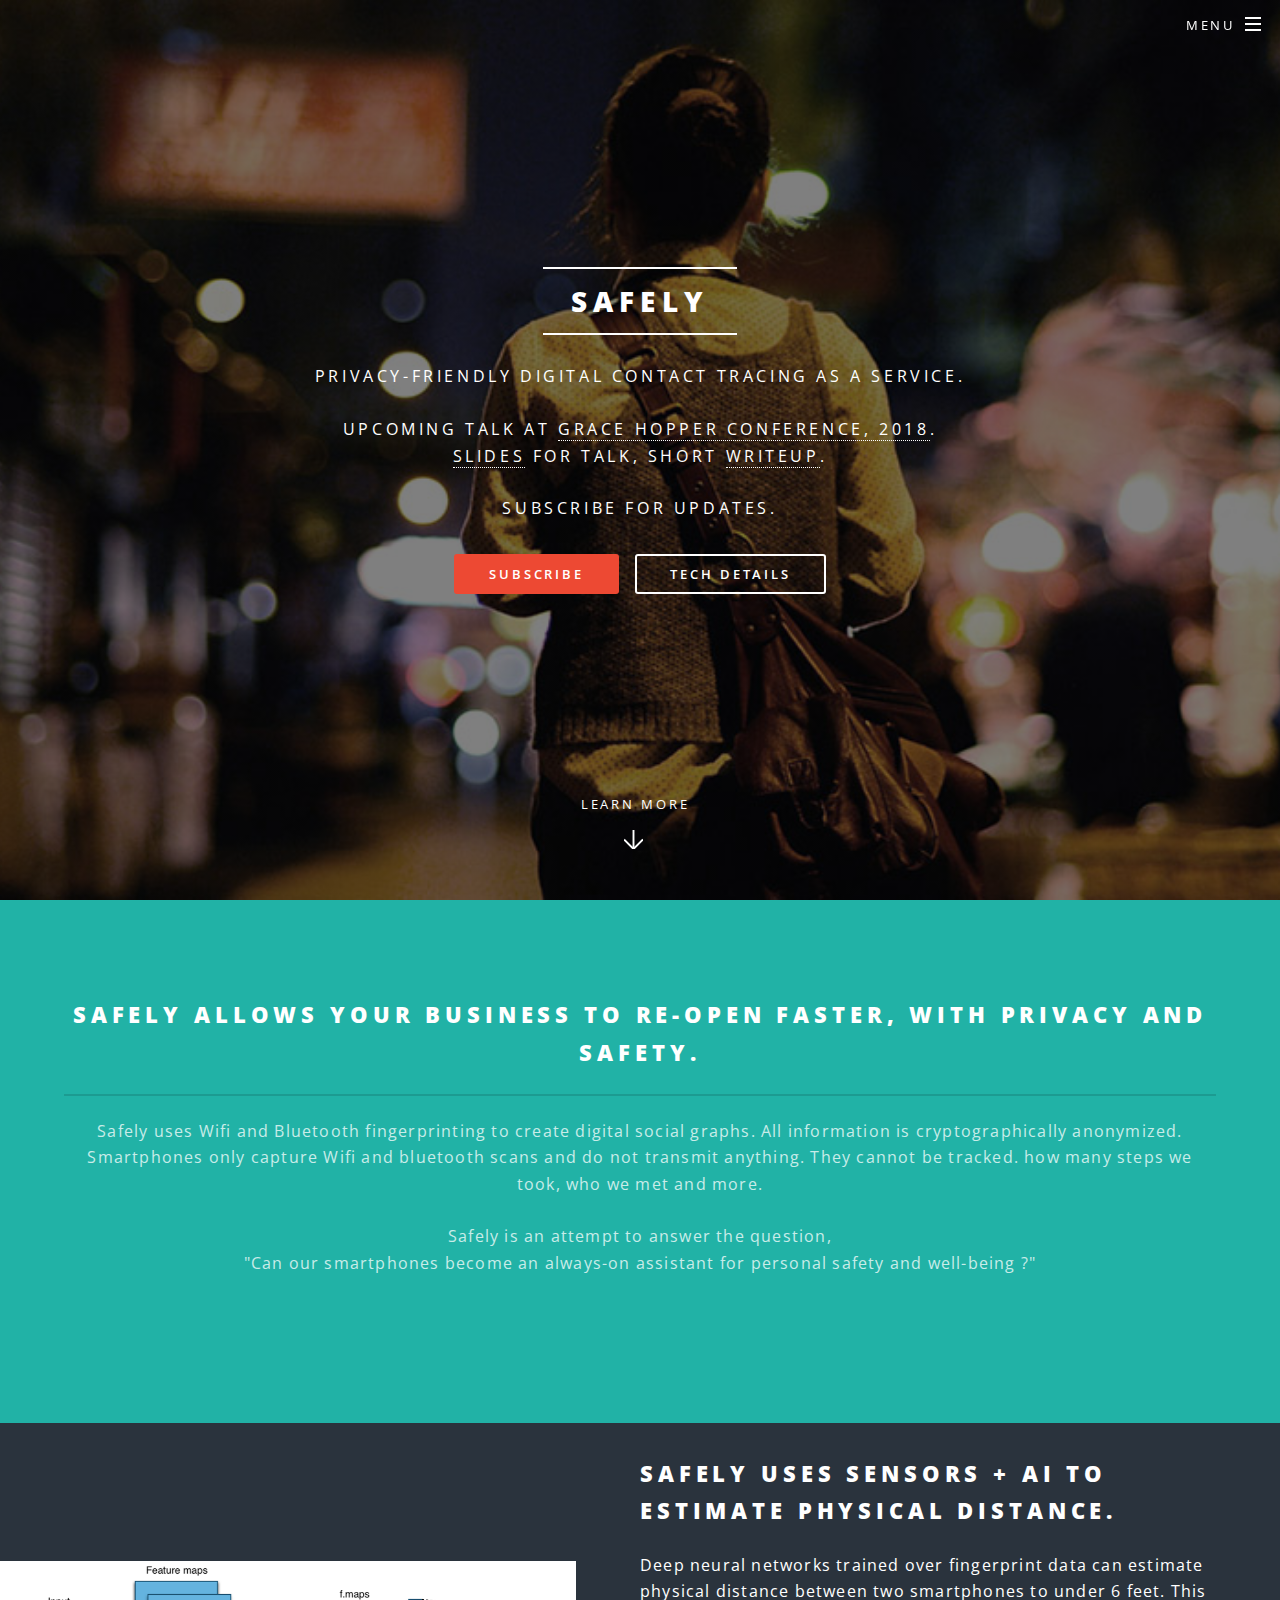
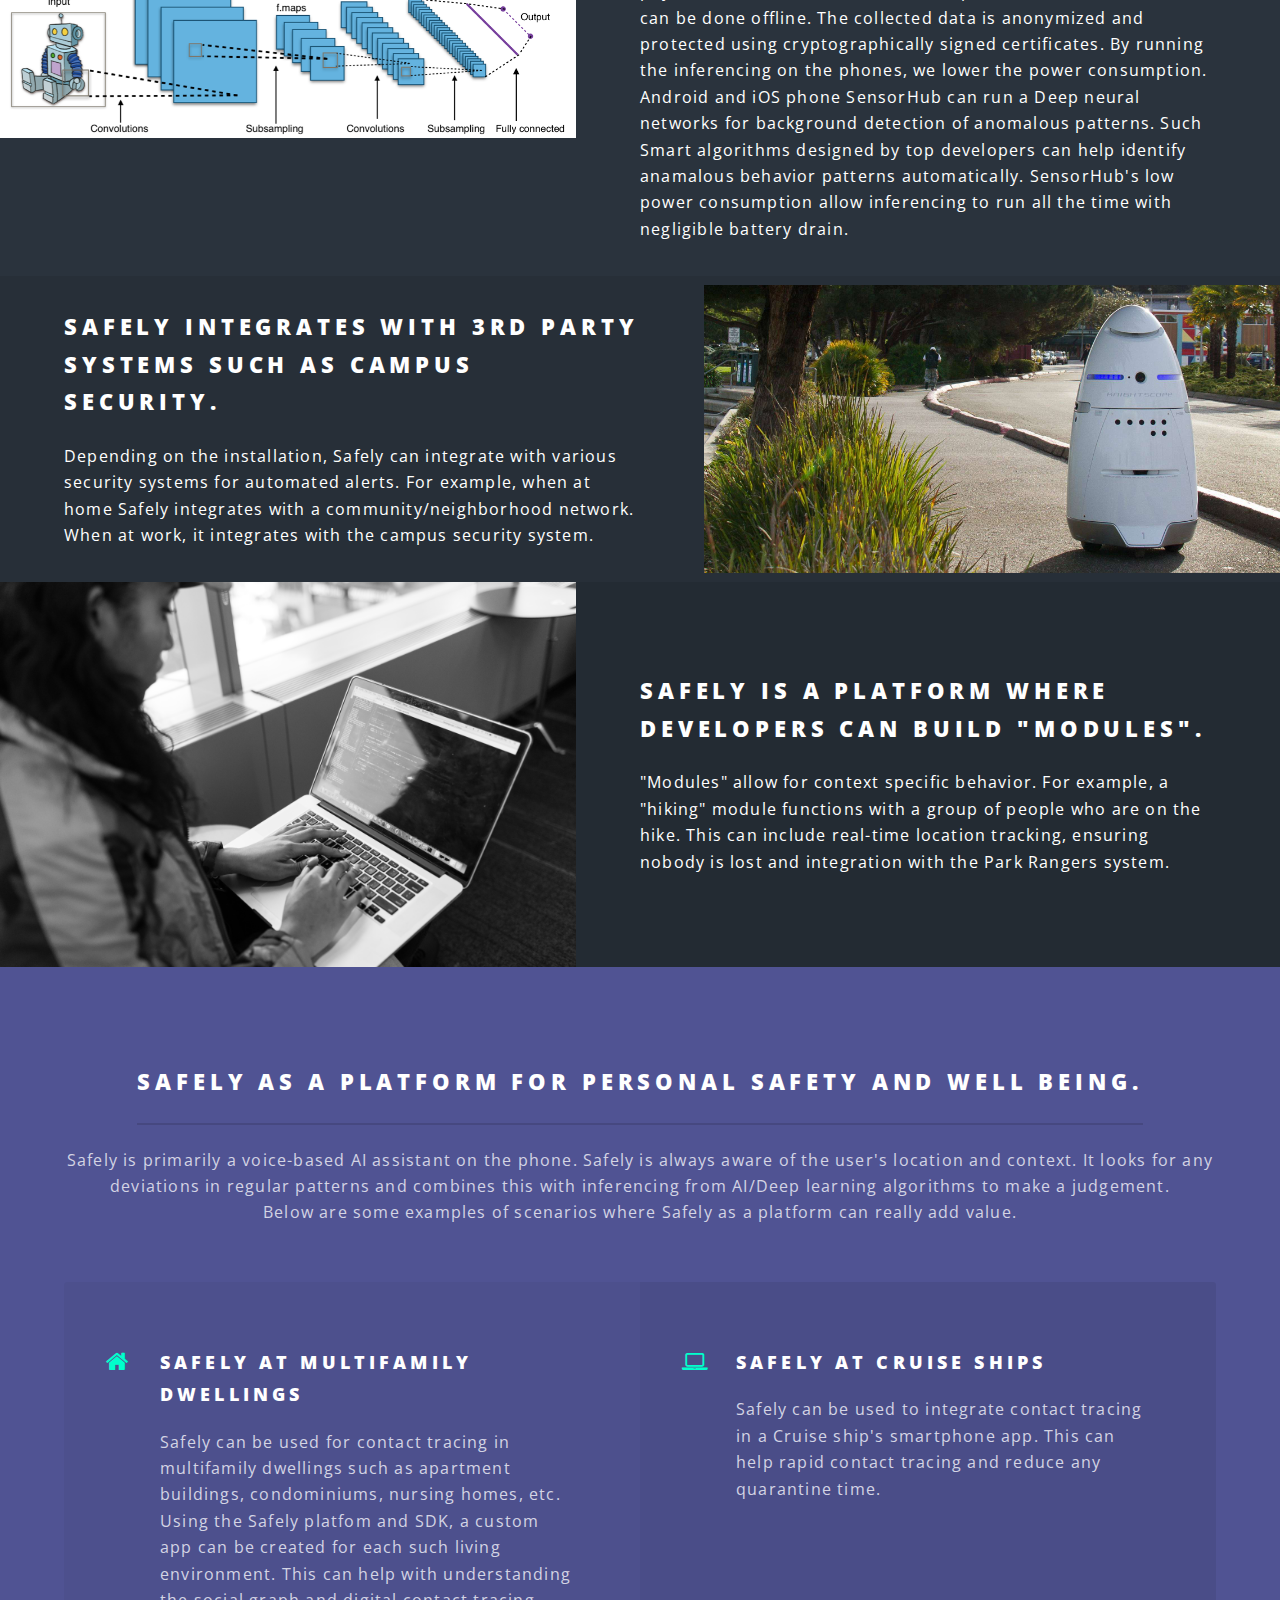
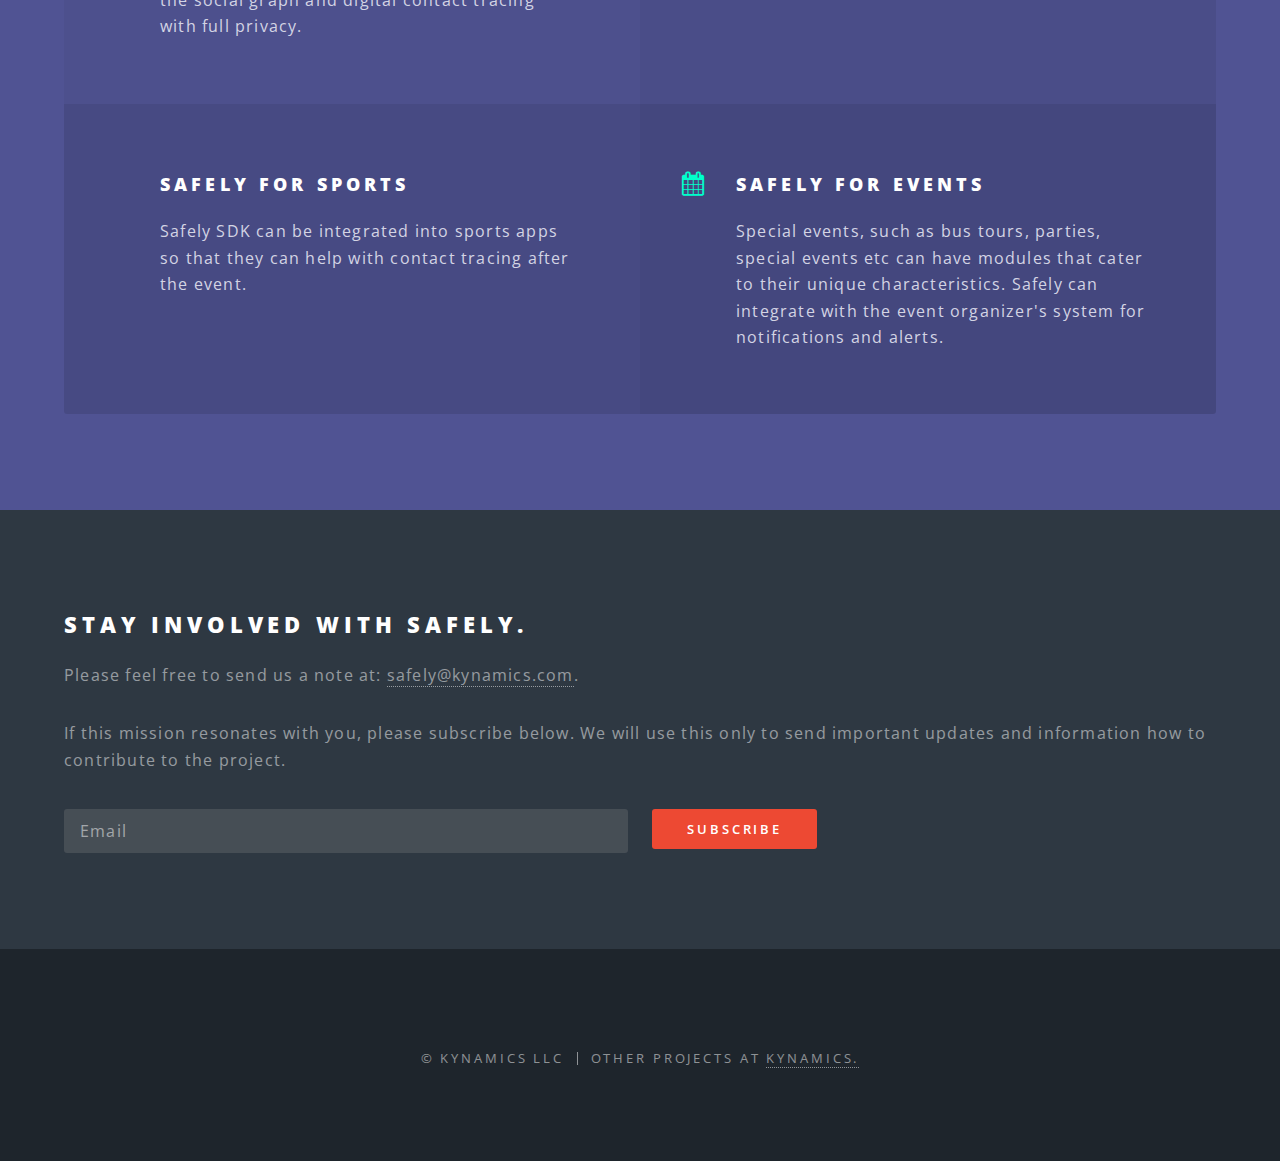
<file: index.html>
<!DOCTYPE HTML>
<html>
	<head>
		<title>Safely -- Privacy-friendly Contact-tracing as a Service.</title>
		<meta charset="utf-8" />
		<meta name="viewport" content="width=device-width, initial-scale=1, user-scalable=no" />
		<link rel="stylesheet" href="assets/css/main.css" />
		<noscript><link rel="stylesheet" href="assets/css/noscript.css" /></noscript>
        <!-- Global site tag (gtag.js) - Google Analytics -->
        <script async src="https://www.googletagmanager.com/gtag/js?id=UA-96165426-3"></script>
        <script>
  window.dataLayer = window.dataLayer || [];
    function gtag(){dataLayer.push(arguments);}
      gtag('js', new Date());

        gtag('config', 'UA-96165426-3');
        </script>
	</head>
	<body class="landing is-preload">

		<!-- Page Wrapper -->
			<div id="page-wrapper">

				<!-- Header -->
					<header id="header" class="alt">
						<h1><a href="index.html">Safely</a></h1>
						<nav id="nav">
							<ul>
								<li class="special">
									<a href="#menu" class="menuToggle"><span>Menu</span></a>
									<div id="menu">
										<ul>
											<li><a href="index.html">Home</a></li>
											<li><a href="deepdive.html">Deep dive</a></li>
                                            <li><a href="http://eepurl.com/dIiTej">Subscribe</a></li>
										</ul>
									</div>
								</li>
							</ul>
						</nav>
					</header>

				<!-- Banner -->
					<section id="banner">
						<div class="inner">
							<h2>Safely</h2>
							<p>Privacy-friendly digital contact tracing as a service.<br />
                            <br />
                            Upcoming talk at <a
                                href="http://www.cvent.com/events/grace-hopper-celebration/agenda-6083a0df738343e2ad8b262237e56423.aspx?p=13">
                                Grace Hopper Conference, 2018</a>.
                            <br />
                            <a href="safely-slides-ghc.pptx">Slides</a> for talk, short <a href="safely-ghc.pdf">writeup</a>.
                            <br />
                            <br />Subscribe for updates.</p>
							<ul class="actions special">
								<li><a href="http://eepurl.com/dIiTej" class="button primary">Subscribe</a></li>
								<li><a href="deepdive.html" class="button">Tech details</a></li>
							</ul>
						</div>
						<a href="#one" class="more scrolly">Learn More</a>
					</section>

				<!-- One -->
					<section id="one" class="wrapper style1 special">
						<div class="inner">
							<header class="major">
                                <h2>Safely allows your business to re-open faster, with privacy and safety.<br/> </h2>
                                <p>Safely uses Wifi and Bluetooth fingerprinting to create digital social graphs. All information is cryptographically anonymized.<br/>
                                Smartphones only capture Wifi and bluetooth scans and do not transmit anything. They
                                cannot be tracked.
                                how many steps we took, who we met and more.<br /><br /> Safely is an attempt to answer the question, <br />"Can 
                                our smartphones become an always-on assistant for personal safety and well-being ?" <br />
                                <br />
								</p>
							</header>
						</div>
					</section>

				<!-- Two -->
					<section id="two" class="wrapper alt style2">
						<section class="spotlight">
							<div class="image"><img src="images/cnn.png" alt="" /></div><div class="content">
								<h2>Safely uses Sensors + AI to <br />
								estimate physical distance.</h2>
								<p>
                                Deep neural networks trained over fingerprint data can estimate physical distance
                                between two smartphones to under 6 feet. This can be done offline. The collected data is
                                anonymized and protected using cryptographically signed certificates. By running the
                                inferencing on the phones, we lower the power consumption.

                                Android and iOS phone SensorHub can run a Deep neural networks for background detection of anomalous
                                patterns. Such Smart algorithms designed by top developers can help identify anamalous
                                behavior patterns automatically. SensorHub's low power consumption allow inferencing to run all the time with negligible
                                battery drain. 
                                </p>
							</div>
						</section>
						<section class="spotlight">
							<div class="image"><img src="images/campus-bot.jpg" alt="" /></div><div class="content">
								<h2>Safely integrates with 3rd party<br />
								systems such as campus security.</h2>
								<p>Depending on the installation, Safely can integrate with various security systems for
                                automated alerts. For example, when at home Safely integrates with a
                                community/neighborhood network. When at work, it integrates with the campus security
                                system.</p>
							</div>
						</section>
						<section class="spotlight">
							<div class="image"><img src="images/dev-bw.jpg" alt="" /></div><div class="content">
								<h2>Safely is a platform where<br />
								developers can build "modules".</h2>
								<p>"Modules" allow for context specific behavior. For example, a "hiking" module
                                functions with a group of people who are on the hike. This can include real-time location tracking,
                                ensuring nobody is lost and integration with the Park Rangers system.</p>
							</div>
						</section>
					</section>

				<!-- Three -->
					<section id="three" class="wrapper style3 special">
						<div class="inner">
							<header class="major">
								<h2>Safely as a platform for personal safety and well being.</h2>
								<p>Safely is primarily a voice-based AI assistant on the phone. Safely is always aware
                                of the user's location and context. It looks for any deviations in regular patterns and
                                combines this with inferencing from AI/Deep learning algorithms to make a judgement.<br
                                /> Below are some examples of scenarios where Safely as a platform can really add value.</p>
							</header>
							<ul class="features">
								<li class="icon fa-home">
									<h3>Safely at multifamily dwellings</h3>
									<p>Safely can be used for contact tracing in multifamily dwellings such as
                                    apartment buildings, condominiums, nursing homes, etc. Using the Safely platfom and
                                    SDK, a custom app can be created for each such living environment. This can help
                                    with understanding the social graph and digital contact tracing with full privacy.</p>
								</li>
								<li class="icon fa-laptop">
									<h3>Safely at cruise ships</h3>
									<p>
                                    Safely can be used to integrate contact tracing in a Cruise ship's smartphone app.
                                    This can help rapid contact tracing and reduce any quarantine time.</p>
								</li>
								<li class="icon fa-dumbbell">
									<h3>Safely for sports</h3>
									<p>Safely SDK can be integrated into sports apps so that they can help with contact
                                    tracing after the event.</p>
								</li>
								<li class="icon fa-calendar">
									<h3>Safely for events</h3>
									<p>Special events, such as bus tours, parties, special events etc can have modules
                                    that cater to their unique characteristics. Safely can integrate with the event
                                    organizer's system for notifications and alerts.</p>
								</li>
                                <!--
								<li class="icon fa-heart">
									<h3>Safely for outdoors</h3>
									<p>As an example, in the situation of a group-hike or exercise-groups, Safely can monitor the relative
                                    location of the group of people and notify the Park authority if something unusual
                                    happens.</p>
								</li>
								<li class="icon fa-taxi">
									<h3>Safely for ride-shares</h3>
									<p>Ridesharing apps can use the Safely SDK to record physical separation data,
                                     and duration. This can be used for safe and private contact tracing upon proper
                                     consent from the concerned users. This can help open-up the ride-sharing economy
                                     faster.</p>
								</li>
                                -->
							</ul>
						</div>
					</section>

				<!-- CTA -->
					<section id="subscribe" class="wrapper style4">
						<div class="inner">
							<header>
								<h2>Stay involved with Safely.</h2>
                                <p> Please feel free to send us a note at: <a
                                    href="mailto:safely@kynamics.com">safely@kynamics.com</a>. </p>
								<p>If this mission resonates with you, please subscribe below. We will use this
                                only to send important updates and information how to contribute to the project.</p>
						<form method="post"
                            action="https://getsafely.us19.list-manage.com/subscribe/post?u=1531d19e5ed75ccebbc03b3f2&amp;id=b6e7a5124b"
                            class="validate" target="_blank" novalidate>
						<div class="row gtr-uniform">
                            <div class="col-6 col-12-xsmall">
                                <input type="email" name="EMAIL" id="demo-email" value="" placeholder="Email" required/>
                            </div>
						    <div class="col-6 col-12-xsmall">
							<ul class="actions stacked">
                                <li><input type="submit" value="Subscribe" name="subscribe" class="primary" /></li>
							</ul>
                            </div>
                           </div>
					      </form>
					     </header>
						</div>
					</section>

				<!-- Footer -->
					<footer id="footer">
						<ul class="copyright">
							<li>&copy; Kynamics LLC</li><li>Other projects at <a href="https://kynamics.com">Kynamics.</a></li>
						</ul>
					</footer>

			</div>

		<!-- Scripts -->
			<script src="assets/js/jquery.min.js"></script>
			<script src="assets/js/jquery.scrollex.min.js"></script>
			<script src="assets/js/jquery.scrolly.min.js"></script>
			<script src="assets/js/browser.min.js"></script>
			<script src="assets/js/breakpoints.min.js"></script>
			<script src="assets/js/util.js"></script>
			<script src="assets/js/main.js"></script>

	</body>
</html>
</file>
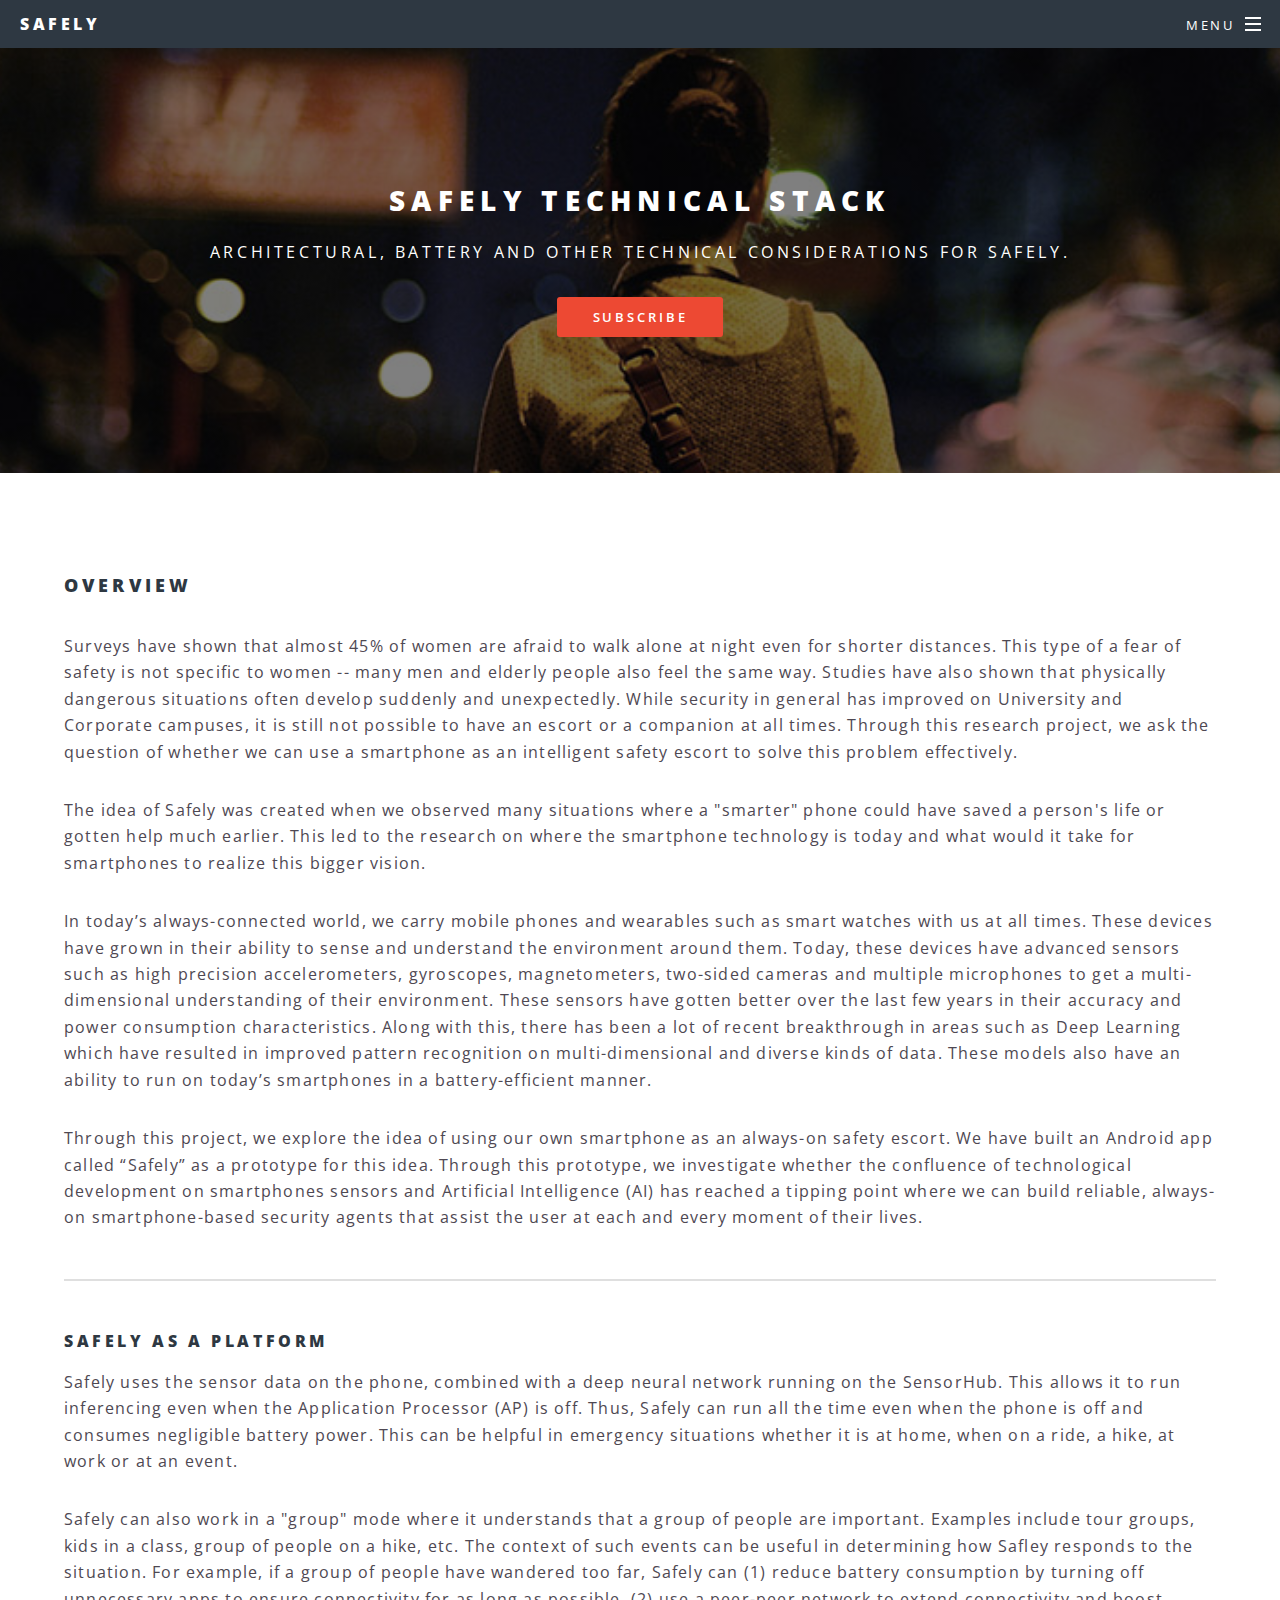
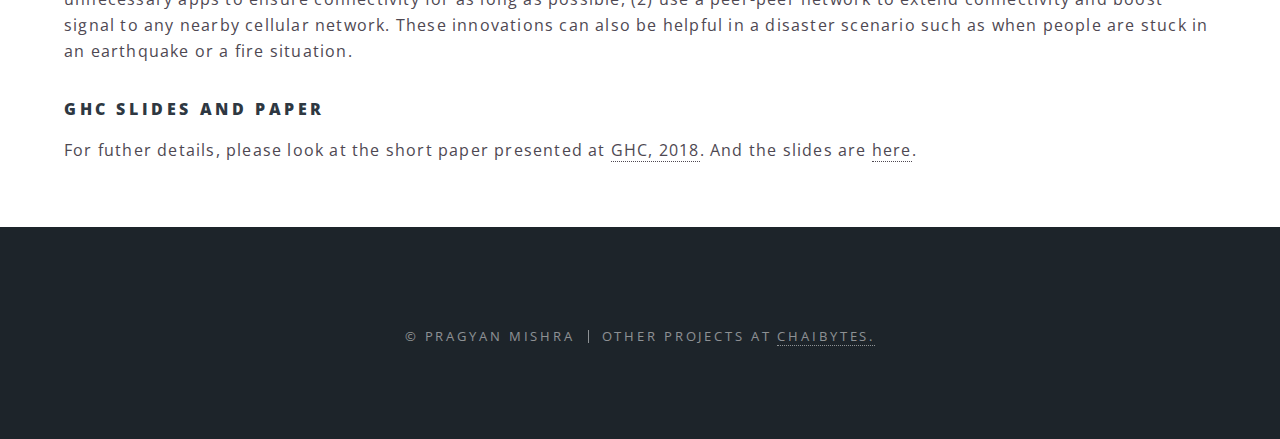
<file: deepdive.html>
<!DOCTYPE HTML>
<html>
	<head>
		<title>Safely -- AI-based assistant for physical safety and well being.</title>
		<meta charset="utf-8" />
		<meta name="viewport" content="width=device-width, initial-scale=1, user-scalable=no" />
		<link rel="stylesheet" href="assets/css/main.css" />
		<noscript><link rel="stylesheet" href="assets/css/noscript.css" /></noscript>
	</head>
	<body class="is-preload">

		<!-- Page Wrapper -->
			<div id="page-wrapper">

				<!-- Header -->
					<header id="header">
						<h1><a href="index.html">Safely</a></h1>
						<nav id="nav">
							<ul>
								<li class="special">
									<a href="#menu" class="menuToggle"><span>Menu</span></a>
									<div id="menu">
										<ul>
											<li><a href="index.html">Home</a></li>
											<li><a href="deepdive.html">Deep dive</a></li>
                                            <li><a href="http://eepurl.com/dIiTej">Subscribe</a></li>
										</ul>
									</div>
								</li>
							</ul>
						</nav>
					</header>

				<!-- Main -->
					<article id="main">
						<header>
							<h2>Safely Technical Stack</h2>
                            <p>Architectural, battery and other technical considerations for Safely.</p>
                        <ul class="actions special">
                            <li><a href="http://eepurl.com/dIiTej" class="button primary">Subscribe</a></li>
                        </ul>

                        </header>
						<section class="wrapper style5">
							<div class="inner">

                                <h3>Overview</h3> <p>
                              
                                <p> 
Surveys have shown that almost 45% of women are afraid to walk alone at night even for shorter distances. This type of a
fear of safety is not specific to women -- many men and elderly people also feel the same way. Studies have also shown
that physically dangerous situations often develop suddenly and unexpectedly.  While security in general has improved on
University and Corporate campuses, it is still not possible to have an escort or a companion at all times. Through this
research project, we ask the question of whether we can use a smartphone as an intelligent safety escort to solve this problem
effectively.</p>

<p>The idea of Safely was created when we observed many situations where a "smarter" phone could have saved a person's life
or gotten help much earlier. This led to the research on where the smartphone technology is today and what would it take
for smartphones to realize this bigger vision.</p>

<p>In today’s always-connected world, we carry mobile phones and wearables such as smart watches with us at all times.
These devices have grown in their ability to sense and understand the environment around them. Today, these devices have
advanced sensors such as high precision accelerometers, gyroscopes, magnetometers, two-sided cameras and multiple
microphones to get a multi-dimensional understanding of their environment. These sensors have gotten better over the
last few years in their accuracy and power consumption characteristics. Along with this, there has been a lot of recent
breakthrough in areas such as Deep Learning which have resulted in improved pattern recognition on multi-dimensional and
diverse kinds of data. These models also have an ability to run on today’s smartphones in a battery-efficient manner.
</p>

<p>Through this project, we explore the idea of using our own smartphone as an always-on safety escort. We have built an Android
app called “Safely” as a prototype for this idea. Through this prototype, we investigate whether the confluence of
technological development on smartphones sensors and Artificial Intelligence (AI) has reached a tipping point where we
can build reliable, always-on smartphone-based security agents that assist the user at each and every moment of their
lives.  </p>

								<hr />

								<h4>Safely as a platform</h4>
								<p>
                               
Safely uses the sensor data on the phone, combined with a deep neural network running on the SensorHub. This allows it
to run inferencing even when the Application Processor (AP) is off. Thus, Safely can run all the time even when the
phone is off and consumes negligible battery power. This can be helpful in emergency situations whether it is at home,
when on a ride, a hike, at work or at an event. </p>

                                <p>
Safely can also work in a "group" mode where it understands that a group of people are important. Examples include tour
groups, kids in a class, group of people on a hike, etc. The context of such events can be useful in determining how
Safley responds to the situation. For example, if a group of people have wandered too far, Safely can (1) reduce battery
consumption by turning off unnecessary apps to ensure connectivity for as long as possible, (2) use a peer-peer network
to extend connectivity and boost signal to any nearby cellular network. These innovations can also be helpful in a
disaster scenario such as when people are stuck in an earthquake or a fire situation.
</p>

<h4> GHC Slides and paper</h4>

For futher details, please look at the short paper presented at <a href="http://getsafely.net/safely-ghc.pdf">GHC, 2018</a>. And the slides are <a
                                                                   href="http://getsafely.net/safely-slides-ghc.pptx">here</a>.
							</div>
						</section>
					</article>

				<!-- Footer -->
					<footer id="footer">
                            <!--
						<ul class="icons">
							<li><a href="#" class="icon fa-twitter"><span class="label">Twitter</span></a></li>
							<li><a href="#" class="icon fa-facebook"><span class="label">Facebook</span></a></li>
							<li><a href="#" class="icon fa-instagram"><span class="label">Instagram</span></a></li>
                            <li><a href="#" class="icon fa-dribbble"><span class="label">Dribbble</span></a></li>
							<li><a href="mailto:class="icon fa-envelope-o"><span class="label">Email</span></a></li>
						</ul>
                            -->
						<ul class="copyright">
							<li>&copy; Pragyan Mishra</li><li>Other projects at <a href="http://chaibytes.com">Chaibytes.</a></li>
						</ul>
					</footer>

			</div>

		<!-- Scripts -->
			<script src="assets/js/jquery.min.js"></script>
			<script src="assets/js/jquery.scrollex.min.js"></script>
			<script src="assets/js/jquery.scrolly.min.js"></script>
			<script src="assets/js/browser.min.js"></script>
			<script src="assets/js/breakpoints.min.js"></script>
			<script src="assets/js/util.js"></script>
			<script src="assets/js/main.js"></script>

	</body>
</html>
</file>
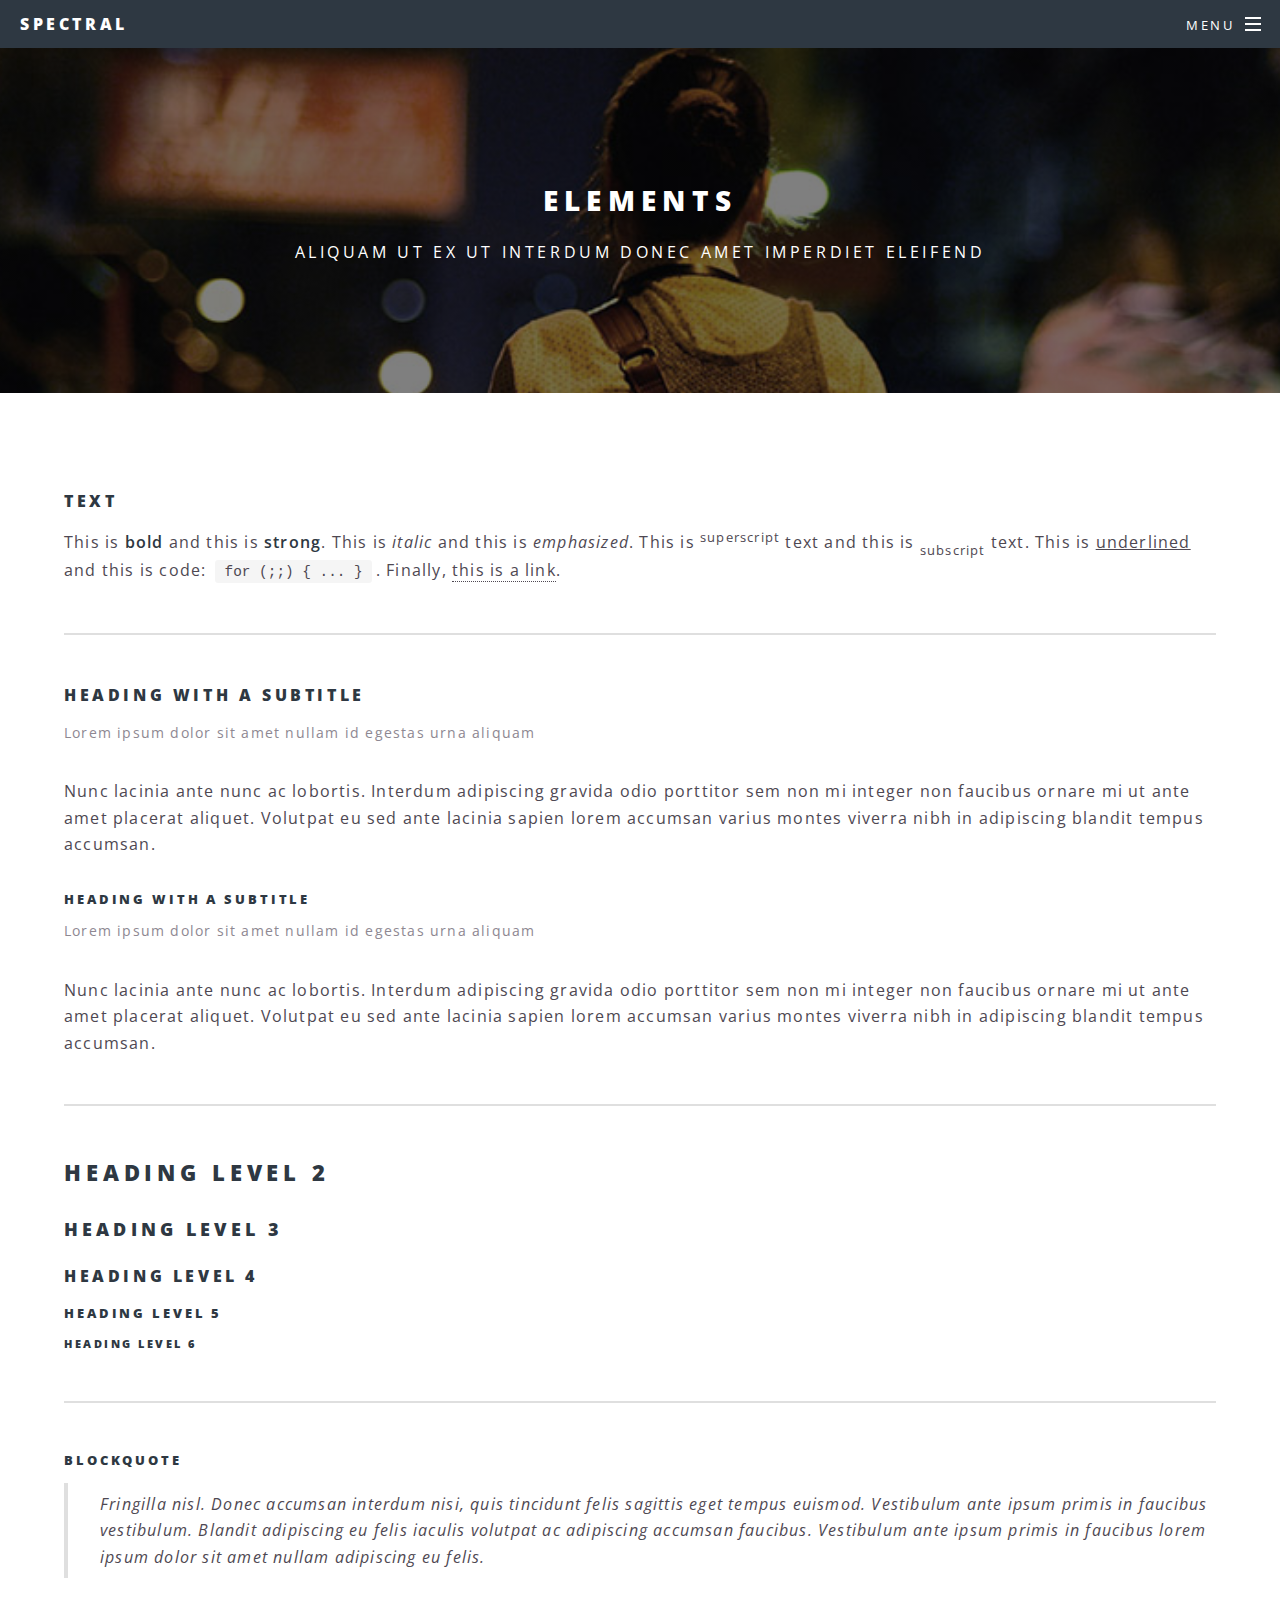
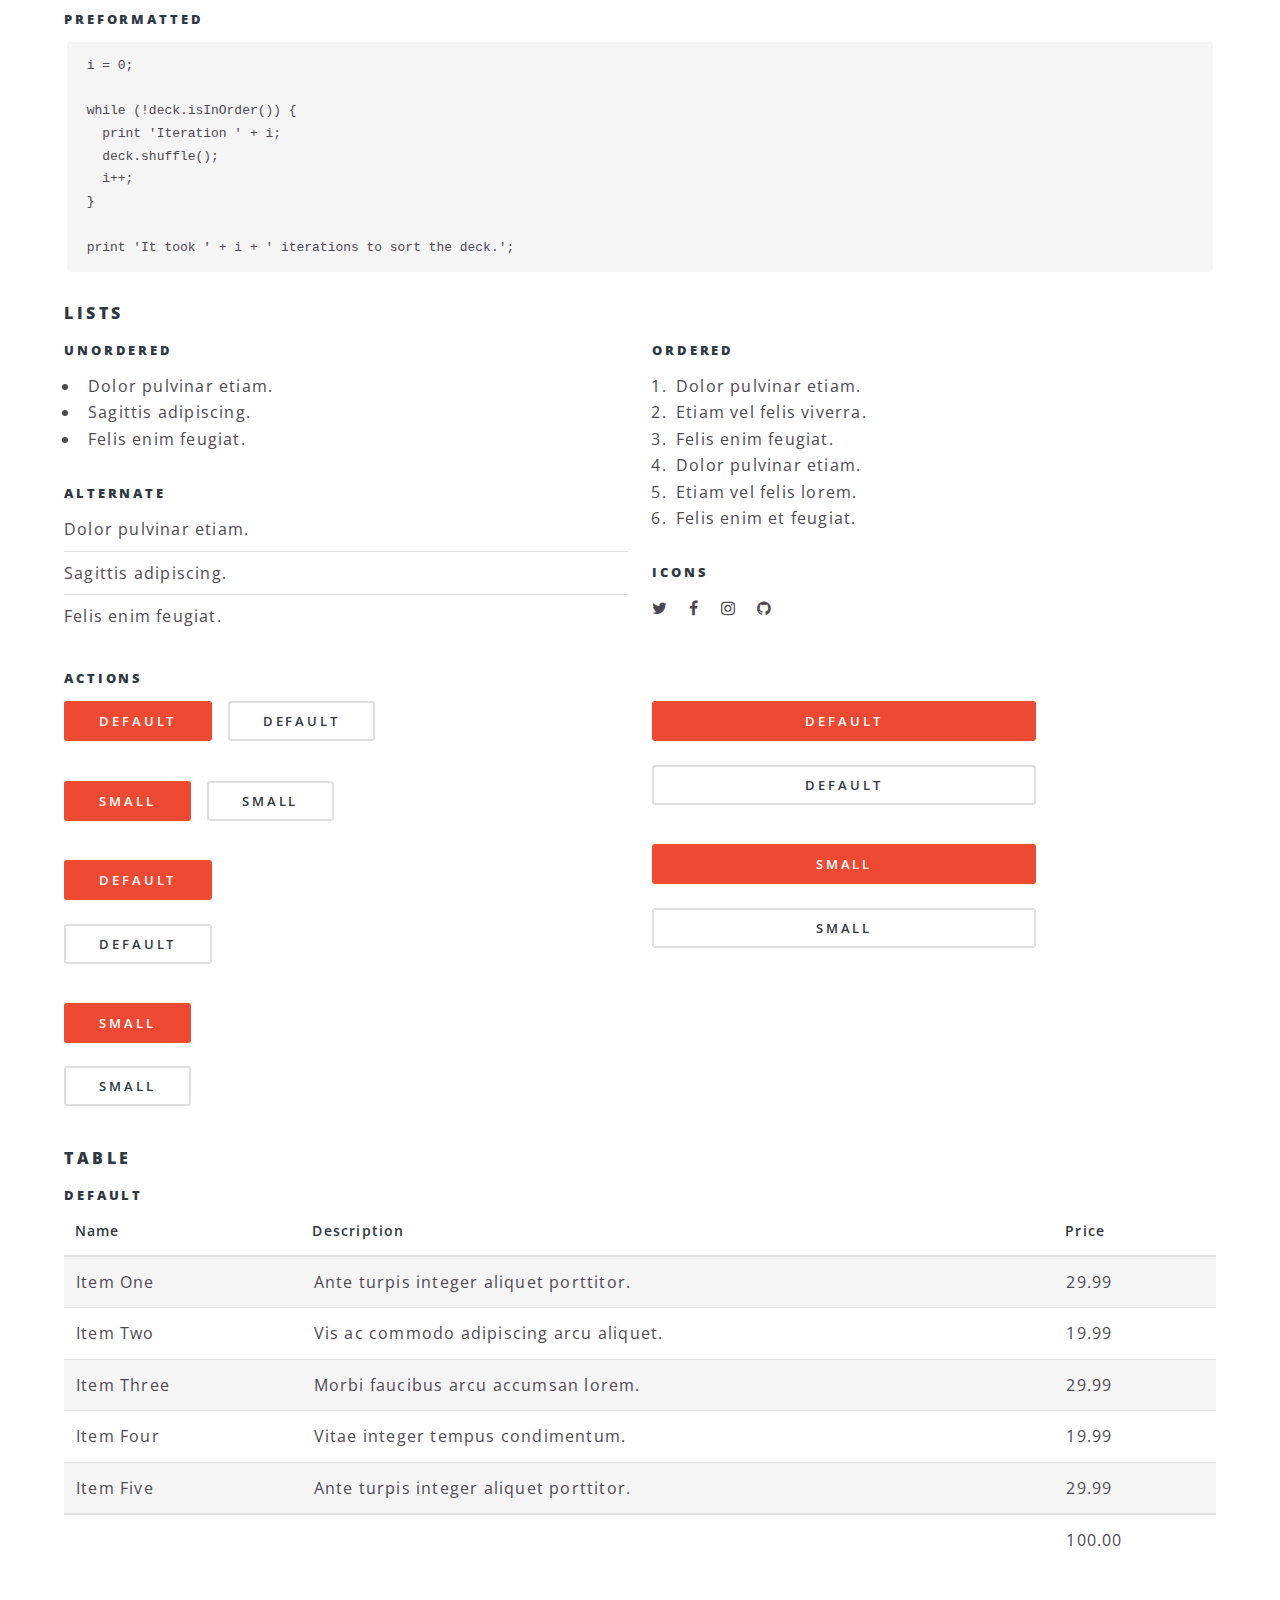
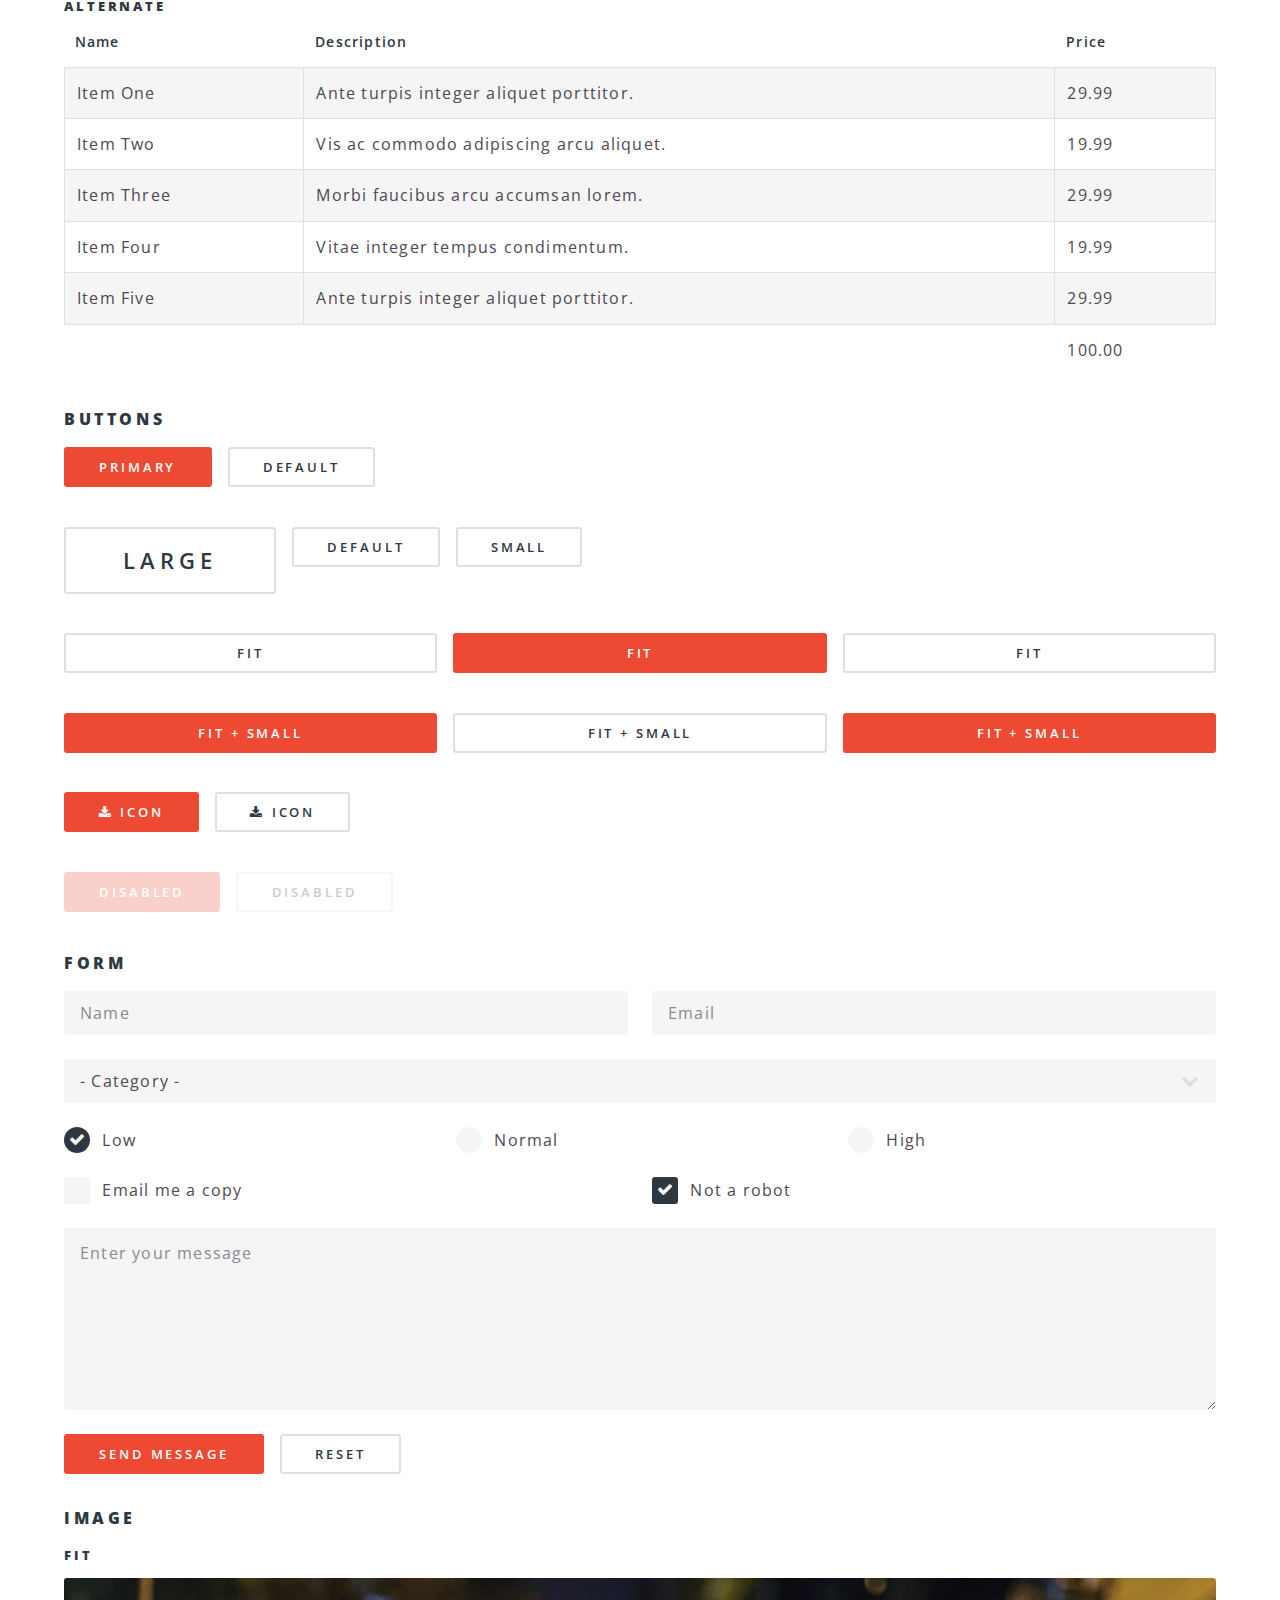
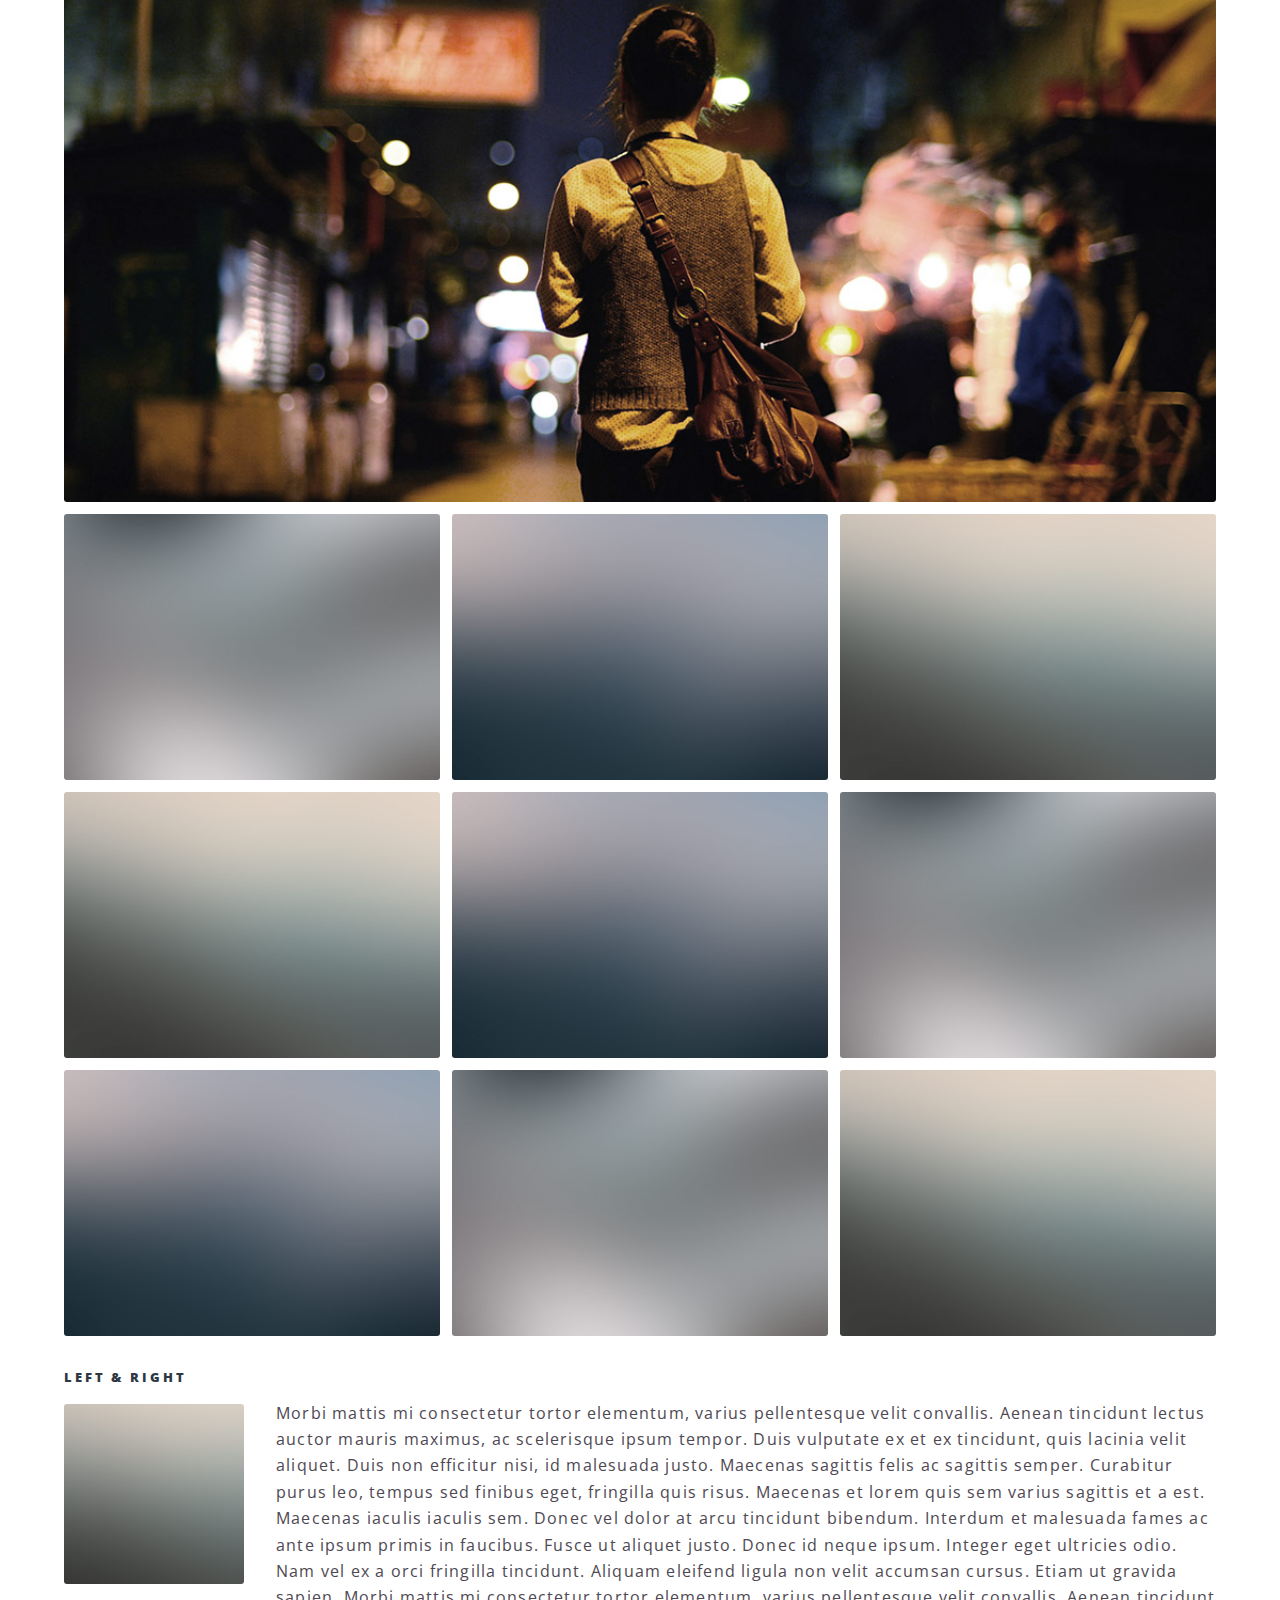
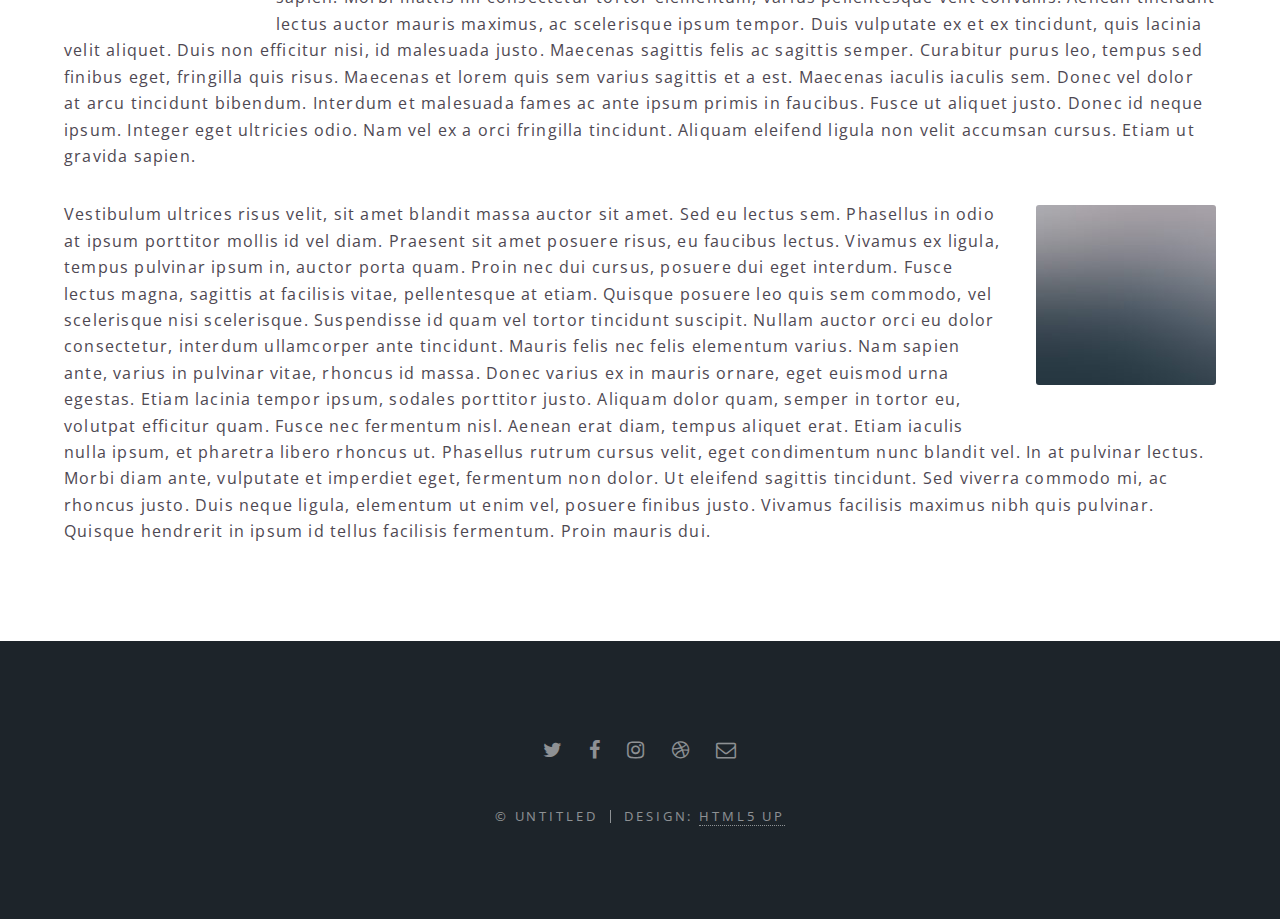
<file: elements.html>
<!DOCTYPE HTML>
<!--
	Spectral by HTML5 UP
	html5up.net | @ajlkn
	Free for personal and commercial use under the CCA 3.0 license (html5up.net/license)
-->
<html>
	<head>
		<title>Elements - Spectral by HTML5 UP</title>
		<meta charset="utf-8" />
		<meta name="viewport" content="width=device-width, initial-scale=1, user-scalable=no" />
		<link rel="stylesheet" href="assets/css/main.css" />
		<noscript><link rel="stylesheet" href="assets/css/noscript.css" /></noscript>
	</head>
	<body class="is-preload">

		<!-- Page Wrapper -->
			<div id="page-wrapper">

				<!-- Header -->
					<header id="header">
						<h1><a href="index.html">Spectral</a></h1>
						<nav id="nav">
							<ul>
								<li class="special">
									<a href="#menu" class="menuToggle"><span>Menu</span></a>
									<div id="menu">
										<ul>
											<li><a href="index.html">Home</a></li>
											<li><a href="generic.html">Generic</a></li>
											<li><a href="elements.html">Elements</a></li>
											<li><a href="#">Sign Up</a></li>
											<li><a href="#">Log In</a></li>
										</ul>
									</div>
								</li>
							</ul>
						</nav>
					</header>

				<!-- Main -->
					<article id="main">
						<header>
							<h2>Elements</h2>
							<p>Aliquam ut ex ut interdum donec amet imperdiet eleifend</p>
						</header>
						<section class="wrapper style5">
							<div class="inner">

								<section>
									<h4>Text</h4>
									<p>This is <b>bold</b> and this is <strong>strong</strong>. This is <i>italic</i> and this is <em>emphasized</em>.
									This is <sup>superscript</sup> text and this is <sub>subscript</sub> text.
									This is <u>underlined</u> and this is code: <code>for (;;) { ... }</code>. Finally, <a href="#">this is a link</a>.</p>
									<hr />
									<header>
										<h4>Heading with a Subtitle</h4>
										<p>Lorem ipsum dolor sit amet nullam id egestas urna aliquam</p>
									</header>
									<p>Nunc lacinia ante nunc ac lobortis. Interdum adipiscing gravida odio porttitor sem non mi integer non faucibus ornare mi ut ante amet placerat aliquet. Volutpat eu sed ante lacinia sapien lorem accumsan varius montes viverra nibh in adipiscing blandit tempus accumsan.</p>
									<header>
										<h5>Heading with a Subtitle</h5>
										<p>Lorem ipsum dolor sit amet nullam id egestas urna aliquam</p>
									</header>
									<p>Nunc lacinia ante nunc ac lobortis. Interdum adipiscing gravida odio porttitor sem non mi integer non faucibus ornare mi ut ante amet placerat aliquet. Volutpat eu sed ante lacinia sapien lorem accumsan varius montes viverra nibh in adipiscing blandit tempus accumsan.</p>
									<hr />
									<h2>Heading Level 2</h2>
									<h3>Heading Level 3</h3>
									<h4>Heading Level 4</h4>
									<h5>Heading Level 5</h5>
									<h6>Heading Level 6</h6>
									<hr />
									<h5>Blockquote</h5>
									<blockquote>Fringilla nisl. Donec accumsan interdum nisi, quis tincidunt felis sagittis eget tempus euismod. Vestibulum ante ipsum primis in faucibus vestibulum. Blandit adipiscing eu felis iaculis volutpat ac adipiscing accumsan faucibus. Vestibulum ante ipsum primis in faucibus lorem ipsum dolor sit amet nullam adipiscing eu felis.</blockquote>
									<h5>Preformatted</h5>
									<pre><code>i = 0;

while (!deck.isInOrder()) {
  print 'Iteration ' + i;
  deck.shuffle();
  i++;
}

print 'It took ' + i + ' iterations to sort the deck.';</code></pre>
								</section>

								<section>
									<h4>Lists</h4>
									<div class="row">
										<div class="col-6 col-12-medium">
											<h5>Unordered</h5>
											<ul>
												<li>Dolor pulvinar etiam.</li>
												<li>Sagittis adipiscing.</li>
												<li>Felis enim feugiat.</li>
											</ul>
											<h5>Alternate</h5>
											<ul class="alt">
												<li>Dolor pulvinar etiam.</li>
												<li>Sagittis adipiscing.</li>
												<li>Felis enim feugiat.</li>
											</ul>
										</div>
										<div class="col-6 col-12-medium">
											<h5>Ordered</h5>
											<ol>
												<li>Dolor pulvinar etiam.</li>
												<li>Etiam vel felis viverra.</li>
												<li>Felis enim feugiat.</li>
												<li>Dolor pulvinar etiam.</li>
												<li>Etiam vel felis lorem.</li>
												<li>Felis enim et feugiat.</li>
											</ol>
											<h5>Icons</h5>
											<ul class="icons">
												<li><a href="#" class="icon fa-twitter"><span class="label">Twitter</span></a></li>
												<li><a href="#" class="icon fa-facebook"><span class="label">Facebook</span></a></li>
												<li><a href="#" class="icon fa-instagram"><span class="label">Instagram</span></a></li>
												<li><a href="#" class="icon fa-github"><span class="label">Github</span></a></li>
											</ul>
										</div>
									</div>
									<h5>Actions</h5>
									<div class="row">
										<div class="col-6 col-12-medium">
											<ul class="actions">
												<li><a href="#" class="button primary">Default</a></li>
												<li><a href="#" class="button">Default</a></li>
											</ul>
											<ul class="actions small">
												<li><a href="#" class="button primary small">Small</a></li>
												<li><a href="#" class="button small">Small</a></li>
											</ul>
											<ul class="actions stacked">
												<li><a href="#" class="button primary">Default</a></li>
												<li><a href="#" class="button">Default</a></li>
											</ul>
											<ul class="actions stacked">
												<li><a href="#" class="button primary small">Small</a></li>
												<li><a href="#" class="button small">Small</a></li>
											</ul>
										</div>
										<div class="col-6 col-12-medium">
											<ul class="actions stacked">
												<li><a href="#" class="button primary fit">Default</a></li>
												<li><a href="#" class="button fit">Default</a></li>
											</ul>
											<ul class="actions stacked">
												<li><a href="#" class="button primary small fit">Small</a></li>
												<li><a href="#" class="button small fit">Small</a></li>
											</ul>
										</div>
									</div>
								</section>

								<section>
									<h4>Table</h4>
									<h5>Default</h5>
									<div class="table-wrapper">
										<table>
											<thead>
												<tr>
													<th>Name</th>
													<th>Description</th>
													<th>Price</th>
												</tr>
											</thead>
											<tbody>
												<tr>
													<td>Item One</td>
													<td>Ante turpis integer aliquet porttitor.</td>
													<td>29.99</td>
												</tr>
												<tr>
													<td>Item Two</td>
													<td>Vis ac commodo adipiscing arcu aliquet.</td>
													<td>19.99</td>
												</tr>
												<tr>
													<td>Item Three</td>
													<td> Morbi faucibus arcu accumsan lorem.</td>
													<td>29.99</td>
												</tr>
												<tr>
													<td>Item Four</td>
													<td>Vitae integer tempus condimentum.</td>
													<td>19.99</td>
												</tr>
												<tr>
													<td>Item Five</td>
													<td>Ante turpis integer aliquet porttitor.</td>
													<td>29.99</td>
												</tr>
											</tbody>
											<tfoot>
												<tr>
													<td colspan="2"></td>
													<td>100.00</td>
												</tr>
											</tfoot>
										</table>
									</div>

									<h5>Alternate</h5>
									<div class="table-wrapper">
										<table class="alt">
											<thead>
												<tr>
													<th>Name</th>
													<th>Description</th>
													<th>Price</th>
												</tr>
											</thead>
											<tbody>
												<tr>
													<td>Item One</td>
													<td>Ante turpis integer aliquet porttitor.</td>
													<td>29.99</td>
												</tr>
												<tr>
													<td>Item Two</td>
													<td>Vis ac commodo adipiscing arcu aliquet.</td>
													<td>19.99</td>
												</tr>
												<tr>
													<td>Item Three</td>
													<td> Morbi faucibus arcu accumsan lorem.</td>
													<td>29.99</td>
												</tr>
												<tr>
													<td>Item Four</td>
													<td>Vitae integer tempus condimentum.</td>
													<td>19.99</td>
												</tr>
												<tr>
													<td>Item Five</td>
													<td>Ante turpis integer aliquet porttitor.</td>
													<td>29.99</td>
												</tr>
											</tbody>
											<tfoot>
												<tr>
													<td colspan="2"></td>
													<td>100.00</td>
												</tr>
											</tfoot>
										</table>
									</div>
								</section>

								<section>
									<h4>Buttons</h4>
									<ul class="actions">
										<li><a href="#" class="button primary">Primary</a></li>
										<li><a href="#" class="button">Default</a></li>
									</ul>
									<ul class="actions">
										<li><a href="#" class="button large">Large</a></li>
										<li><a href="#" class="button">Default</a></li>
										<li><a href="#" class="button small">Small</a></li>
									</ul>
									<ul class="actions fit">
										<li><a href="#" class="button fit">Fit</a></li>
										<li><a href="#" class="button primary fit">Fit</a></li>
										<li><a href="#" class="button fit">Fit</a></li>
									</ul>
									<ul class="actions fit small">
										<li><a href="#" class="button primary fit small">Fit + Small</a></li>
										<li><a href="#" class="button fit small">Fit + Small</a></li>
										<li><a href="#" class="button primary fit small">Fit + Small</a></li>
									</ul>
									<ul class="actions">
										<li><a href="#" class="button primary icon fa-download">Icon</a></li>
										<li><a href="#" class="button icon fa-download">Icon</a></li>
									</ul>
									<ul class="actions">
										<li><span class="button primary disabled">Disabled</span></li>
										<li><span class="button disabled">Disabled</span></li>
									</ul>
								</section>

								<section>
									<h4>Form</h4>
									<form method="post" action="#">
										<div class="row gtr-uniform">
											<div class="col-6 col-12-xsmall">
												<input type="text" name="demo-name" id="demo-name" value="" placeholder="Name" />
											</div>
											<div class="col-6 col-12-xsmall">
												<input type="email" name="demo-email" id="demo-email" value="" placeholder="Email" />
											</div>
											<div class="col-12">
												<select name="demo-category" id="demo-category">
													<option value="">- Category -</option>
													<option value="1">Manufacturing</option>
													<option value="1">Shipping</option>
													<option value="1">Administration</option>
													<option value="1">Human Resources</option>
												</select>
											</div>
											<div class="col-4 col-12-small">
												<input type="radio" id="demo-priority-low" name="demo-priority" checked>
												<label for="demo-priority-low">Low</label>
											</div>
											<div class="col-4 col-12-small">
												<input type="radio" id="demo-priority-normal" name="demo-priority">
												<label for="demo-priority-normal">Normal</label>
											</div>
											<div class="col-4 col-12-small">
												<input type="radio" id="demo-priority-high" name="demo-priority">
												<label for="demo-priority-high">High</label>
											</div>
											<div class="col-6 col-12-small">
												<input type="checkbox" id="demo-copy" name="demo-copy">
												<label for="demo-copy">Email me a copy</label>
											</div>
											<div class="col-6 col-12-small">
												<input type="checkbox" id="demo-human" name="demo-human" checked>
												<label for="demo-human">Not a robot</label>
											</div>
											<div class="col-12">
												<textarea name="demo-message" id="demo-message" placeholder="Enter your message" rows="6"></textarea>
											</div>
											<div class="col-12">
												<ul class="actions">
													<li><input type="submit" value="Send Message" class="primary" /></li>
													<li><input type="reset" value="Reset" /></li>
												</ul>
											</div>
										</div>
									</form>
								</section>

								<section>
									<h4>Image</h4>
									<h5>Fit</h5>
									<div class="box alt">
										<div class="row gtr-50 gtr-uniform">
											<div class="col-12"><span class="image fit"><img src="images/banner.jpg" alt="" /></span></div>
											<div class="col-4"><span class="image fit"><img src="images/pic01.jpg" alt="" /></span></div>
											<div class="col-4"><span class="image fit"><img src="images/pic02.jpg" alt="" /></span></div>
											<div class="col-4"><span class="image fit"><img src="images/pic03.jpg" alt="" /></span></div>
											<div class="col-4"><span class="image fit"><img src="images/pic03.jpg" alt="" /></span></div>
											<div class="col-4"><span class="image fit"><img src="images/pic02.jpg" alt="" /></span></div>
											<div class="col-4"><span class="image fit"><img src="images/pic01.jpg" alt="" /></span></div>
											<div class="col-4"><span class="image fit"><img src="images/pic02.jpg" alt="" /></span></div>
											<div class="col-4"><span class="image fit"><img src="images/pic01.jpg" alt="" /></span></div>
											<div class="col-4"><span class="image fit"><img src="images/pic03.jpg" alt="" /></span></div>
										</div>
									</div>
									<h5>Left &amp; Right</h5>
									<p><span class="image left"><img src="images/pic04.jpg" alt="" /></span>Morbi mattis mi consectetur tortor elementum, varius pellentesque velit convallis. Aenean tincidunt lectus auctor mauris maximus, ac scelerisque ipsum tempor. Duis vulputate ex et ex tincidunt, quis lacinia velit aliquet. Duis non efficitur nisi, id malesuada justo. Maecenas sagittis felis ac sagittis semper. Curabitur purus leo, tempus sed finibus eget, fringilla quis risus. Maecenas et lorem quis sem varius sagittis et a est. Maecenas iaculis iaculis sem. Donec vel dolor at arcu tincidunt bibendum. Interdum et malesuada fames ac ante ipsum primis in faucibus. Fusce ut aliquet justo. Donec id neque ipsum. Integer eget ultricies odio. Nam vel ex a orci fringilla tincidunt. Aliquam eleifend ligula non velit accumsan cursus. Etiam ut gravida sapien. Morbi mattis mi consectetur tortor elementum, varius pellentesque velit convallis. Aenean tincidunt lectus auctor mauris maximus, ac scelerisque ipsum tempor. Duis vulputate ex et ex tincidunt, quis lacinia velit aliquet. Duis non efficitur nisi, id malesuada justo. Maecenas sagittis felis ac sagittis semper. Curabitur purus leo, tempus sed finibus eget, fringilla quis risus. Maecenas et lorem quis sem varius sagittis et a est. Maecenas iaculis iaculis sem. Donec vel dolor at arcu tincidunt bibendum. Interdum et malesuada fames ac ante ipsum primis in faucibus. Fusce ut aliquet justo. Donec id neque ipsum. Integer eget ultricies odio. Nam vel ex a orci fringilla tincidunt. Aliquam eleifend ligula non velit accumsan cursus. Etiam ut gravida sapien.</p>
									<p><span class="image right"><img src="images/pic05.jpg" alt="" /></span>Vestibulum ultrices risus velit, sit amet blandit massa auctor sit amet. Sed eu lectus sem. Phasellus in odio at ipsum porttitor mollis id vel diam. Praesent sit amet posuere risus, eu faucibus lectus. Vivamus ex ligula, tempus pulvinar ipsum in, auctor porta quam. Proin nec dui cursus, posuere dui eget interdum. Fusce lectus magna, sagittis at facilisis vitae, pellentesque at etiam. Quisque posuere leo quis sem commodo, vel scelerisque nisi scelerisque. Suspendisse id quam vel tortor tincidunt suscipit. Nullam auctor orci eu dolor consectetur, interdum ullamcorper ante tincidunt. Mauris felis nec felis elementum varius. Nam sapien ante, varius in pulvinar vitae, rhoncus id massa. Donec varius ex in mauris ornare, eget euismod urna egestas. Etiam lacinia tempor ipsum, sodales porttitor justo. Aliquam dolor quam, semper in tortor eu, volutpat efficitur quam. Fusce nec fermentum nisl. Aenean erat diam, tempus aliquet erat. Etiam iaculis nulla ipsum, et pharetra libero rhoncus ut. Phasellus rutrum cursus velit, eget condimentum nunc blandit vel. In at pulvinar lectus. Morbi diam ante, vulputate et imperdiet eget, fermentum non dolor. Ut eleifend sagittis tincidunt. Sed viverra commodo mi, ac rhoncus justo. Duis neque ligula, elementum ut enim vel, posuere finibus justo. Vivamus facilisis maximus nibh quis pulvinar. Quisque hendrerit in ipsum id tellus facilisis fermentum. Proin mauris dui.</p>
								</section>

							</div>
						</section>
					</article>

				<!-- Footer -->
					<footer id="footer">
						<ul class="icons">
							<li><a href="#" class="icon fa-twitter"><span class="label">Twitter</span></a></li>
							<li><a href="#" class="icon fa-facebook"><span class="label">Facebook</span></a></li>
							<li><a href="#" class="icon fa-instagram"><span class="label">Instagram</span></a></li>
							<li><a href="#" class="icon fa-dribbble"><span class="label">Dribbble</span></a></li>
							<li><a href="#" class="icon fa-envelope-o"><span class="label">Email</span></a></li>
						</ul>
						<ul class="copyright">
							<li>&copy; Untitled</li><li>Design: <a href="http://html5up.net">HTML5 UP</a></li>
						</ul>
					</footer>

			</div>

		<!-- Scripts -->
			<script src="assets/js/jquery.min.js"></script>
			<script src="assets/js/jquery.scrollex.min.js"></script>
			<script src="assets/js/jquery.scrolly.min.js"></script>
			<script src="assets/js/browser.min.js"></script>
			<script src="assets/js/breakpoints.min.js"></script>
			<script src="assets/js/util.js"></script>
			<script src="assets/js/main.js"></script>

	</body>
</html>
</file>
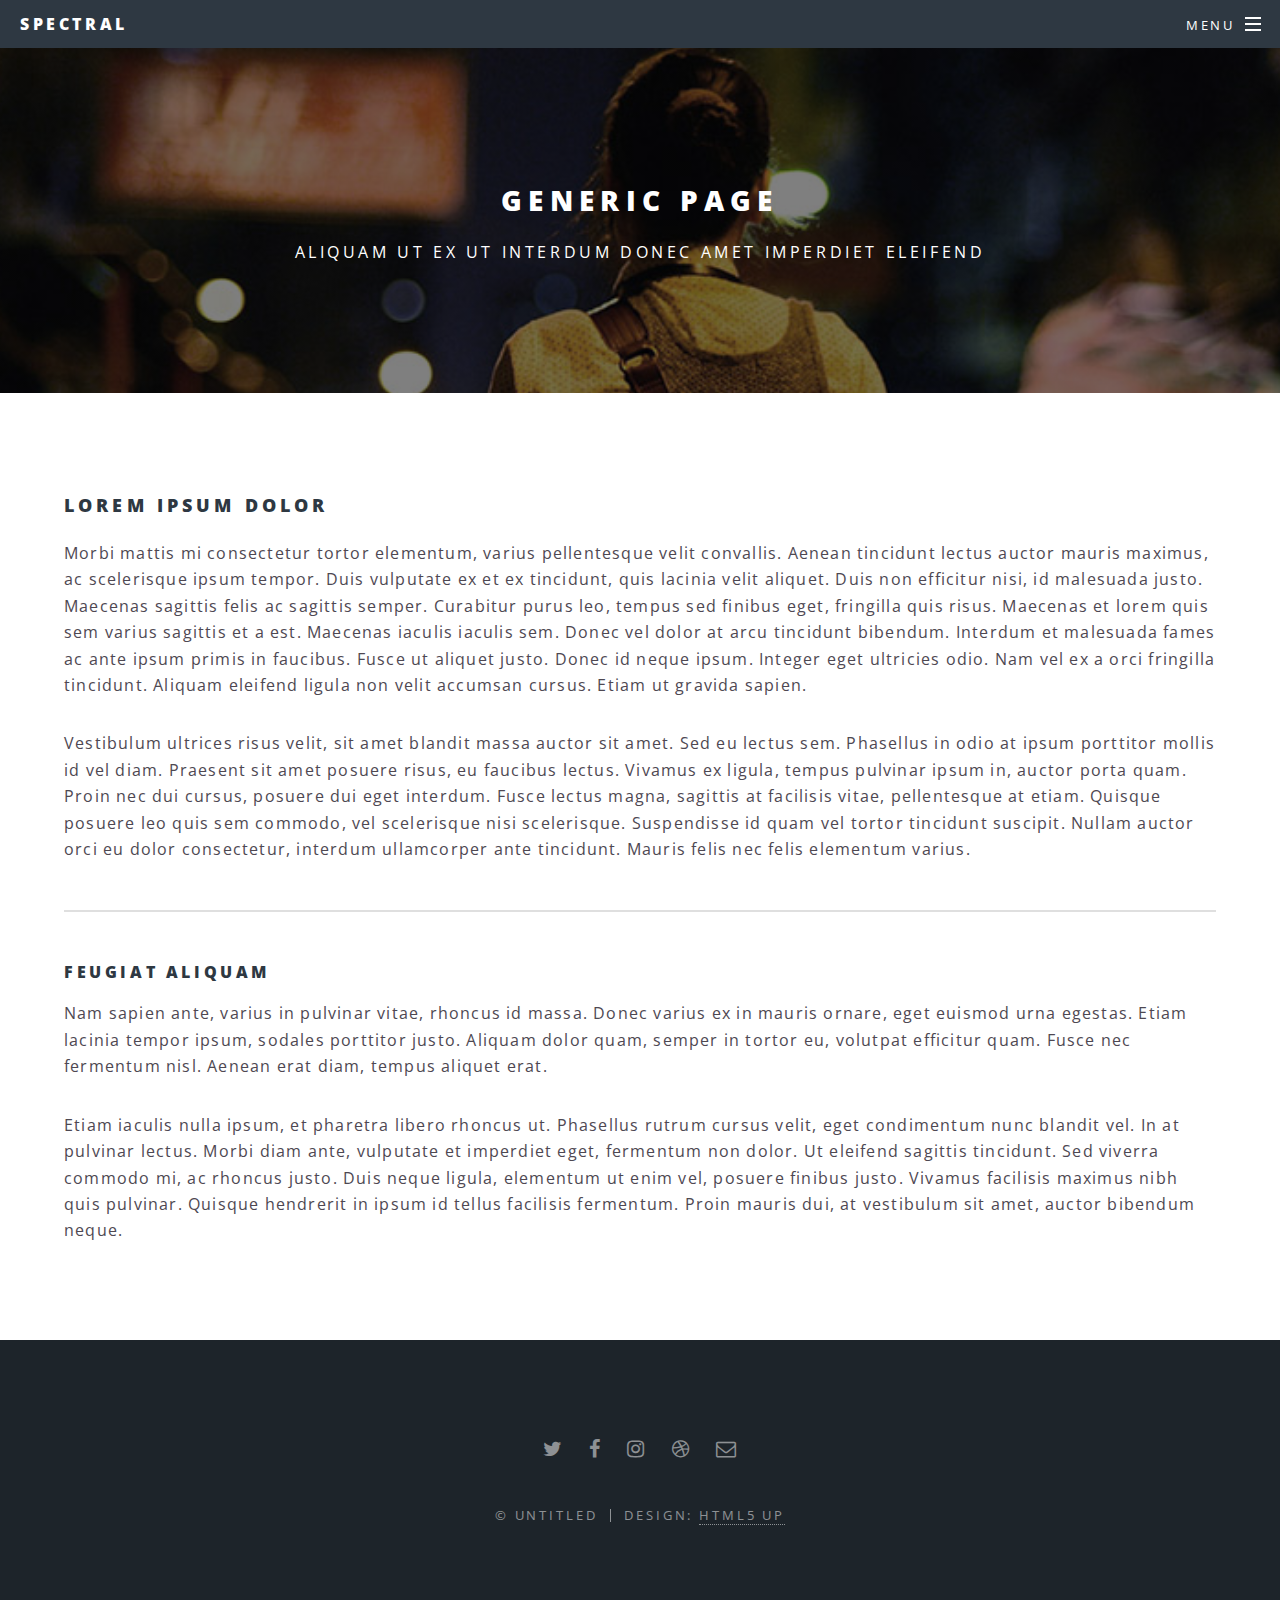
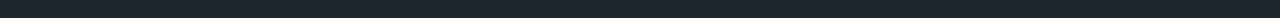
<file: generic.html>
<!DOCTYPE HTML>
<!--
	Spectral by HTML5 UP
	html5up.net | @ajlkn
	Free for personal and commercial use under the CCA 3.0 license (html5up.net/license)
-->
<html>
	<head>
		<title>Generic - Spectral by HTML5 UP</title>
		<meta charset="utf-8" />
		<meta name="viewport" content="width=device-width, initial-scale=1, user-scalable=no" />
		<link rel="stylesheet" href="assets/css/main.css" />
		<noscript><link rel="stylesheet" href="assets/css/noscript.css" /></noscript>
	</head>
	<body class="is-preload">

		<!-- Page Wrapper -->
			<div id="page-wrapper">

				<!-- Header -->
					<header id="header">
						<h1><a href="index.html">Spectral</a></h1>
						<nav id="nav">
							<ul>
								<li class="special">
									<a href="#menu" class="menuToggle"><span>Menu</span></a>
									<div id="menu">
										<ul>
											<li><a href="index.html">Home</a></li>
											<li><a href="generic.html">Generic</a></li>
											<li><a href="elements.html">Elements</a></li>
											<li><a href="#">Sign Up</a></li>
											<li><a href="#">Log In</a></li>
										</ul>
									</div>
								</li>
							</ul>
						</nav>
					</header>

				<!-- Main -->
					<article id="main">
						<header>
							<h2>Generic Page</h2>
							<p>Aliquam ut ex ut interdum donec amet imperdiet eleifend</p>
						</header>
						<section class="wrapper style5">
							<div class="inner">

								<h3>Lorem ipsum dolor</h3>
								<p>Morbi mattis mi consectetur tortor elementum, varius pellentesque velit convallis. Aenean tincidunt lectus auctor mauris maximus, ac scelerisque ipsum tempor. Duis vulputate ex et ex tincidunt, quis lacinia velit aliquet. Duis non efficitur nisi, id malesuada justo. Maecenas sagittis felis ac sagittis semper. Curabitur purus leo, tempus sed finibus eget, fringilla quis risus. Maecenas et lorem quis sem varius sagittis et a est. Maecenas iaculis iaculis sem. Donec vel dolor at arcu tincidunt bibendum. Interdum et malesuada fames ac ante ipsum primis in faucibus. Fusce ut aliquet justo. Donec id neque ipsum. Integer eget ultricies odio. Nam vel ex a orci fringilla tincidunt. Aliquam eleifend ligula non velit accumsan cursus. Etiam ut gravida sapien.</p>

								<p>Vestibulum ultrices risus velit, sit amet blandit massa auctor sit amet. Sed eu lectus sem. Phasellus in odio at ipsum porttitor mollis id vel diam. Praesent sit amet posuere risus, eu faucibus lectus. Vivamus ex ligula, tempus pulvinar ipsum in, auctor porta quam. Proin nec dui cursus, posuere dui eget interdum. Fusce lectus magna, sagittis at facilisis vitae, pellentesque at etiam. Quisque posuere leo quis sem commodo, vel scelerisque nisi scelerisque. Suspendisse id quam vel tortor tincidunt suscipit. Nullam auctor orci eu dolor consectetur, interdum ullamcorper ante tincidunt. Mauris felis nec felis elementum varius.</p>

								<hr />

								<h4>Feugiat aliquam</h4>
								<p>Nam sapien ante, varius in pulvinar vitae, rhoncus id massa. Donec varius ex in mauris ornare, eget euismod urna egestas. Etiam lacinia tempor ipsum, sodales porttitor justo. Aliquam dolor quam, semper in tortor eu, volutpat efficitur quam. Fusce nec fermentum nisl. Aenean erat diam, tempus aliquet erat.</p>

								<p>Etiam iaculis nulla ipsum, et pharetra libero rhoncus ut. Phasellus rutrum cursus velit, eget condimentum nunc blandit vel. In at pulvinar lectus. Morbi diam ante, vulputate et imperdiet eget, fermentum non dolor. Ut eleifend sagittis tincidunt. Sed viverra commodo mi, ac rhoncus justo. Duis neque ligula, elementum ut enim vel, posuere finibus justo. Vivamus facilisis maximus nibh quis pulvinar. Quisque hendrerit in ipsum id tellus facilisis fermentum. Proin mauris dui, at vestibulum sit amet, auctor bibendum neque.</p>

							</div>
						</section>
					</article>

				<!-- Footer -->
					<footer id="footer">
						<ul class="icons">
							<li><a href="#" class="icon fa-twitter"><span class="label">Twitter</span></a></li>
							<li><a href="#" class="icon fa-facebook"><span class="label">Facebook</span></a></li>
							<li><a href="#" class="icon fa-instagram"><span class="label">Instagram</span></a></li>
							<li><a href="#" class="icon fa-dribbble"><span class="label">Dribbble</span></a></li>
							<li><a href="#" class="icon fa-envelope-o"><span class="label">Email</span></a></li>
						</ul>
						<ul class="copyright">
							<li>&copy; Untitled</li><li>Design: <a href="http://html5up.net">HTML5 UP</a></li>
						</ul>
					</footer>

			</div>

		<!-- Scripts -->
			<script src="assets/js/jquery.min.js"></script>
			<script src="assets/js/jquery.scrollex.min.js"></script>
			<script src="assets/js/jquery.scrolly.min.js"></script>
			<script src="assets/js/browser.min.js"></script>
			<script src="assets/js/breakpoints.min.js"></script>
			<script src="assets/js/util.js"></script>
			<script src="assets/js/main.js"></script>

	</body>
</html>
</file>
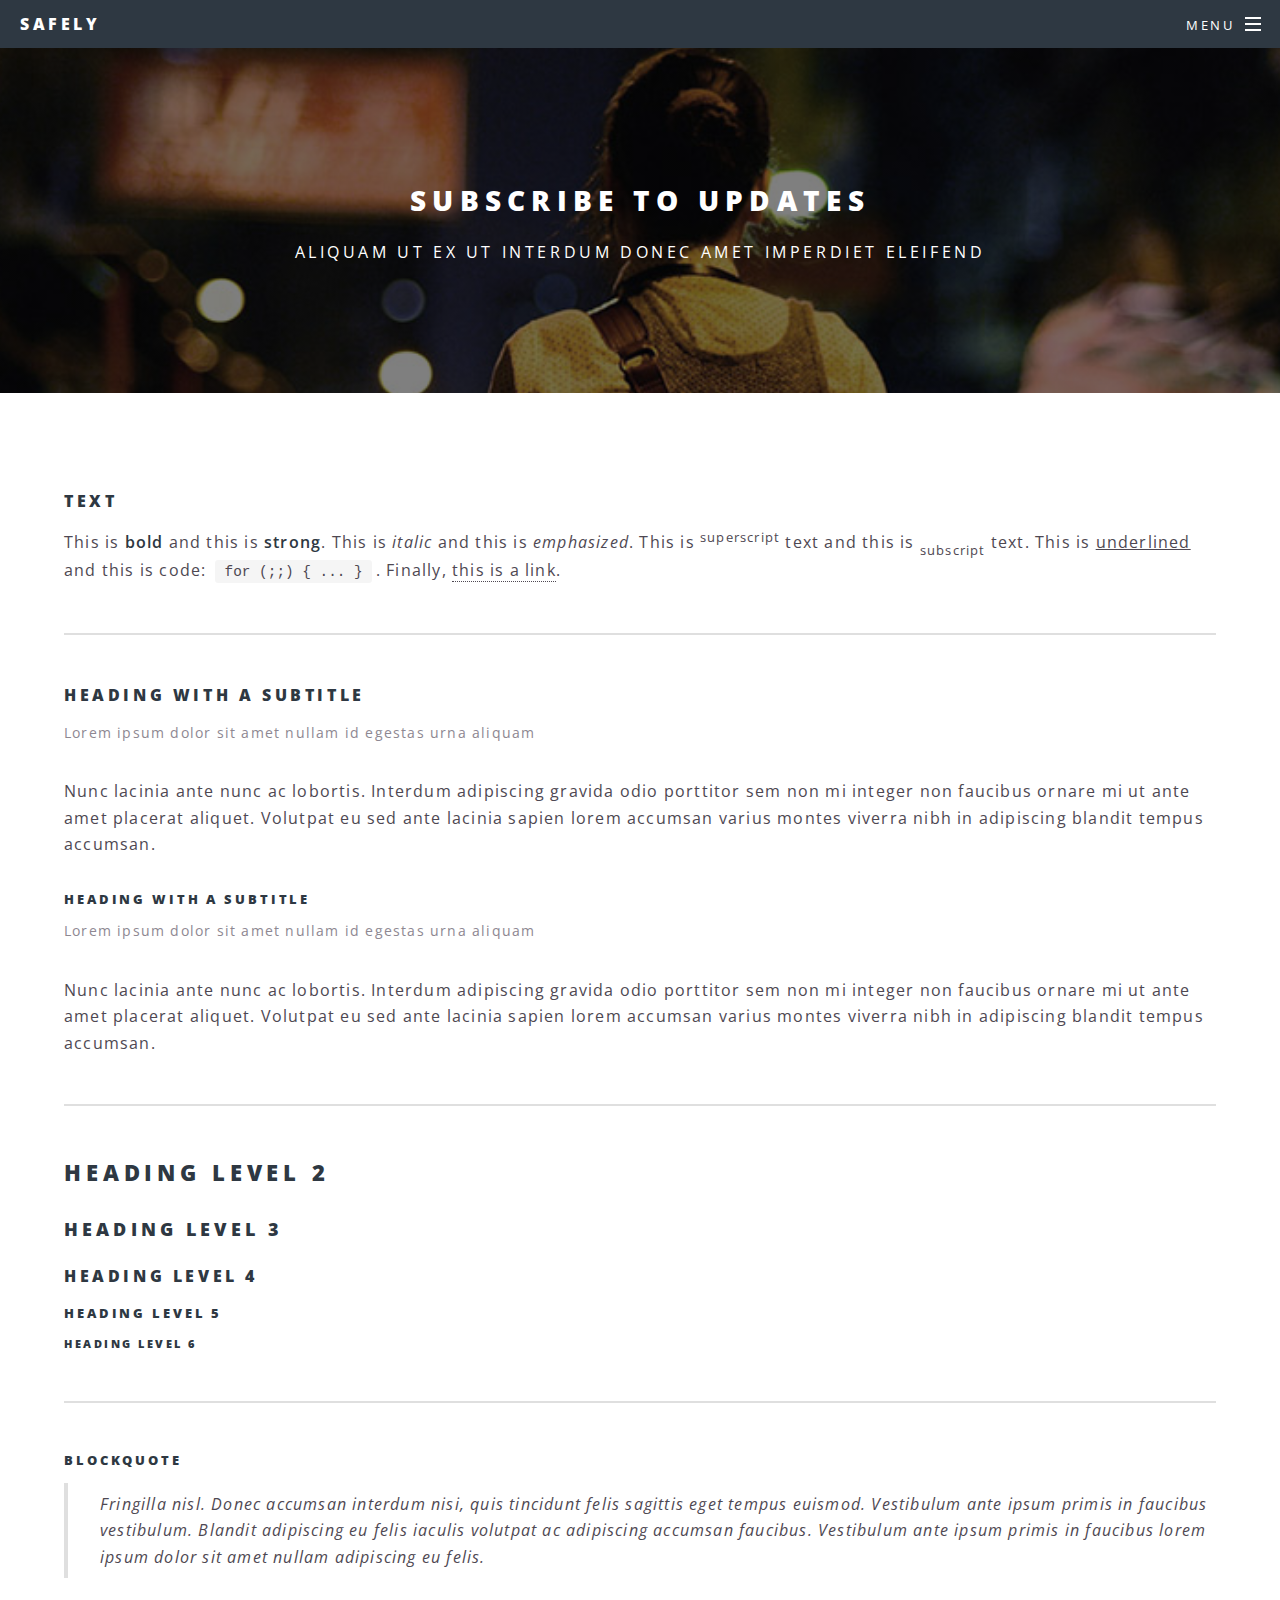
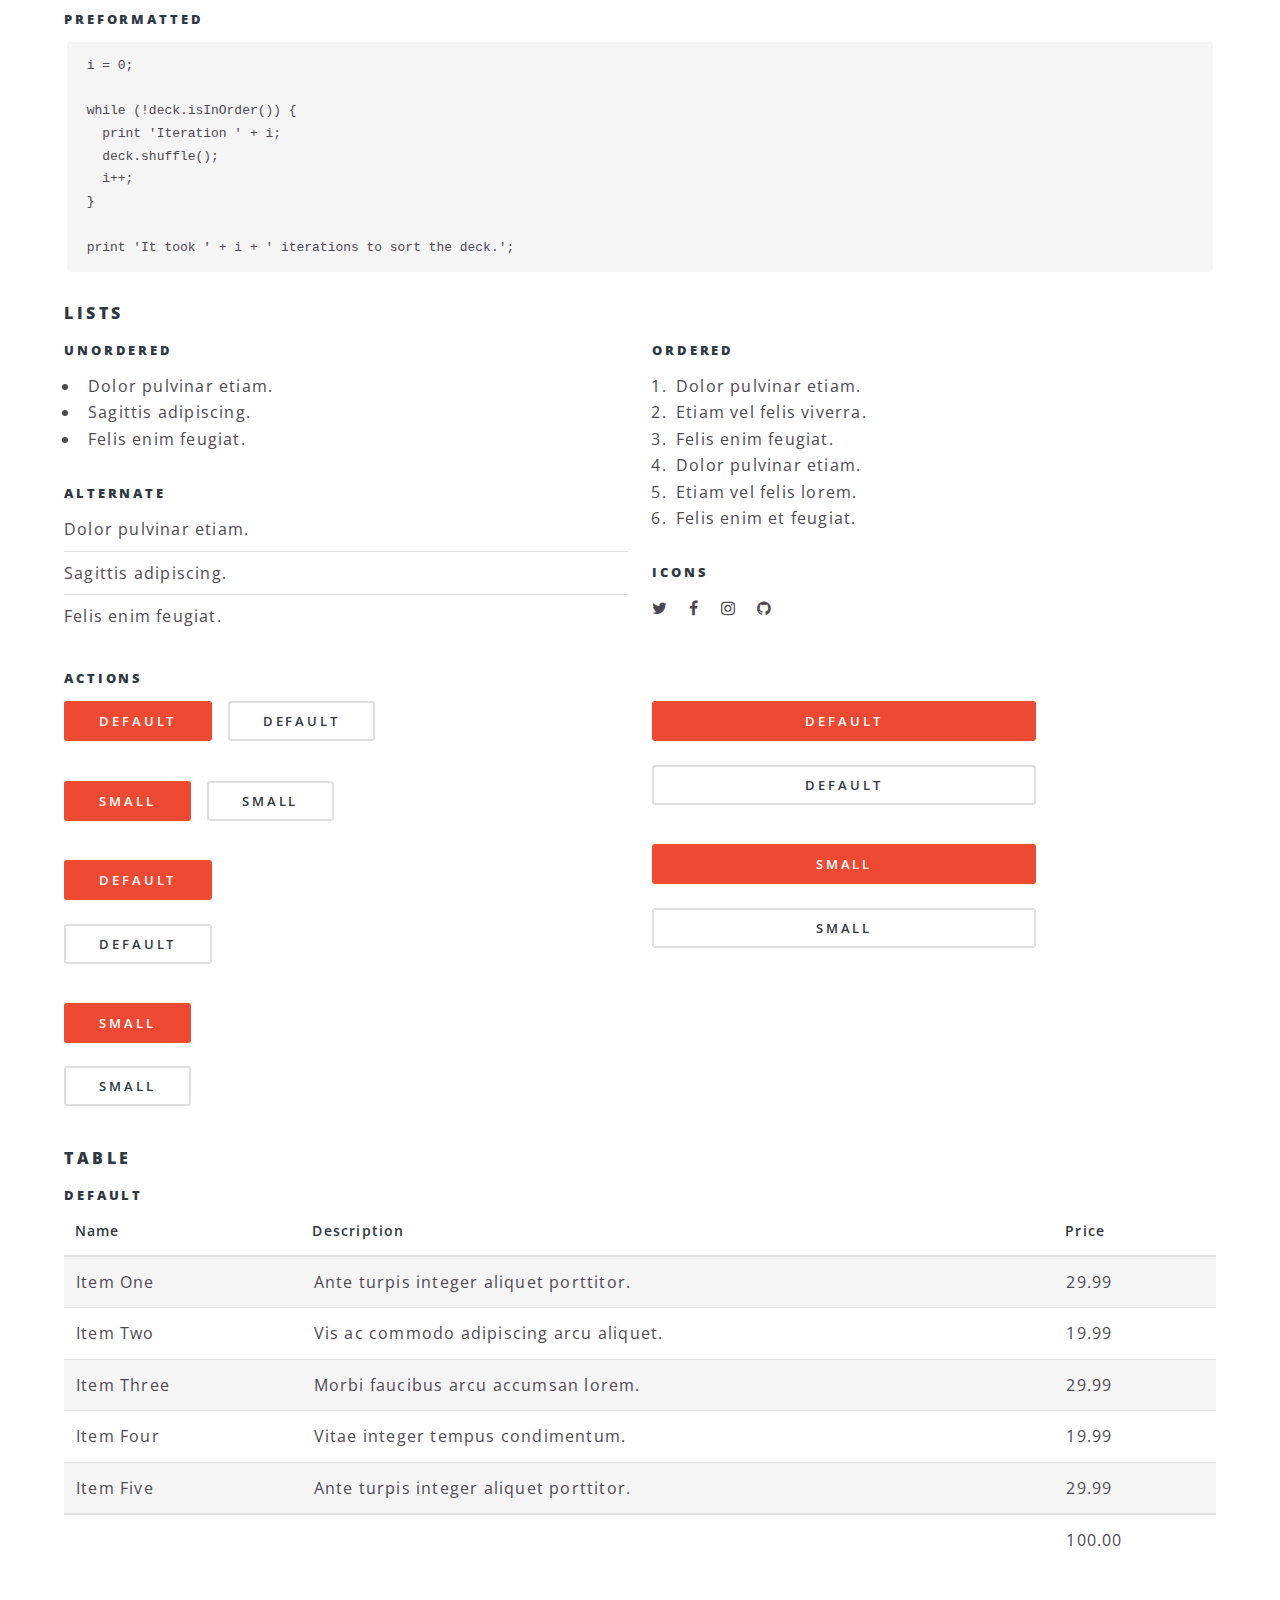
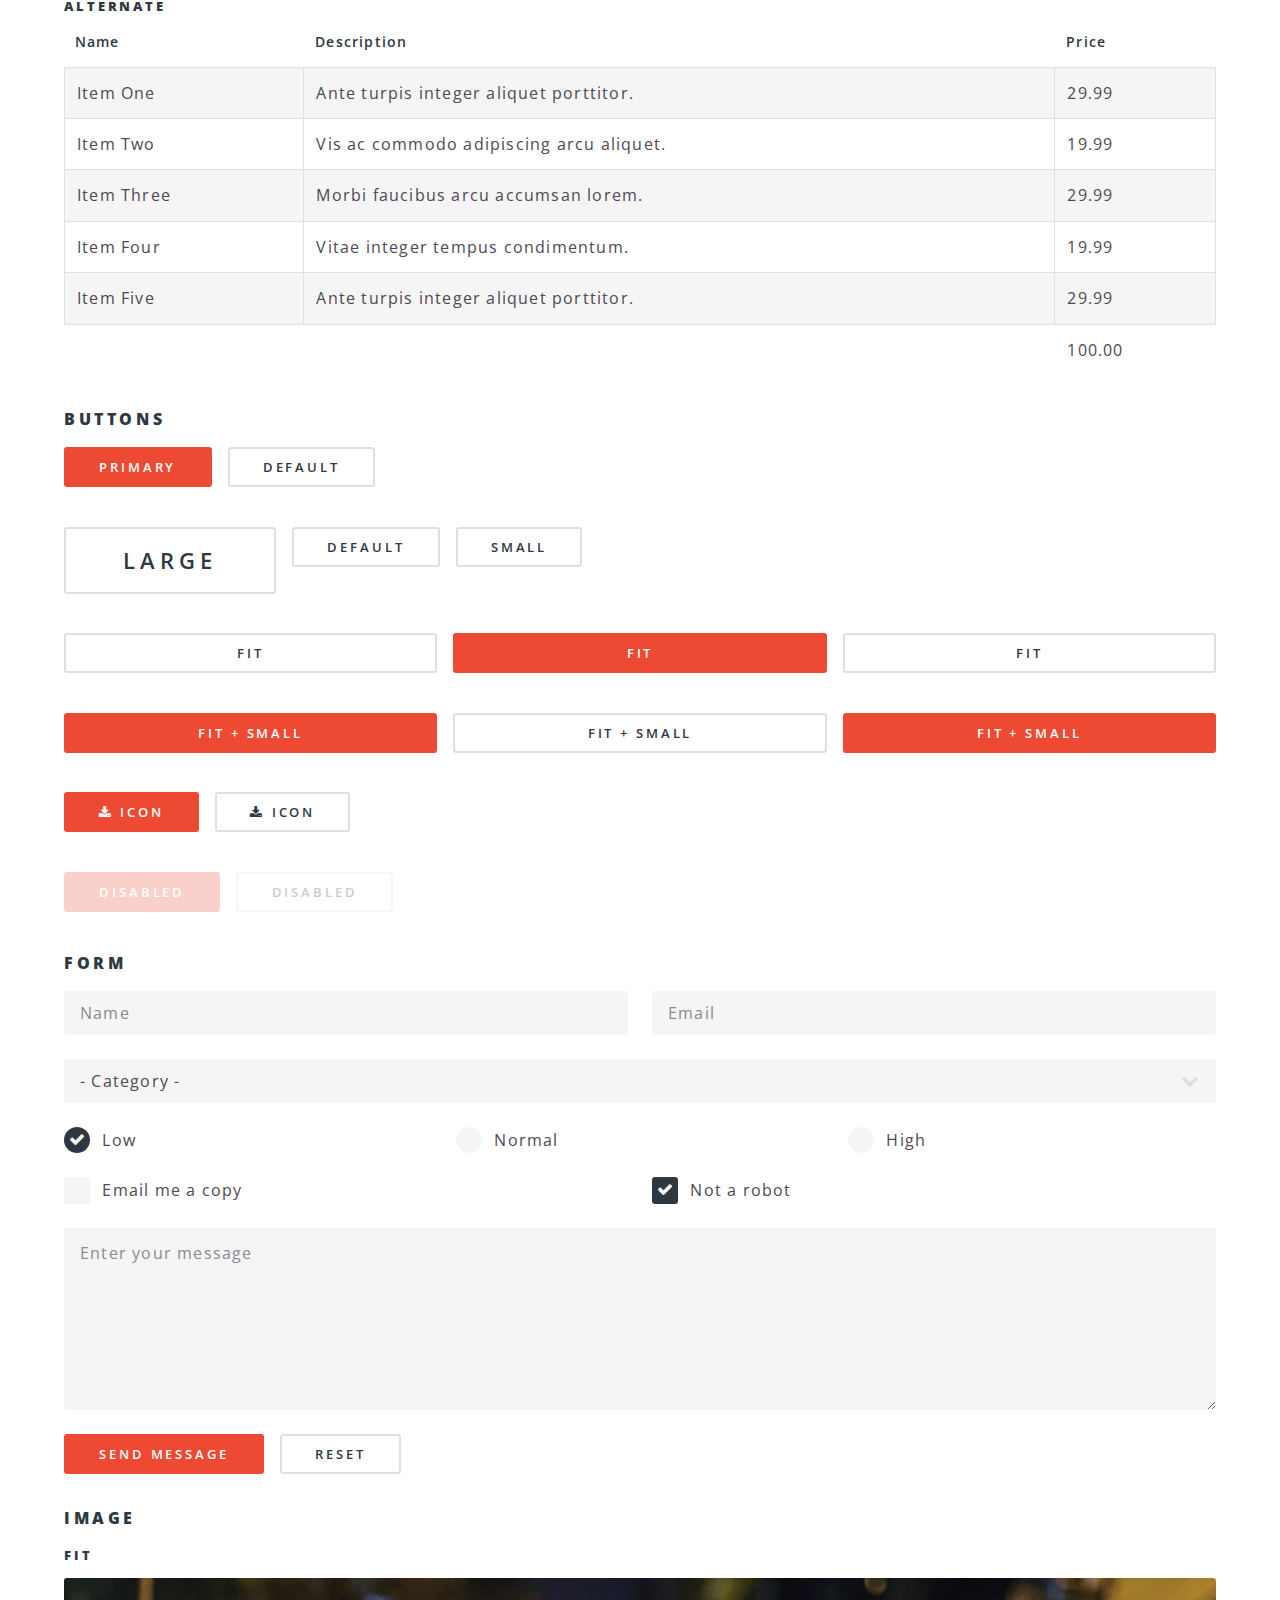
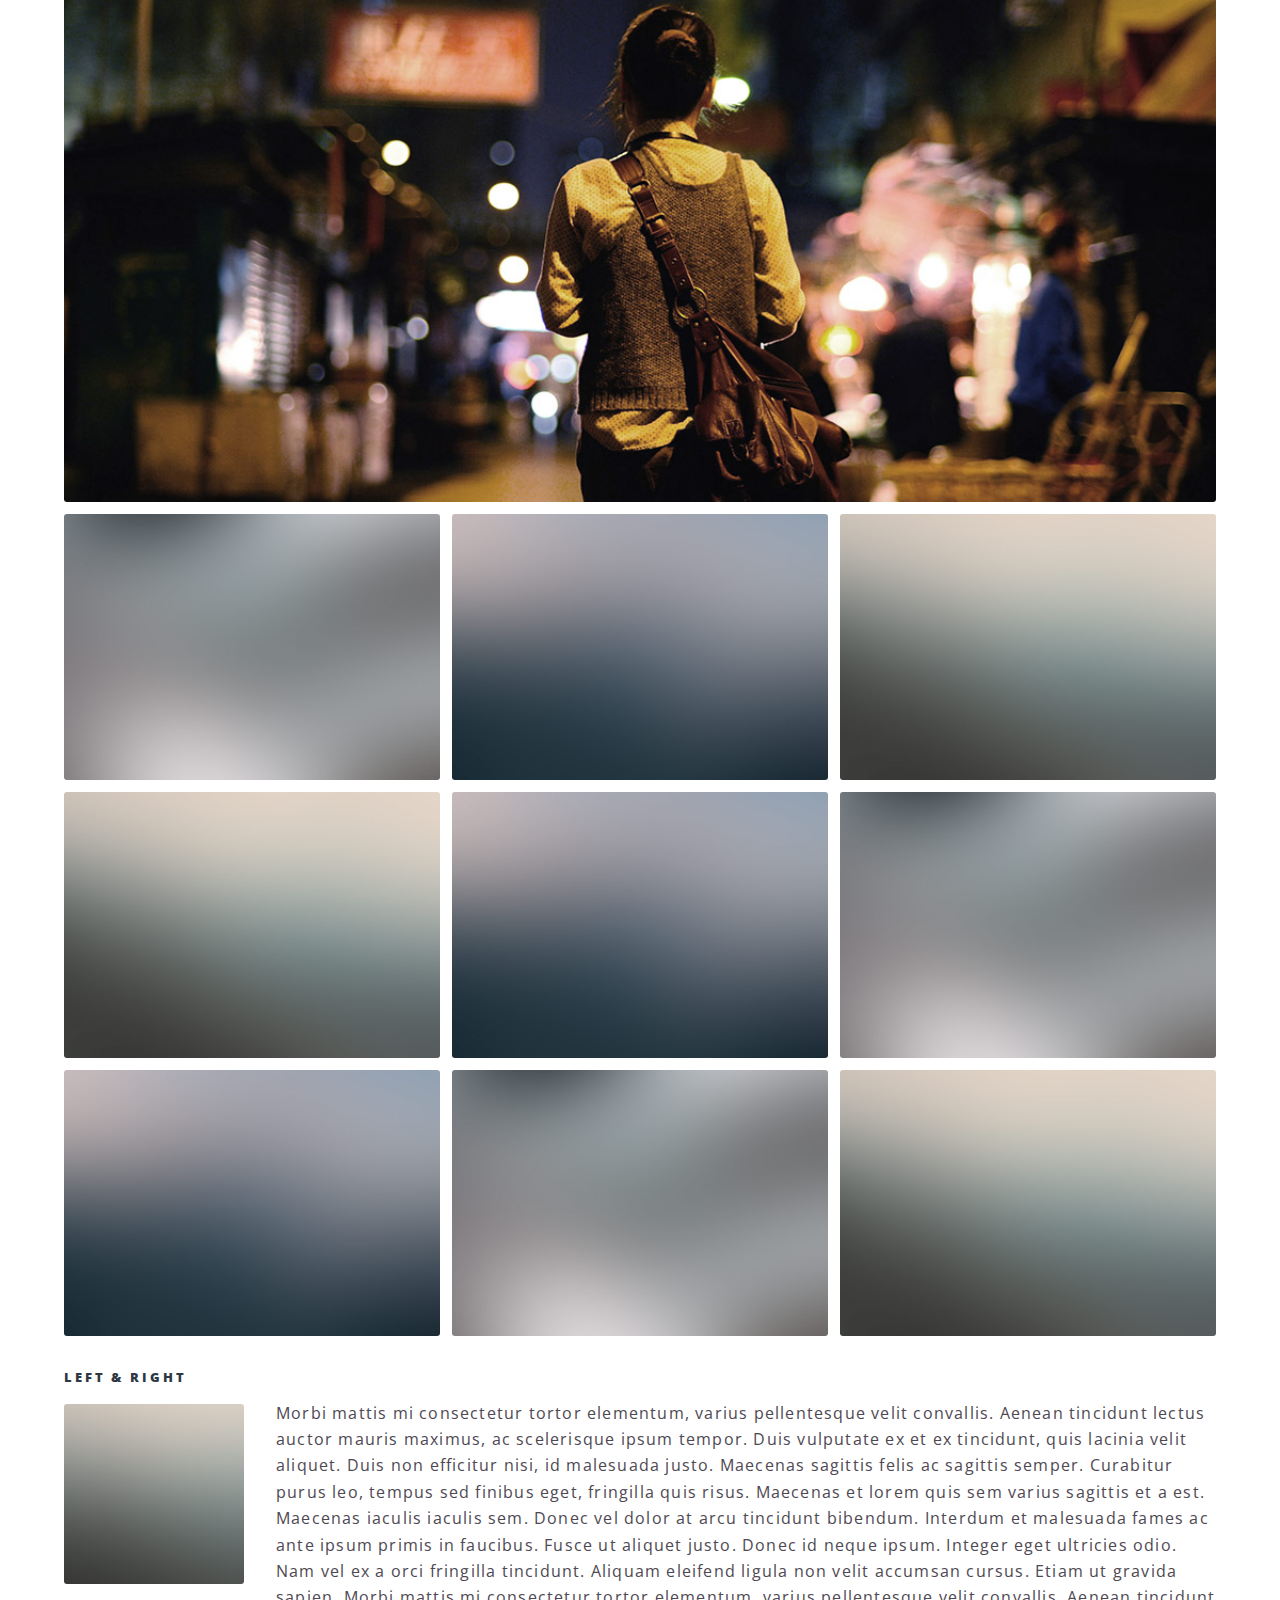
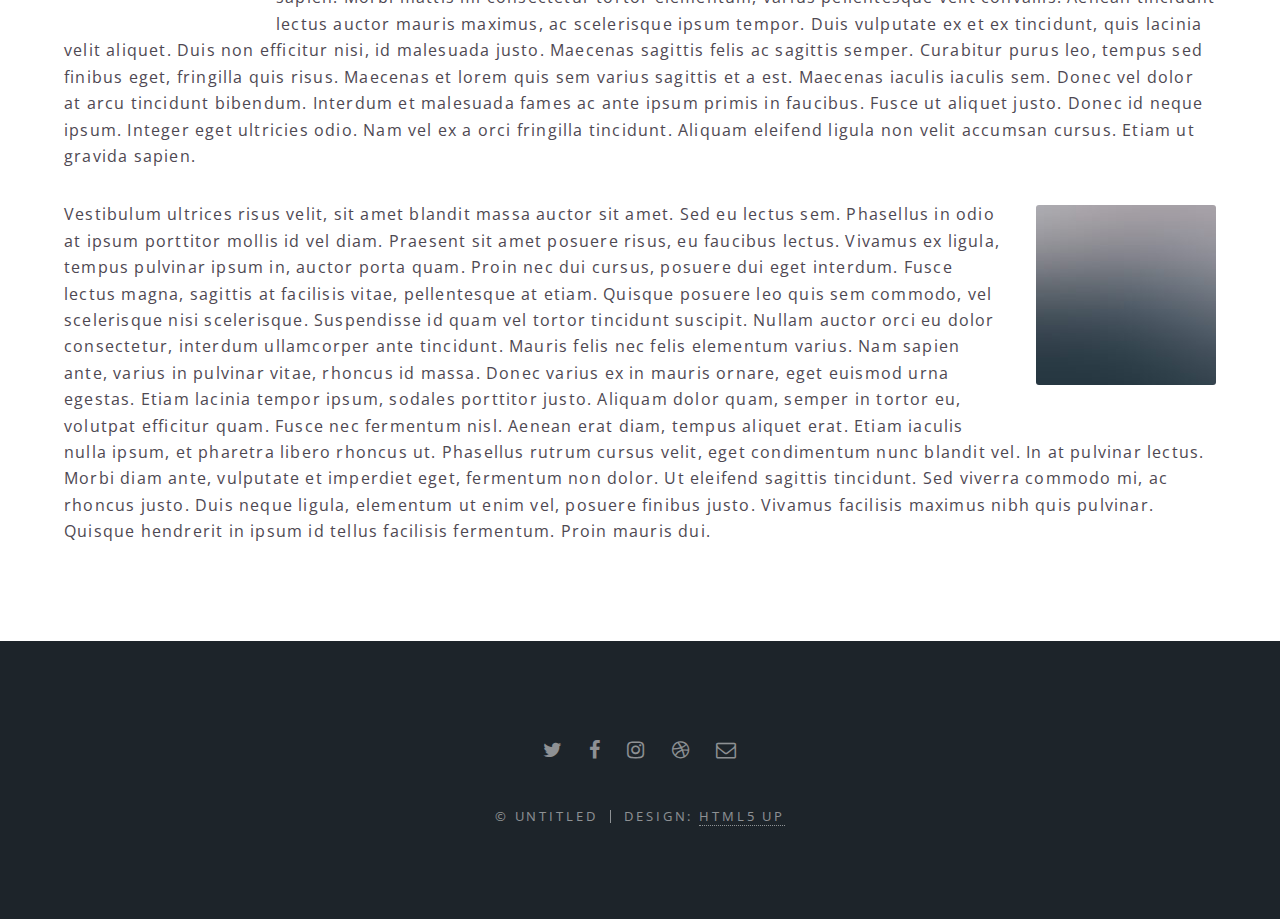
<file: signup.html>
<!DOCTYPE HTML>
<html>
	<head>
		<title>Safely -- Personal safety and well-being.</title>
		<meta charset="utf-8" />
		<meta name="viewport" content="width=device-width, initial-scale=1, user-scalable=no" />
		<link rel="stylesheet" href="assets/css/main.css" />
		<noscript><link rel="stylesheet" href="assets/css/noscript.css" /></noscript>
	</head>
	<body class="is-preload">

		<!-- Page Wrapper -->
			<div id="page-wrapper">

				<!-- Header -->
					<header id="header">
						<h1><a href="index.html">Safely</a></h1>
						<nav id="nav">
							<ul>
								<li class="special">
									<a href="#menu" class="menuToggle"><span>Menu</span></a>
									<div id="menu">
										<ul>
											<li><a href="index.html">Home</a></li>
											<li><a href="deepdive.html">Deep dive</a></li>
											<li><a href="signup.html">Subscribe</a></li>
											<li><a href="#">Sign Up</a></li>
										</ul>
									</div>
								</li>
							</ul>
						</nav>
					</header>

				<!-- Main -->
					<article id="main">
						<header>
							<h2>Subscribe to updates</h2>
							<p>Aliquam ut ex ut interdum donec amet imperdiet eleifend</p>
						</header>
						<section class="wrapper style5">
							<div class="inner">

								<section>
									<h4>Text</h4>
									<p>This is <b>bold</b> and this is <strong>strong</strong>. This is <i>italic</i> and this is <em>emphasized</em>.
									This is <sup>superscript</sup> text and this is <sub>subscript</sub> text.
									This is <u>underlined</u> and this is code: <code>for (;;) { ... }</code>. Finally, <a href="#">this is a link</a>.</p>
									<hr />
									<header>
										<h4>Heading with a Subtitle</h4>
										<p>Lorem ipsum dolor sit amet nullam id egestas urna aliquam</p>
									</header>
									<p>Nunc lacinia ante nunc ac lobortis. Interdum adipiscing gravida odio porttitor sem non mi integer non faucibus ornare mi ut ante amet placerat aliquet. Volutpat eu sed ante lacinia sapien lorem accumsan varius montes viverra nibh in adipiscing blandit tempus accumsan.</p>
									<header>
										<h5>Heading with a Subtitle</h5>
										<p>Lorem ipsum dolor sit amet nullam id egestas urna aliquam</p>
									</header>
									<p>Nunc lacinia ante nunc ac lobortis. Interdum adipiscing gravida odio porttitor sem non mi integer non faucibus ornare mi ut ante amet placerat aliquet. Volutpat eu sed ante lacinia sapien lorem accumsan varius montes viverra nibh in adipiscing blandit tempus accumsan.</p>
									<hr />
									<h2>Heading Level 2</h2>
									<h3>Heading Level 3</h3>
									<h4>Heading Level 4</h4>
									<h5>Heading Level 5</h5>
									<h6>Heading Level 6</h6>
									<hr />
									<h5>Blockquote</h5>
									<blockquote>Fringilla nisl. Donec accumsan interdum nisi, quis tincidunt felis sagittis eget tempus euismod. Vestibulum ante ipsum primis in faucibus vestibulum. Blandit adipiscing eu felis iaculis volutpat ac adipiscing accumsan faucibus. Vestibulum ante ipsum primis in faucibus lorem ipsum dolor sit amet nullam adipiscing eu felis.</blockquote>
									<h5>Preformatted</h5>
									<pre><code>i = 0;

while (!deck.isInOrder()) {
  print 'Iteration ' + i;
  deck.shuffle();
  i++;
}

print 'It took ' + i + ' iterations to sort the deck.';</code></pre>
								</section>

								<section>
									<h4>Lists</h4>
									<div class="row">
										<div class="col-6 col-12-medium">
											<h5>Unordered</h5>
											<ul>
												<li>Dolor pulvinar etiam.</li>
												<li>Sagittis adipiscing.</li>
												<li>Felis enim feugiat.</li>
											</ul>
											<h5>Alternate</h5>
											<ul class="alt">
												<li>Dolor pulvinar etiam.</li>
												<li>Sagittis adipiscing.</li>
												<li>Felis enim feugiat.</li>
											</ul>
										</div>
										<div class="col-6 col-12-medium">
											<h5>Ordered</h5>
											<ol>
												<li>Dolor pulvinar etiam.</li>
												<li>Etiam vel felis viverra.</li>
												<li>Felis enim feugiat.</li>
												<li>Dolor pulvinar etiam.</li>
												<li>Etiam vel felis lorem.</li>
												<li>Felis enim et feugiat.</li>
											</ol>
											<h5>Icons</h5>
											<ul class="icons">
												<li><a href="#" class="icon fa-twitter"><span class="label">Twitter</span></a></li>
												<li><a href="#" class="icon fa-facebook"><span class="label">Facebook</span></a></li>
												<li><a href="#" class="icon fa-instagram"><span class="label">Instagram</span></a></li>
												<li><a href="#" class="icon fa-github"><span class="label">Github</span></a></li>
											</ul>
										</div>
									</div>
									<h5>Actions</h5>
									<div class="row">
										<div class="col-6 col-12-medium">
											<ul class="actions">
												<li><a href="#" class="button primary">Default</a></li>
												<li><a href="#" class="button">Default</a></li>
											</ul>
											<ul class="actions small">
												<li><a href="#" class="button primary small">Small</a></li>
												<li><a href="#" class="button small">Small</a></li>
											</ul>
											<ul class="actions stacked">
												<li><a href="#" class="button primary">Default</a></li>
												<li><a href="#" class="button">Default</a></li>
											</ul>
											<ul class="actions stacked">
												<li><a href="#" class="button primary small">Small</a></li>
												<li><a href="#" class="button small">Small</a></li>
											</ul>
										</div>
										<div class="col-6 col-12-medium">
											<ul class="actions stacked">
												<li><a href="#" class="button primary fit">Default</a></li>
												<li><a href="#" class="button fit">Default</a></li>
											</ul>
											<ul class="actions stacked">
												<li><a href="#" class="button primary small fit">Small</a></li>
												<li><a href="#" class="button small fit">Small</a></li>
											</ul>
										</div>
									</div>
								</section>

								<section>
									<h4>Table</h4>
									<h5>Default</h5>
									<div class="table-wrapper">
										<table>
											<thead>
												<tr>
													<th>Name</th>
													<th>Description</th>
													<th>Price</th>
												</tr>
											</thead>
											<tbody>
												<tr>
													<td>Item One</td>
													<td>Ante turpis integer aliquet porttitor.</td>
													<td>29.99</td>
												</tr>
												<tr>
													<td>Item Two</td>
													<td>Vis ac commodo adipiscing arcu aliquet.</td>
													<td>19.99</td>
												</tr>
												<tr>
													<td>Item Three</td>
													<td> Morbi faucibus arcu accumsan lorem.</td>
													<td>29.99</td>
												</tr>
												<tr>
													<td>Item Four</td>
													<td>Vitae integer tempus condimentum.</td>
													<td>19.99</td>
												</tr>
												<tr>
													<td>Item Five</td>
													<td>Ante turpis integer aliquet porttitor.</td>
													<td>29.99</td>
												</tr>
											</tbody>
											<tfoot>
												<tr>
													<td colspan="2"></td>
													<td>100.00</td>
												</tr>
											</tfoot>
										</table>
									</div>

									<h5>Alternate</h5>
									<div class="table-wrapper">
										<table class="alt">
											<thead>
												<tr>
													<th>Name</th>
													<th>Description</th>
													<th>Price</th>
												</tr>
											</thead>
											<tbody>
												<tr>
													<td>Item One</td>
													<td>Ante turpis integer aliquet porttitor.</td>
													<td>29.99</td>
												</tr>
												<tr>
													<td>Item Two</td>
													<td>Vis ac commodo adipiscing arcu aliquet.</td>
													<td>19.99</td>
												</tr>
												<tr>
													<td>Item Three</td>
													<td> Morbi faucibus arcu accumsan lorem.</td>
													<td>29.99</td>
												</tr>
												<tr>
													<td>Item Four</td>
													<td>Vitae integer tempus condimentum.</td>
													<td>19.99</td>
												</tr>
												<tr>
													<td>Item Five</td>
													<td>Ante turpis integer aliquet porttitor.</td>
													<td>29.99</td>
												</tr>
											</tbody>
											<tfoot>
												<tr>
													<td colspan="2"></td>
													<td>100.00</td>
												</tr>
											</tfoot>
										</table>
									</div>
								</section>

								<section>
									<h4>Buttons</h4>
									<ul class="actions">
										<li><a href="#" class="button primary">Primary</a></li>
										<li><a href="#" class="button">Default</a></li>
									</ul>
									<ul class="actions">
										<li><a href="#" class="button large">Large</a></li>
										<li><a href="#" class="button">Default</a></li>
										<li><a href="#" class="button small">Small</a></li>
									</ul>
									<ul class="actions fit">
										<li><a href="#" class="button fit">Fit</a></li>
										<li><a href="#" class="button primary fit">Fit</a></li>
										<li><a href="#" class="button fit">Fit</a></li>
									</ul>
									<ul class="actions fit small">
										<li><a href="#" class="button primary fit small">Fit + Small</a></li>
										<li><a href="#" class="button fit small">Fit + Small</a></li>
										<li><a href="#" class="button primary fit small">Fit + Small</a></li>
									</ul>
									<ul class="actions">
										<li><a href="#" class="button primary icon fa-download">Icon</a></li>
										<li><a href="#" class="button icon fa-download">Icon</a></li>
									</ul>
									<ul class="actions">
										<li><span class="button primary disabled">Disabled</span></li>
										<li><span class="button disabled">Disabled</span></li>
									</ul>
								</section>

								<section>
									<h4>Form</h4>
									<form method="post" action="#">
										<div class="row gtr-uniform">
											<div class="col-6 col-12-xsmall">
												<input type="text" name="demo-name" id="demo-name" value="" placeholder="Name" />
											</div>
											<div class="col-6 col-12-xsmall">
												<input type="email" name="demo-email" id="demo-email" value="" placeholder="Email" />
											</div>
											<div class="col-12">
												<select name="demo-category" id="demo-category">
													<option value="">- Category -</option>
													<option value="1">Manufacturing</option>
													<option value="1">Shipping</option>
													<option value="1">Administration</option>
													<option value="1">Human Resources</option>
												</select>
											</div>
											<div class="col-4 col-12-small">
												<input type="radio" id="demo-priority-low" name="demo-priority" checked>
												<label for="demo-priority-low">Low</label>
											</div>
											<div class="col-4 col-12-small">
												<input type="radio" id="demo-priority-normal" name="demo-priority">
												<label for="demo-priority-normal">Normal</label>
											</div>
											<div class="col-4 col-12-small">
												<input type="radio" id="demo-priority-high" name="demo-priority">
												<label for="demo-priority-high">High</label>
											</div>
											<div class="col-6 col-12-small">
												<input type="checkbox" id="demo-copy" name="demo-copy">
												<label for="demo-copy">Email me a copy</label>
											</div>
											<div class="col-6 col-12-small">
												<input type="checkbox" id="demo-human" name="demo-human" checked>
												<label for="demo-human">Not a robot</label>
											</div>
											<div class="col-12">
												<textarea name="demo-message" id="demo-message" placeholder="Enter your message" rows="6"></textarea>
											</div>
											<div class="col-12">
												<ul class="actions">
													<li><input type="submit" value="Send Message" class="primary" /></li>
													<li><input type="reset" value="Reset" /></li>
												</ul>
											</div>
										</div>
									</form>
								</section>

								<section>
									<h4>Image</h4>
									<h5>Fit</h5>
									<div class="box alt">
										<div class="row gtr-50 gtr-uniform">
											<div class="col-12"><span class="image fit"><img src="images/banner.jpg" alt="" /></span></div>
											<div class="col-4"><span class="image fit"><img src="images/pic01.jpg" alt="" /></span></div>
											<div class="col-4"><span class="image fit"><img src="images/pic02.jpg" alt="" /></span></div>
											<div class="col-4"><span class="image fit"><img src="images/pic03.jpg" alt="" /></span></div>
											<div class="col-4"><span class="image fit"><img src="images/pic03.jpg" alt="" /></span></div>
											<div class="col-4"><span class="image fit"><img src="images/pic02.jpg" alt="" /></span></div>
											<div class="col-4"><span class="image fit"><img src="images/pic01.jpg" alt="" /></span></div>
											<div class="col-4"><span class="image fit"><img src="images/pic02.jpg" alt="" /></span></div>
											<div class="col-4"><span class="image fit"><img src="images/pic01.jpg" alt="" /></span></div>
											<div class="col-4"><span class="image fit"><img src="images/pic03.jpg" alt="" /></span></div>
										</div>
									</div>
									<h5>Left &amp; Right</h5>
									<p><span class="image left"><img src="images/pic04.jpg" alt="" /></span>Morbi mattis mi consectetur tortor elementum, varius pellentesque velit convallis. Aenean tincidunt lectus auctor mauris maximus, ac scelerisque ipsum tempor. Duis vulputate ex et ex tincidunt, quis lacinia velit aliquet. Duis non efficitur nisi, id malesuada justo. Maecenas sagittis felis ac sagittis semper. Curabitur purus leo, tempus sed finibus eget, fringilla quis risus. Maecenas et lorem quis sem varius sagittis et a est. Maecenas iaculis iaculis sem. Donec vel dolor at arcu tincidunt bibendum. Interdum et malesuada fames ac ante ipsum primis in faucibus. Fusce ut aliquet justo. Donec id neque ipsum. Integer eget ultricies odio. Nam vel ex a orci fringilla tincidunt. Aliquam eleifend ligula non velit accumsan cursus. Etiam ut gravida sapien. Morbi mattis mi consectetur tortor elementum, varius pellentesque velit convallis. Aenean tincidunt lectus auctor mauris maximus, ac scelerisque ipsum tempor. Duis vulputate ex et ex tincidunt, quis lacinia velit aliquet. Duis non efficitur nisi, id malesuada justo. Maecenas sagittis felis ac sagittis semper. Curabitur purus leo, tempus sed finibus eget, fringilla quis risus. Maecenas et lorem quis sem varius sagittis et a est. Maecenas iaculis iaculis sem. Donec vel dolor at arcu tincidunt bibendum. Interdum et malesuada fames ac ante ipsum primis in faucibus. Fusce ut aliquet justo. Donec id neque ipsum. Integer eget ultricies odio. Nam vel ex a orci fringilla tincidunt. Aliquam eleifend ligula non velit accumsan cursus. Etiam ut gravida sapien.</p>
									<p><span class="image right"><img src="images/pic05.jpg" alt="" /></span>Vestibulum ultrices risus velit, sit amet blandit massa auctor sit amet. Sed eu lectus sem. Phasellus in odio at ipsum porttitor mollis id vel diam. Praesent sit amet posuere risus, eu faucibus lectus. Vivamus ex ligula, tempus pulvinar ipsum in, auctor porta quam. Proin nec dui cursus, posuere dui eget interdum. Fusce lectus magna, sagittis at facilisis vitae, pellentesque at etiam. Quisque posuere leo quis sem commodo, vel scelerisque nisi scelerisque. Suspendisse id quam vel tortor tincidunt suscipit. Nullam auctor orci eu dolor consectetur, interdum ullamcorper ante tincidunt. Mauris felis nec felis elementum varius. Nam sapien ante, varius in pulvinar vitae, rhoncus id massa. Donec varius ex in mauris ornare, eget euismod urna egestas. Etiam lacinia tempor ipsum, sodales porttitor justo. Aliquam dolor quam, semper in tortor eu, volutpat efficitur quam. Fusce nec fermentum nisl. Aenean erat diam, tempus aliquet erat. Etiam iaculis nulla ipsum, et pharetra libero rhoncus ut. Phasellus rutrum cursus velit, eget condimentum nunc blandit vel. In at pulvinar lectus. Morbi diam ante, vulputate et imperdiet eget, fermentum non dolor. Ut eleifend sagittis tincidunt. Sed viverra commodo mi, ac rhoncus justo. Duis neque ligula, elementum ut enim vel, posuere finibus justo. Vivamus facilisis maximus nibh quis pulvinar. Quisque hendrerit in ipsum id tellus facilisis fermentum. Proin mauris dui.</p>
								</section>

							</div>
						</section>
					</article>

				<!-- Footer -->
					<footer id="footer">
						<ul class="icons">
							<li><a href="#" class="icon fa-twitter"><span class="label">Twitter</span></a></li>
							<li><a href="#" class="icon fa-facebook"><span class="label">Facebook</span></a></li>
							<li><a href="#" class="icon fa-instagram"><span class="label">Instagram</span></a></li>
							<li><a href="#" class="icon fa-dribbble"><span class="label">Dribbble</span></a></li>
							<li><a href="#" class="icon fa-envelope-o"><span class="label">Email</span></a></li>
						</ul>
						<ul class="copyright">
							<li>&copy; Untitled</li><li>Design: <a href="http://html5up.net">HTML5 UP</a></li>
						</ul>
					</footer>

			</div>

		<!-- Scripts -->
			<script src="assets/js/jquery.min.js"></script>
			<script src="assets/js/jquery.scrollex.min.js"></script>
			<script src="assets/js/jquery.scrolly.min.js"></script>
			<script src="assets/js/browser.min.js"></script>
			<script src="assets/js/breakpoints.min.js"></script>
			<script src="assets/js/util.js"></script>
			<script src="assets/js/main.js"></script>

	</body>
</html>
</file>
<file: assets/css/noscript.css>
/*
	Spectral by HTML5 UP
	html5up.net | @ajlkn
	Free for personal and commercial use under the CCA 3.0 license (html5up.net/license)
*/

/* Banner */

	body.is-preload #banner h2 {
		-moz-transform: none;
		-webkit-transform: none;
		-ms-transform: none;
		transform: none;
		opacity: 1;
	}

		body.is-preload #banner h2:before, body.is-preload #banner h2:after {
			width: 100%;
		}

	body.is-preload #banner .more {
		-moz-transform: none;
		-webkit-transform: none;
		-ms-transform: none;
		transform: none;
		opacity: 1;
	}

	body.is-preload #banner:after {
		opacity: 0;
	}
</file>
<file: assets/css/main.css>
@import url(font-awesome.min.css);
@import url("https://fonts.googleapis.com/css?family=Open+Sans:400,400italic,600,600italic,800,800italic");

/*
	Spectral by HTML5 UP
	html5up.net | @ajlkn
	Free for personal and commercial use under the CCA 3.0 license (html5up.net/license)
*/

html, body, div, span, applet, object,
iframe, h1, h2, h3, h4, h5, h6, p, blockquote,
pre, a, abbr, acronym, address, big, cite,
code, del, dfn, em, img, ins, kbd, q, s, samp,
small, strike, strong, sub, sup, tt, var, b,
u, i, center, dl, dt, dd, ol, ul, li, fieldset,
form, label, legend, table, caption, tbody,
tfoot, thead, tr, th, td, article, aside,
canvas, details, embed, figure, figcaption,
footer, header, hgroup, menu, nav, output, ruby,
section, summary, time, mark, audio, video {
	margin: 0;
	padding: 0;
	border: 0;
	font-size: 100%;
	font: inherit;
	vertical-align: baseline;}

article, aside, details, figcaption, figure,
footer, header, hgroup, menu, nav, section {
	display: block;}

body {
	line-height: 1;
}

ol, ul {
	list-style: none;
}

blockquote, q {
	quotes: none;
}

	blockquote:before, blockquote:after, q:before, q:after {
		content: '';
		content: none;
	}

table {
	border-collapse: collapse;
	border-spacing: 0;
}

body {
	-webkit-text-size-adjust: none;
}

mark {
	background-color: transparent;
	color: inherit;
}

input::-moz-focus-inner {
	border: 0;
	padding: 0;
}

input, select, textarea {
	-moz-appearance: none;
	-webkit-appearance: none;
	-ms-appearance: none;
	appearance: none;
}

/* Basic */

	@-ms-viewport {
		width: device-width;
	}

	html {
		box-sizing: border-box;
	}

	*, *:before, *:after {
		box-sizing: inherit;
	}

	body {
		background: #2e3842;
	}

		body.is-preload *, body.is-preload *:before, body.is-preload *:after {
			-moz-animation: none !important;
			-webkit-animation: none !important;
			-ms-animation: none !important;
			animation: none !important;
			-moz-transition: none !important;
			-webkit-transition: none !important;
			-ms-transition: none !important;
			transition: none !important;
		}

	body, input, select, textarea {
		color: #fff;
		font-family: "Open Sans", Helvetica, sans-serif;
		font-size: 15pt;
		font-weight: 400;
		letter-spacing: 0.075em;
		line-height: 1.65em;
	}

		@media screen and (max-width: 1680px) {

			body, input, select, textarea {
				font-size: 13pt;
			}

		}

		@media screen and (max-width: 1280px) {

			body, input, select, textarea {
				font-size: 12pt;
			}

		}

		@media screen and (max-width: 736px) {

			body, input, select, textarea {
				font-size: 11pt;
				letter-spacing: 0.0375em;
			}

		}

	a {
		-moz-transition: color 0.2s ease, border-bottom-color 0.2s ease;
		-webkit-transition: color 0.2s ease, border-bottom-color 0.2s ease;
		-ms-transition: color 0.2s ease, border-bottom-color 0.2s ease;
		transition: color 0.2s ease, border-bottom-color 0.2s ease;
		border-bottom: dotted 1px;
		color: inherit;
		text-decoration: none;
	}

		a:hover {
			border-bottom-color: transparent;
		}

	strong, b {
		color: #fff;
		font-weight: 600;
	}

	em, i {
		font-style: italic;
	}

	p {
		margin: 0 0 2em 0;
	}

	h1, h2, h3, h4, h5, h6 {
		color: #fff;
		font-weight: 800;
		letter-spacing: 0.225em;
		line-height: 1em;
		margin: 0 0 1em 0;
		text-transform: uppercase;
	}

		h1 a, h2 a, h3 a, h4 a, h5 a, h6 a {
			color: inherit;
			text-decoration: none;
		}

	h2 {
		font-size: 1.35em;
		line-height: 1.75em;
	}

		@media screen and (max-width: 736px) {

			h2 {
				font-size: 1.1em;
				line-height: 1.65em;
			}

		}

	h3 {
		font-size: 1.15em;
		line-height: 1.75em;
	}

		@media screen and (max-width: 736px) {

			h3 {
				font-size: 1em;
				line-height: 1.65em;
			}

		}

	h4 {
		font-size: 1em;
		line-height: 1.5em;
	}

	h5 {
		font-size: 0.8em;
		line-height: 1.5em;
	}

	h6 {
		font-size: 0.7em;
		line-height: 1.5em;
	}

	sub {
		font-size: 0.8em;
		position: relative;
		top: 0.5em;
	}

	sup {
		font-size: 0.8em;
		position: relative;
		top: -0.5em;
	}

	hr {
		border: 0;
		border-bottom: solid 2px #fff;
		margin: 3em 0;
	}

		hr.major {
			margin: 4.5em 0;
		}

	blockquote {
		border-left: solid 4px #fff;
		font-style: italic;
		margin: 0 0 2em 0;
		padding: 0.5em 0 0.5em 2em;
	}

	code {
		background: rgba(144, 144, 144, 0.25);
		border-radius: 3px;
		font-family: "Courier New", monospace;
		font-size: 0.9em;
		letter-spacing: 0;
		margin: 0 0.25em;
		padding: 0.25em 0.65em;
	}

	pre {
		-webkit-overflow-scrolling: touch;
		font-family: "Courier New", monospace;
		font-size: 0.9em;
		margin: 0 0 2em 0;
	}

		pre code {
			display: block;
			line-height: 1.75em;
			padding: 1em 1.5em;
			overflow-x: auto;
		}

	.align-left {
		text-align: left;
	}

	.align-center {
		text-align: center;
	}

	.align-right {
		text-align: right;
	}

/* Row */

	.row {
		display: flex;
		flex-wrap: wrap;
		box-sizing: border-box;
		align-items: stretch;
	}

		.row > * {
			box-sizing: border-box;
		}

		.row.gtr-uniform > * > :last-child {
			margin-bottom: 0;
		}

		.row.aln-left {
			justify-content: flex-start;
		}

		.row.aln-center {
			justify-content: center;
		}

		.row.aln-right {
			justify-content: flex-end;
		}

		.row.aln-top {
			align-items: flex-start;
		}

		.row.aln-middle {
			align-items: center;
		}

		.row.aln-bottom {
			align-items: flex-end;
		}

		.row > .imp {
			order: -1;
		}

		.row > .col-1 {
			width: 8.3333333333%;
		}

		.row > .off-1 {
			margin-left: 8.3333333333%;
		}

		.row > .col-2 {
			width: 16.6666666667%;
		}

		.row > .off-2 {
			margin-left: 16.6666666667%;
		}

		.row > .col-3 {
			width: 25%;
		}

		.row > .off-3 {
			margin-left: 25%;
		}

		.row > .col-4 {
			width: 33.3333333333%;
		}

		.row > .off-4 {
			margin-left: 33.3333333333%;
		}

		.row > .col-5 {
			width: 41.6666666667%;
		}

		.row > .off-5 {
			margin-left: 41.6666666667%;
		}

		.row > .col-6 {
			width: 50%;
		}

		.row > .off-6 {
			margin-left: 50%;
		}

		.row > .col-7 {
			width: 58.3333333333%;
		}

		.row > .off-7 {
			margin-left: 58.3333333333%;
		}

		.row > .col-8 {
			width: 66.6666666667%;
		}

		.row > .off-8 {
			margin-left: 66.6666666667%;
		}

		.row > .col-9 {
			width: 75%;
		}

		.row > .off-9 {
			margin-left: 75%;
		}

		.row > .col-10 {
			width: 83.3333333333%;
		}

		.row > .off-10 {
			margin-left: 83.3333333333%;
		}

		.row > .col-11 {
			width: 91.6666666667%;
		}

		.row > .off-11 {
			margin-left: 91.6666666667%;
		}

		.row > .col-12 {
			width: 100%;
		}

		.row > .off-12 {
			margin-left: 100%;
		}

		.row.gtr-0 {
			margin-top: 0;
			margin-left: 0em;
		}

			.row.gtr-0 > * {
				padding: 0 0 0 0em;
			}

			.row.gtr-0.gtr-uniform {
				margin-top: 0em;
			}

				.row.gtr-0.gtr-uniform > * {
					padding-top: 0em;
				}

		.row.gtr-25 {
			margin-top: 0;
			margin-left: -0.375em;
		}

			.row.gtr-25 > * {
				padding: 0 0 0 0.375em;
			}

			.row.gtr-25.gtr-uniform {
				margin-top: -0.375em;
			}

				.row.gtr-25.gtr-uniform > * {
					padding-top: 0.375em;
				}

		.row.gtr-50 {
			margin-top: 0;
			margin-left: -0.75em;
		}

			.row.gtr-50 > * {
				padding: 0 0 0 0.75em;
			}

			.row.gtr-50.gtr-uniform {
				margin-top: -0.75em;
			}

				.row.gtr-50.gtr-uniform > * {
					padding-top: 0.75em;
				}

		.row {
			margin-top: 0;
			margin-left: -1.5em;
		}

			.row > * {
				padding: 0 0 0 1.5em;
			}

			.row.gtr-uniform {
				margin-top: -1.5em;
			}

				.row.gtr-uniform > * {
					padding-top: 1.5em;
				}

		.row.gtr-150 {
			margin-top: 0;
			margin-left: -2.25em;
		}

			.row.gtr-150 > * {
				padding: 0 0 0 2.25em;
			}

			.row.gtr-150.gtr-uniform {
				margin-top: -2.25em;
			}

				.row.gtr-150.gtr-uniform > * {
					padding-top: 2.25em;
				}

		.row.gtr-200 {
			margin-top: 0;
			margin-left: -3em;
		}

			.row.gtr-200 > * {
				padding: 0 0 0 3em;
			}

			.row.gtr-200.gtr-uniform {
				margin-top: -3em;
			}

				.row.gtr-200.gtr-uniform > * {
					padding-top: 3em;
				}

		@media screen and (max-width: 1680px) {

			.row {
				display: flex;
				flex-wrap: wrap;
				box-sizing: border-box;
				align-items: stretch;
			}

				.row > * {
					box-sizing: border-box;
				}

				.row.gtr-uniform > * > :last-child {
					margin-bottom: 0;
				}

				.row.aln-left {
					justify-content: flex-start;
				}

				.row.aln-center {
					justify-content: center;
				}

				.row.aln-right {
					justify-content: flex-end;
				}

				.row.aln-top {
					align-items: flex-start;
				}

				.row.aln-middle {
					align-items: center;
				}

				.row.aln-bottom {
					align-items: flex-end;
				}

				.row > .imp-xlarge {
					order: -1;
				}

				.row > .col-1-xlarge {
					width: 8.3333333333%;
				}

				.row > .off-1-xlarge {
					margin-left: 8.3333333333%;
				}

				.row > .col-2-xlarge {
					width: 16.6666666667%;
				}

				.row > .off-2-xlarge {
					margin-left: 16.6666666667%;
				}

				.row > .col-3-xlarge {
					width: 25%;
				}

				.row > .off-3-xlarge {
					margin-left: 25%;
				}

				.row > .col-4-xlarge {
					width: 33.3333333333%;
				}

				.row > .off-4-xlarge {
					margin-left: 33.3333333333%;
				}

				.row > .col-5-xlarge {
					width: 41.6666666667%;
				}

				.row > .off-5-xlarge {
					margin-left: 41.6666666667%;
				}

				.row > .col-6-xlarge {
					width: 50%;
				}

				.row > .off-6-xlarge {
					margin-left: 50%;
				}

				.row > .col-7-xlarge {
					width: 58.3333333333%;
				}

				.row > .off-7-xlarge {
					margin-left: 58.3333333333%;
				}

				.row > .col-8-xlarge {
					width: 66.6666666667%;
				}

				.row > .off-8-xlarge {
					margin-left: 66.6666666667%;
				}

				.row > .col-9-xlarge {
					width: 75%;
				}

				.row > .off-9-xlarge {
					margin-left: 75%;
				}

				.row > .col-10-xlarge {
					width: 83.3333333333%;
				}

				.row > .off-10-xlarge {
					margin-left: 83.3333333333%;
				}

				.row > .col-11-xlarge {
					width: 91.6666666667%;
				}

				.row > .off-11-xlarge {
					margin-left: 91.6666666667%;
				}

				.row > .col-12-xlarge {
					width: 100%;
				}

				.row > .off-12-xlarge {
					margin-left: 100%;
				}

				.row.gtr-0 {
					margin-top: 0;
					margin-left: 0em;
				}

					.row.gtr-0 > * {
						padding: 0 0 0 0em;
					}

					.row.gtr-0.gtr-uniform {
						margin-top: 0em;
					}

						.row.gtr-0.gtr-uniform > * {
							padding-top: 0em;
						}

				.row.gtr-25 {
					margin-top: 0;
					margin-left: -0.375em;
				}

					.row.gtr-25 > * {
						padding: 0 0 0 0.375em;
					}

					.row.gtr-25.gtr-uniform {
						margin-top: -0.375em;
					}

						.row.gtr-25.gtr-uniform > * {
							padding-top: 0.375em;
						}

				.row.gtr-50 {
					margin-top: 0;
					margin-left: -0.75em;
				}

					.row.gtr-50 > * {
						padding: 0 0 0 0.75em;
					}

					.row.gtr-50.gtr-uniform {
						margin-top: -0.75em;
					}

						.row.gtr-50.gtr-uniform > * {
							padding-top: 0.75em;
						}

				.row {
					margin-top: 0;
					margin-left: -1.5em;
				}

					.row > * {
						padding: 0 0 0 1.5em;
					}

					.row.gtr-uniform {
						margin-top: -1.5em;
					}

						.row.gtr-uniform > * {
							padding-top: 1.5em;
						}

				.row.gtr-150 {
					margin-top: 0;
					margin-left: -2.25em;
				}

					.row.gtr-150 > * {
						padding: 0 0 0 2.25em;
					}

					.row.gtr-150.gtr-uniform {
						margin-top: -2.25em;
					}

						.row.gtr-150.gtr-uniform > * {
							padding-top: 2.25em;
						}

				.row.gtr-200 {
					margin-top: 0;
					margin-left: -3em;
				}

					.row.gtr-200 > * {
						padding: 0 0 0 3em;
					}

					.row.gtr-200.gtr-uniform {
						margin-top: -3em;
					}

						.row.gtr-200.gtr-uniform > * {
							padding-top: 3em;
						}

		}

		@media screen and (max-width: 1280px) {

			.row {
				display: flex;
				flex-wrap: wrap;
				box-sizing: border-box;
				align-items: stretch;
			}

				.row > * {
					box-sizing: border-box;
				}

				.row.gtr-uniform > * > :last-child {
					margin-bottom: 0;
				}

				.row.aln-left {
					justify-content: flex-start;
				}

				.row.aln-center {
					justify-content: center;
				}

				.row.aln-right {
					justify-content: flex-end;
				}

				.row.aln-top {
					align-items: flex-start;
				}

				.row.aln-middle {
					align-items: center;
				}

				.row.aln-bottom {
					align-items: flex-end;
				}

				.row > .imp-large {
					order: -1;
				}

				.row > .col-1-large {
					width: 8.3333333333%;
				}

				.row > .off-1-large {
					margin-left: 8.3333333333%;
				}

				.row > .col-2-large {
					width: 16.6666666667%;
				}

				.row > .off-2-large {
					margin-left: 16.6666666667%;
				}

				.row > .col-3-large {
					width: 25%;
				}

				.row > .off-3-large {
					margin-left: 25%;
				}

				.row > .col-4-large {
					width: 33.3333333333%;
				}

				.row > .off-4-large {
					margin-left: 33.3333333333%;
				}

				.row > .col-5-large {
					width: 41.6666666667%;
				}

				.row > .off-5-large {
					margin-left: 41.6666666667%;
				}

				.row > .col-6-large {
					width: 50%;
				}

				.row > .off-6-large {
					margin-left: 50%;
				}

				.row > .col-7-large {
					width: 58.3333333333%;
				}

				.row > .off-7-large {
					margin-left: 58.3333333333%;
				}

				.row > .col-8-large {
					width: 66.6666666667%;
				}

				.row > .off-8-large {
					margin-left: 66.6666666667%;
				}

				.row > .col-9-large {
					width: 75%;
				}

				.row > .off-9-large {
					margin-left: 75%;
				}

				.row > .col-10-large {
					width: 83.3333333333%;
				}

				.row > .off-10-large {
					margin-left: 83.3333333333%;
				}

				.row > .col-11-large {
					width: 91.6666666667%;
				}

				.row > .off-11-large {
					margin-left: 91.6666666667%;
				}

				.row > .col-12-large {
					width: 100%;
				}

				.row > .off-12-large {
					margin-left: 100%;
				}

				.row.gtr-0 {
					margin-top: 0;
					margin-left: 0em;
				}

					.row.gtr-0 > * {
						padding: 0 0 0 0em;
					}

					.row.gtr-0.gtr-uniform {
						margin-top: 0em;
					}

						.row.gtr-0.gtr-uniform > * {
							padding-top: 0em;
						}

				.row.gtr-25 {
					margin-top: 0;
					margin-left: -0.375em;
				}

					.row.gtr-25 > * {
						padding: 0 0 0 0.375em;
					}

					.row.gtr-25.gtr-uniform {
						margin-top: -0.375em;
					}

						.row.gtr-25.gtr-uniform > * {
							padding-top: 0.375em;
						}

				.row.gtr-50 {
					margin-top: 0;
					margin-left: -0.75em;
				}

					.row.gtr-50 > * {
						padding: 0 0 0 0.75em;
					}

					.row.gtr-50.gtr-uniform {
						margin-top: -0.75em;
					}

						.row.gtr-50.gtr-uniform > * {
							padding-top: 0.75em;
						}

				.row {
					margin-top: 0;
					margin-left: -1.5em;
				}

					.row > * {
						padding: 0 0 0 1.5em;
					}

					.row.gtr-uniform {
						margin-top: -1.5em;
					}

						.row.gtr-uniform > * {
							padding-top: 1.5em;
						}

				.row.gtr-150 {
					margin-top: 0;
					margin-left: -2.25em;
				}

					.row.gtr-150 > * {
						padding: 0 0 0 2.25em;
					}

					.row.gtr-150.gtr-uniform {
						margin-top: -2.25em;
					}

						.row.gtr-150.gtr-uniform > * {
							padding-top: 2.25em;
						}

				.row.gtr-200 {
					margin-top: 0;
					margin-left: -3em;
				}

					.row.gtr-200 > * {
						padding: 0 0 0 3em;
					}

					.row.gtr-200.gtr-uniform {
						margin-top: -3em;
					}

						.row.gtr-200.gtr-uniform > * {
							padding-top: 3em;
						}

		}

		@media screen and (max-width: 980px) {

			.row {
				display: flex;
				flex-wrap: wrap;
				box-sizing: border-box;
				align-items: stretch;
			}

				.row > * {
					box-sizing: border-box;
				}

				.row.gtr-uniform > * > :last-child {
					margin-bottom: 0;
				}

				.row.aln-left {
					justify-content: flex-start;
				}

				.row.aln-center {
					justify-content: center;
				}

				.row.aln-right {
					justify-content: flex-end;
				}

				.row.aln-top {
					align-items: flex-start;
				}

				.row.aln-middle {
					align-items: center;
				}

				.row.aln-bottom {
					align-items: flex-end;
				}

				.row > .imp-medium {
					order: -1;
				}

				.row > .col-1-medium {
					width: 8.3333333333%;
				}

				.row > .off-1-medium {
					margin-left: 8.3333333333%;
				}

				.row > .col-2-medium {
					width: 16.6666666667%;
				}

				.row > .off-2-medium {
					margin-left: 16.6666666667%;
				}

				.row > .col-3-medium {
					width: 25%;
				}

				.row > .off-3-medium {
					margin-left: 25%;
				}

				.row > .col-4-medium {
					width: 33.3333333333%;
				}

				.row > .off-4-medium {
					margin-left: 33.3333333333%;
				}

				.row > .col-5-medium {
					width: 41.6666666667%;
				}

				.row > .off-5-medium {
					margin-left: 41.6666666667%;
				}

				.row > .col-6-medium {
					width: 50%;
				}

				.row > .off-6-medium {
					margin-left: 50%;
				}

				.row > .col-7-medium {
					width: 58.3333333333%;
				}

				.row > .off-7-medium {
					margin-left: 58.3333333333%;
				}

				.row > .col-8-medium {
					width: 66.6666666667%;
				}

				.row > .off-8-medium {
					margin-left: 66.6666666667%;
				}

				.row > .col-9-medium {
					width: 75%;
				}

				.row > .off-9-medium {
					margin-left: 75%;
				}

				.row > .col-10-medium {
					width: 83.3333333333%;
				}

				.row > .off-10-medium {
					margin-left: 83.3333333333%;
				}

				.row > .col-11-medium {
					width: 91.6666666667%;
				}

				.row > .off-11-medium {
					margin-left: 91.6666666667%;
				}

				.row > .col-12-medium {
					width: 100%;
				}

				.row > .off-12-medium {
					margin-left: 100%;
				}

				.row.gtr-0 {
					margin-top: 0;
					margin-left: 0em;
				}

					.row.gtr-0 > * {
						padding: 0 0 0 0em;
					}

					.row.gtr-0.gtr-uniform {
						margin-top: 0em;
					}

						.row.gtr-0.gtr-uniform > * {
							padding-top: 0em;
						}

				.row.gtr-25 {
					margin-top: 0;
					margin-left: -0.375em;
				}

					.row.gtr-25 > * {
						padding: 0 0 0 0.375em;
					}

					.row.gtr-25.gtr-uniform {
						margin-top: -0.375em;
					}

						.row.gtr-25.gtr-uniform > * {
							padding-top: 0.375em;
						}

				.row.gtr-50 {
					margin-top: 0;
					margin-left: -0.75em;
				}

					.row.gtr-50 > * {
						padding: 0 0 0 0.75em;
					}

					.row.gtr-50.gtr-uniform {
						margin-top: -0.75em;
					}

						.row.gtr-50.gtr-uniform > * {
							padding-top: 0.75em;
						}

				.row {
					margin-top: 0;
					margin-left: -1.5em;
				}

					.row > * {
						padding: 0 0 0 1.5em;
					}

					.row.gtr-uniform {
						margin-top: -1.5em;
					}

						.row.gtr-uniform > * {
							padding-top: 1.5em;
						}

				.row.gtr-150 {
					margin-top: 0;
					margin-left: -2.25em;
				}

					.row.gtr-150 > * {
						padding: 0 0 0 2.25em;
					}

					.row.gtr-150.gtr-uniform {
						margin-top: -2.25em;
					}

						.row.gtr-150.gtr-uniform > * {
							padding-top: 2.25em;
						}

				.row.gtr-200 {
					margin-top: 0;
					margin-left: -3em;
				}

					.row.gtr-200 > * {
						padding: 0 0 0 3em;
					}

					.row.gtr-200.gtr-uniform {
						margin-top: -3em;
					}

						.row.gtr-200.gtr-uniform > * {
							padding-top: 3em;
						}

		}

		@media screen and (max-width: 736px) {

			.row {
				display: flex;
				flex-wrap: wrap;
				box-sizing: border-box;
				align-items: stretch;
			}

				.row > * {
					box-sizing: border-box;
				}

				.row.gtr-uniform > * > :last-child {
					margin-bottom: 0;
				}

				.row.aln-left {
					justify-content: flex-start;
				}

				.row.aln-center {
					justify-content: center;
				}

				.row.aln-right {
					justify-content: flex-end;
				}

				.row.aln-top {
					align-items: flex-start;
				}

				.row.aln-middle {
					align-items: center;
				}

				.row.aln-bottom {
					align-items: flex-end;
				}

				.row > .imp-small {
					order: -1;
				}

				.row > .col-1-small {
					width: 8.3333333333%;
				}

				.row > .off-1-small {
					margin-left: 8.3333333333%;
				}

				.row > .col-2-small {
					width: 16.6666666667%;
				}

				.row > .off-2-small {
					margin-left: 16.6666666667%;
				}

				.row > .col-3-small {
					width: 25%;
				}

				.row > .off-3-small {
					margin-left: 25%;
				}

				.row > .col-4-small {
					width: 33.3333333333%;
				}

				.row > .off-4-small {
					margin-left: 33.3333333333%;
				}

				.row > .col-5-small {
					width: 41.6666666667%;
				}

				.row > .off-5-small {
					margin-left: 41.6666666667%;
				}

				.row > .col-6-small {
					width: 50%;
				}

				.row > .off-6-small {
					margin-left: 50%;
				}

				.row > .col-7-small {
					width: 58.3333333333%;
				}

				.row > .off-7-small {
					margin-left: 58.3333333333%;
				}

				.row > .col-8-small {
					width: 66.6666666667%;
				}

				.row > .off-8-small {
					margin-left: 66.6666666667%;
				}

				.row > .col-9-small {
					width: 75%;
				}

				.row > .off-9-small {
					margin-left: 75%;
				}

				.row > .col-10-small {
					width: 83.3333333333%;
				}

				.row > .off-10-small {
					margin-left: 83.3333333333%;
				}

				.row > .col-11-small {
					width: 91.6666666667%;
				}

				.row > .off-11-small {
					margin-left: 91.6666666667%;
				}

				.row > .col-12-small {
					width: 100%;
				}

				.row > .off-12-small {
					margin-left: 100%;
				}

				.row.gtr-0 {
					margin-top: 0;
					margin-left: 0em;
				}

					.row.gtr-0 > * {
						padding: 0 0 0 0em;
					}

					.row.gtr-0.gtr-uniform {
						margin-top: 0em;
					}

						.row.gtr-0.gtr-uniform > * {
							padding-top: 0em;
						}

				.row.gtr-25 {
					margin-top: 0;
					margin-left: -0.375em;
				}

					.row.gtr-25 > * {
						padding: 0 0 0 0.375em;
					}

					.row.gtr-25.gtr-uniform {
						margin-top: -0.375em;
					}

						.row.gtr-25.gtr-uniform > * {
							padding-top: 0.375em;
						}

				.row.gtr-50 {
					margin-top: 0;
					margin-left: -0.75em;
				}

					.row.gtr-50 > * {
						padding: 0 0 0 0.75em;
					}

					.row.gtr-50.gtr-uniform {
						margin-top: -0.75em;
					}

						.row.gtr-50.gtr-uniform > * {
							padding-top: 0.75em;
						}

				.row {
					margin-top: 0;
					margin-left: -1.5em;
				}

					.row > * {
						padding: 0 0 0 1.5em;
					}

					.row.gtr-uniform {
						margin-top: -1.5em;
					}

						.row.gtr-uniform > * {
							padding-top: 1.5em;
						}

				.row.gtr-150 {
					margin-top: 0;
					margin-left: -2.25em;
				}

					.row.gtr-150 > * {
						padding: 0 0 0 2.25em;
					}

					.row.gtr-150.gtr-uniform {
						margin-top: -2.25em;
					}

						.row.gtr-150.gtr-uniform > * {
							padding-top: 2.25em;
						}

				.row.gtr-200 {
					margin-top: 0;
					margin-left: -3em;
				}

					.row.gtr-200 > * {
						padding: 0 0 0 3em;
					}

					.row.gtr-200.gtr-uniform {
						margin-top: -3em;
					}

						.row.gtr-200.gtr-uniform > * {
							padding-top: 3em;
						}

		}

		@media screen and (max-width: 480px) {

			.row {
				display: flex;
				flex-wrap: wrap;
				box-sizing: border-box;
				align-items: stretch;
			}

				.row > * {
					box-sizing: border-box;
				}

				.row.gtr-uniform > * > :last-child {
					margin-bottom: 0;
				}

				.row.aln-left {
					justify-content: flex-start;
				}

				.row.aln-center {
					justify-content: center;
				}

				.row.aln-right {
					justify-content: flex-end;
				}

				.row.aln-top {
					align-items: flex-start;
				}

				.row.aln-middle {
					align-items: center;
				}

				.row.aln-bottom {
					align-items: flex-end;
				}

				.row > .imp-xsmall {
					order: -1;
				}

				.row > .col-1-xsmall {
					width: 8.3333333333%;
				}

				.row > .off-1-xsmall {
					margin-left: 8.3333333333%;
				}

				.row > .col-2-xsmall {
					width: 16.6666666667%;
				}

				.row > .off-2-xsmall {
					margin-left: 16.6666666667%;
				}

				.row > .col-3-xsmall {
					width: 25%;
				}

				.row > .off-3-xsmall {
					margin-left: 25%;
				}

				.row > .col-4-xsmall {
					width: 33.3333333333%;
				}

				.row > .off-4-xsmall {
					margin-left: 33.3333333333%;
				}

				.row > .col-5-xsmall {
					width: 41.6666666667%;
				}

				.row > .off-5-xsmall {
					margin-left: 41.6666666667%;
				}

				.row > .col-6-xsmall {
					width: 50%;
				}

				.row > .off-6-xsmall {
					margin-left: 50%;
				}

				.row > .col-7-xsmall {
					width: 58.3333333333%;
				}

				.row > .off-7-xsmall {
					margin-left: 58.3333333333%;
				}

				.row > .col-8-xsmall {
					width: 66.6666666667%;
				}

				.row > .off-8-xsmall {
					margin-left: 66.6666666667%;
				}

				.row > .col-9-xsmall {
					width: 75%;
				}

				.row > .off-9-xsmall {
					margin-left: 75%;
				}

				.row > .col-10-xsmall {
					width: 83.3333333333%;
				}

				.row > .off-10-xsmall {
					margin-left: 83.3333333333%;
				}

				.row > .col-11-xsmall {
					width: 91.6666666667%;
				}

				.row > .off-11-xsmall {
					margin-left: 91.6666666667%;
				}

				.row > .col-12-xsmall {
					width: 100%;
				}

				.row > .off-12-xsmall {
					margin-left: 100%;
				}

				.row.gtr-0 {
					margin-top: 0;
					margin-left: 0em;
				}

					.row.gtr-0 > * {
						padding: 0 0 0 0em;
					}

					.row.gtr-0.gtr-uniform {
						margin-top: 0em;
					}

						.row.gtr-0.gtr-uniform > * {
							padding-top: 0em;
						}

				.row.gtr-25 {
					margin-top: 0;
					margin-left: -0.375em;
				}

					.row.gtr-25 > * {
						padding: 0 0 0 0.375em;
					}

					.row.gtr-25.gtr-uniform {
						margin-top: -0.375em;
					}

						.row.gtr-25.gtr-uniform > * {
							padding-top: 0.375em;
						}

				.row.gtr-50 {
					margin-top: 0;
					margin-left: -0.75em;
				}

					.row.gtr-50 > * {
						padding: 0 0 0 0.75em;
					}

					.row.gtr-50.gtr-uniform {
						margin-top: -0.75em;
					}

						.row.gtr-50.gtr-uniform > * {
							padding-top: 0.75em;
						}

				.row {
					margin-top: 0;
					margin-left: -1.5em;
				}

					.row > * {
						padding: 0 0 0 1.5em;
					}

					.row.gtr-uniform {
						margin-top: -1.5em;
					}

						.row.gtr-uniform > * {
							padding-top: 1.5em;
						}

				.row.gtr-150 {
					margin-top: 0;
					margin-left: -2.25em;
				}

					.row.gtr-150 > * {
						padding: 0 0 0 2.25em;
					}

					.row.gtr-150.gtr-uniform {
						margin-top: -2.25em;
					}

						.row.gtr-150.gtr-uniform > * {
							padding-top: 2.25em;
						}

				.row.gtr-200 {
					margin-top: 0;
					margin-left: -3em;
				}

					.row.gtr-200 > * {
						padding: 0 0 0 3em;
					}

					.row.gtr-200.gtr-uniform {
						margin-top: -3em;
					}

						.row.gtr-200.gtr-uniform > * {
							padding-top: 3em;
						}

		}

/* Section/Article */

	section.special, article.special {
		text-align: center;
	}

	header p {
		color: rgba(255, 255, 255, 0.5);
		position: relative;
		top: -0.25em;
	}

	header h3 + p {
		font-size: 1.1em;
	}

	header h4 + p,
	header h5 + p,
	header h6 + p {
		font-size: 0.9em;
	}

	header.major {
		margin: 0 0 3.5em 0;
	}

		header.major h2, header.major h3, header.major h4, header.major h5, header.major h6 {
			border-bottom: solid 2px #fff;
			display: inline-block;
			padding-bottom: 1em;
			position: relative;
		}

			header.major h2:after, header.major h3:after, header.major h4:after, header.major h5:after, header.major h6:after {
				content: '';
				display: block;
				height: 1px;
			}

		header.major p {
			color: #fff;
			top: 0;
		}

		@media screen and (max-width: 736px) {

			header.major {
				margin: 0 0 2em 0;
			}

		}

	@media screen and (max-width: 980px) {

		header br {
			display: none;
		}

	}

/* Form */

	form {
		margin: 0 0 2em 0;
	}

	label {
		color: #fff;
		display: block;
		font-size: 0.9em;
		font-weight: 600;
		margin: 0 0 1em 0;
	}

	input[type="text"],
	input[type="password"],
	input[type="email"],
	select,
	textarea {
		-moz-appearance: none;
		-webkit-appearance: none;
		-ms-appearance: none;
		appearance: none;
		background-color: rgba(144, 144, 144, 0.25);
		border-radius: 3px;
		border: none;
		color: inherit;
		display: block;
		outline: 0;
		padding: 0 1em;
		text-decoration: none;
		width: 100%;
	}

		input[type="text"]:invalid,
		input[type="password"]:invalid,
		input[type="email"]:invalid,
		select:invalid,
		textarea:invalid {
			box-shadow: none;
		}

		input[type="text"]:focus,
		input[type="password"]:focus,
		input[type="email"]:focus,
		select:focus,
		textarea:focus {
			box-shadow: 0 0 0 2px #21b2a6;
		}

	select {
		background-size: 1.25em;
		background-repeat: no-repeat;
		background-position: calc(100% - 1em) center;
		height: 2.75em;
		padding-right: 2.75em;
		text-overflow: ellipsis;
	}

		select:focus::-ms-value {
			background-color: transparent;
		}

		select::-ms-expand {
			display: none;
		}

	input[type="text"],
	input[type="password"],
	input[type="email"],
	select {
		height: 2.75em;
	}

	textarea {
		padding: 0.75em 1em;
	}

	input[type="checkbox"],
	input[type="radio"] {
		-moz-appearance: none;
		-webkit-appearance: none;
		-ms-appearance: none;
		appearance: none;
		display: block;
		float: left;
		margin-right: -2em;
		opacity: 0;
		width: 1em;
		z-index: -1;
	}

		input[type="checkbox"] + label,
		input[type="radio"] + label {
			text-decoration: none;
			color: #fff;
			cursor: pointer;
			display: inline-block;
			font-size: 1em;
			font-weight: 400;
			padding-left: 2.4em;
			padding-right: 0.75em;
			position: relative;
		}

			input[type="checkbox"] + label:before,
			input[type="radio"] + label:before {
				-moz-osx-font-smoothing: grayscale;
				-webkit-font-smoothing: antialiased;
				font-family: FontAwesome;
				font-style: normal;
				font-weight: normal;
				text-transform: none !important;
			}

			input[type="checkbox"] + label:before,
			input[type="radio"] + label:before {
				background: rgba(144, 144, 144, 0.25);
				border-radius: 3px;
				content: '';
				display: inline-block;
				height: 1.65em;
				left: 0;
				line-height: 1.58125em;
				position: absolute;
				text-align: center;
				top: 0;
				width: 1.65em;
			}

		input[type="checkbox"]:checked + label:before,
		input[type="radio"]:checked + label:before {
			background: #2e3842;
			color: #fff;
			content: '\f00c';
		}

		input[type="checkbox"]:focus + label:before,
		input[type="radio"]:focus + label:before {
			box-shadow: 0 0 0 2px #21b2a6;
		}

	input[type="checkbox"] + label:before {
		border-radius: 3px;
	}

	input[type="radio"] + label:before {
		border-radius: 100%;
	}

	::-webkit-input-placeholder {
		color: rgba(255, 255, 255, 0.5) !important;
		opacity: 1.0;
	}

	:-moz-placeholder {
		color: rgba(255, 255, 255, 0.5) !important;
		opacity: 1.0;
	}

	::-moz-placeholder {
		color: rgba(255, 255, 255, 0.5) !important;
		opacity: 1.0;
	}

	:-ms-input-placeholder {
		color: rgba(255, 255, 255, 0.5) !important;
		opacity: 1.0;
	}

/* Box */

	.box {
		border-radius: 3px;
		border: solid 2px #fff;
		margin-bottom: 2em;
		padding: 1.5em;
	}

		.box > :last-child,
		.box > :last-child > :last-child,
		.box > :last-child > :last-child > :last-child {
			margin-bottom: 0;
		}

		.box.alt {
			border: 0;
			border-radius: 0;
			padding: 0;
		}

/* Icon */

	.icon {
		text-decoration: none;
		border-bottom: none;
		position: relative;
	}

		.icon:before {
			-moz-osx-font-smoothing: grayscale;
			-webkit-font-smoothing: antialiased;
			font-family: FontAwesome;
			font-style: normal;
			font-weight: normal;
			text-transform: none !important;
		}

		.icon > .label {
			display: none;
		}

		.icon.major {
			-moz-transform: rotate(-45deg);
			-webkit-transform: rotate(-45deg);
			-ms-transform: rotate(-45deg);
			transform: rotate(-45deg);
			border-radius: 3px;
			border: solid 2px #fff;
			display: inline-block;
			font-size: 1.35em;
			height: calc(3em + 2px);
			line-height: 3em;
			text-align: center;
			width: calc(3em + 2px);
		}

			.icon.major:before {
				-moz-transform: rotate(45deg);
				-webkit-transform: rotate(45deg);
				-ms-transform: rotate(45deg);
				transform: rotate(45deg);
				display: inline-block;
				font-size: 1.5em;
			}

			@media screen and (max-width: 736px) {

				.icon.major {
					font-size: 1em;
				}

			}

		.icon.style1 {
			color: #00ffcc;
		}

		.icon.style2 {
			color: #00f0ff;
		}

		.icon.style3 {
			color: #76ddff;
		}

/* Image */

	.image {
		border-radius: 3px;
		border: 0;
		display: inline-block;
		position: relative;
	}

		.image img {
			border-radius: 3px;
			display: block;
		}

		.image.left {
			float: left;
			margin: 0 2em 2em 0;
			top: 0.25em;
		}

		.image.right {
			float: right;
			margin: 0 0 2em 2em;
			top: 0.25em;
		}

		.image.left, .image.right {
			max-width: 40%;
		}

			.image.left img, .image.right img {
				width: 100%;
			}

		.image.fit {
			display: block;
			margin: 0 0 2em 0;
			width: 100%;
		}

			.image.fit img {
				width: 100%;
			}

/* List */

	ol {
		list-style: decimal;
		margin: 0 0 2em 0;
		padding-left: 1.25em;
	}

		ol li {
			padding-left: 0.25em;
		}

	ul {
		list-style: disc;
		margin: 0 0 2em 0;
		padding-left: 1em;
	}

		ul li {
			padding-left: 0.5em;
		}

		ul.alt {
			list-style: none;
			padding-left: 0;
		}

			ul.alt li {
				border-top: solid 1px #fff;
				padding: 0.5em 0;
			}

				ul.alt li:first-child {
					border-top: 0;
					padding-top: 0;
				}

	dl {
		margin: 0 0 2em 0;
	}

/* Actions */

	ul.actions {
		display: -moz-flex;
		display: -webkit-flex;
		display: -ms-flex;
		display: flex;
		cursor: default;
		list-style: none;
		margin-left: -1em;
		padding-left: 0;
	}

		ul.actions li {
			padding: 0 0 0 1em;
			vertical-align: middle;
		}

		ul.actions.special {
			-moz-justify-content: center;
			-webkit-justify-content: center;
			-ms-justify-content: center;
			justify-content: center;
			width: 100%;
			margin-left: 0;
		}

			ul.actions.special li:first-child {
				padding-left: 0;
			}

		ul.actions.stacked {
			-moz-flex-direction: column;
			-webkit-flex-direction: column;
			-ms-flex-direction: column;
			flex-direction: column;
			margin-left: 0;
		}

			ul.actions.stacked li {
				padding: 1em 0 0 0;
			}

				ul.actions.stacked li:first-child {
					padding-top: 0;
				}

		ul.actions.fit {
			width: calc(100% + 1em);
		}

			ul.actions.fit li {
				-moz-flex-grow: 1;
				-webkit-flex-grow: 1;
				-ms-flex-grow: 1;
				flex-grow: 1;
				-moz-flex-shrink: 1;
				-webkit-flex-shrink: 1;
				-ms-flex-shrink: 1;
				flex-shrink: 1;
				width: 100%;
			}

				ul.actions.fit li > * {
					width: 100%;
				}

			ul.actions.fit.stacked {
				width: 100%;
			}

		@media screen and (max-width: 480px) {

			ul.actions:not(.fixed) {
				-moz-flex-direction: column;
				-webkit-flex-direction: column;
				-ms-flex-direction: column;
				flex-direction: column;
				margin-left: 0;
				width: 100% !important;
			}

				ul.actions:not(.fixed) li {
					-moz-flex-grow: 1;
					-webkit-flex-grow: 1;
					-ms-flex-grow: 1;
					flex-grow: 1;
					-moz-flex-shrink: 1;
					-webkit-flex-shrink: 1;
					-ms-flex-shrink: 1;
					flex-shrink: 1;
					padding: 1em 0 0 0;
					text-align: center;
					width: 100%;
				}

					ul.actions:not(.fixed) li > * {
						width: 100%;
					}

					ul.actions:not(.fixed) li:first-child {
						padding-top: 0;
					}

					ul.actions:not(.fixed) li input[type="submit"],
					ul.actions:not(.fixed) li input[type="reset"],
					ul.actions:not(.fixed) li input[type="button"],
					ul.actions:not(.fixed) li button,
					ul.actions:not(.fixed) li .button {
						width: 100%;
					}

						ul.actions:not(.fixed) li input[type="submit"].icon:before,
						ul.actions:not(.fixed) li input[type="reset"].icon:before,
						ul.actions:not(.fixed) li input[type="button"].icon:before,
						ul.actions:not(.fixed) li button.icon:before,
						ul.actions:not(.fixed) li .button.icon:before {
							margin-left: -0.5em;
						}

		}

/* Icons */

	ul.icons {
		cursor: default;
		list-style: none;
		padding-left: 0;
	}

		ul.icons li {
			display: inline-block;
			padding: 0 1em 0 0;
		}

			ul.icons li:last-child {
				padding-right: 0 !important;
			}

		ul.icons.major {
			padding: 1em 0;
		}

			ul.icons.major li {
				padding-right: 3.5em;
			}

				@media screen and (max-width: 736px) {

					ul.icons.major li {
						padding: 0 1em !important;
					}

				}

/* Table */

	.table-wrapper {
		-webkit-overflow-scrolling: touch;
		overflow-x: auto;
	}

	table {
		margin: 0 0 2em 0;
		width: 100%;
	}

		table tbody tr {
			border: solid 1px #fff;
			border-left: 0;
			border-right: 0;
		}

			table tbody tr:nth-child(2n + 1) {
				background-color: rgba(144, 144, 144, 0.25);
			}

		table td {
			padding: 0.75em 0.75em;
		}

		table th {
			color: #fff;
			font-size: 0.9em;
			font-weight: 600;
			padding: 0 0.75em 0.75em 0.75em;
			text-align: left;
		}

		table thead {
			border-bottom: solid 2px #fff;
		}

		table tfoot {
			border-top: solid 2px #fff;
		}

		table.alt {
			border-collapse: separate;
		}

			table.alt tbody tr td {
				border: solid 1px #fff;
				border-left-width: 0;
				border-top-width: 0;
			}

				table.alt tbody tr td:first-child {
					border-left-width: 1px;
				}

			table.alt tbody tr:first-child td {
				border-top-width: 1px;
			}

			table.alt thead {
				border-bottom: 0;
			}

			table.alt tfoot {
				border-top: 0;
			}

/* Button */

	input[type="submit"],
	input[type="reset"],
	input[type="button"],
	button,
	.button {
		-moz-appearance: none;
		-webkit-appearance: none;
		-ms-appearance: none;
		appearance: none;
		-moz-transition: background-color 0.2s ease-in-out, color 0.2s ease-in-out;
		-webkit-transition: background-color 0.2s ease-in-out, color 0.2s ease-in-out;
		-ms-transition: background-color 0.2s ease-in-out, color 0.2s ease-in-out;
		transition: background-color 0.2s ease-in-out, color 0.2s ease-in-out;
		background-color: transparent;
		border-radius: 3px;
		border: 0;
		box-shadow: inset 0 0 0 2px #fff;
		color: #fff;
		cursor: pointer;
		display: inline-block;
		font-size: 0.8em;
		font-weight: 600;
		height: 3.125em;
		letter-spacing: 0.225em;
		line-height: 3.125em;
		max-width: 30em;
		padding: 0 2.75em;
		text-align: center;
		text-decoration: none;
		text-transform: uppercase;
		white-space: nowrap;
		overflow: hidden;
		text-overflow: ellipsis;
	}

		input[type="submit"]:hover,
		input[type="reset"]:hover,
		input[type="button"]:hover,
		button:hover,
		.button:hover {
			background-color: rgba(144, 144, 144, 0.25);
		}

		input[type="submit"]:active,
		input[type="reset"]:active,
		input[type="button"]:active,
		button:active,
		.button:active {
			background-color: rgba(144, 144, 144, 0.5);
		}

		input[type="submit"].icon:before,
		input[type="reset"].icon:before,
		input[type="button"].icon:before,
		button.icon:before,
		.button.icon:before {
			margin-right: 0.5em;
		}

		input[type="submit"].fit,
		input[type="reset"].fit,
		input[type="button"].fit,
		button.fit,
		.button.fit {
			width: 100%;
		}

		input[type="submit"].small,
		input[type="reset"].small,
		input[type="button"].small,
		button.small,
		.button.small {
			font-size: 0.8em;
		}

		input[type="submit"].large,
		input[type="reset"].large,
		input[type="button"].large,
		button.large,
		.button.large {
			font-size: 1.35em;
		}

		input[type="submit"].primary,
		input[type="reset"].primary,
		input[type="button"].primary,
		button.primary,
		.button.primary {
			background-color: #ed4933;
			box-shadow: none !important;
			color: #ffffff !important;
		}

			input[type="submit"].primary:hover,
			input[type="reset"].primary:hover,
			input[type="button"].primary:hover,
			button.primary:hover,
			.button.primary:hover {
				background-color: #ef5e4a !important;
			}

			input[type="submit"].primary:active,
			input[type="reset"].primary:active,
			input[type="button"].primary:active,
			button.primary:active,
			.button.primary:active {
				background-color: #eb341c !important;
			}

		input[type="submit"].disabled, input[type="submit"]:disabled,
		input[type="reset"].disabled,
		input[type="reset"]:disabled,
		input[type="button"].disabled,
		input[type="button"]:disabled,
		button.disabled,
		button:disabled,
		.button.disabled,
		.button:disabled {
			pointer-events: none;
			opacity: 0.25;
		}

		@media screen and (max-width: 736px) {

			input[type="submit"],
			input[type="reset"],
			input[type="button"],
			button,
			.button {
				height: 3.75em;
				line-height: 3.75em;
			}

		}

/* Features */

	.features {
		display: -moz-flex;
		display: -webkit-flex;
		display: -ms-flex;
		display: flex;
		-moz-flex-wrap: wrap;
		-webkit-flex-wrap: wrap;
		-ms-flex-wrap: wrap;
		flex-wrap: wrap;
		-moz-justify-content: center;
		-webkit-justify-content: center;
		-ms-justify-content: center;
		justify-content: center;
		list-style: none;
		padding: 0;
		width: 100%;
	}

		.features li {
			padding: 4em 4em 2em 6em ;
			display: block;
			position: relative;
			text-align: left;
			width: 50%;
		}

			.features li:nth-child(1) {
				background-color: rgba(0, 0, 0, 0.035);
			}

			.features li:nth-child(2) {
				background-color: rgba(0, 0, 0, 0.07);
			}

			.features li:nth-child(3) {
				background-color: rgba(0, 0, 0, 0.105);
			}

			.features li:nth-child(4) {
				background-color: rgba(0, 0, 0, 0.14);
			}

			.features li:nth-child(5) {
				background-color: rgba(0, 0, 0, 0.175);
			}

			.features li:nth-child(6) {
				background-color: rgba(0, 0, 0, 0.21);
			}

			.features li:nth-child(7) {
				background-color: rgba(0, 0, 0, 0.245);
			}

			.features li:nth-child(8) {
				background-color: rgba(0, 0, 0, 0.28);
			}

			.features li:nth-child(9) {
				background-color: rgba(0, 0, 0, 0.315);
			}

			.features li:nth-child(10) {
				background-color: rgba(0, 0, 0, 0.35);
			}

			.features li:before {
				display: block;
				color: #00ffcc;
				position: absolute;
				left: 1.75em;
				top: 2.75em;
				font-size: 1.5em;
			}

			.features li:nth-child(1) {
				border-top-left-radius: 3px;
			}

			.features li:nth-child(2) {
				border-top-right-radius: 3px;
			}

			.features li:nth-last-child(1) {
				border-bottom-right-radius: 3px;
			}

			.features li:nth-last-child(2) {
				border-bottom-left-radius: 3px;
			}

			@media screen and (max-width: 980px) {

				.features li {
					padding: 3em 2em 1em 2em ;
					text-align: center;
				}

					.features li:before {
						left: 0;
						margin: 0 0 1em 0;
						position: relative;
						top: 0;
					}

			}

			@media screen and (max-width: 736px) {

				.features li {
					padding: 3em 0 1em 0 ;
					background-color: transparent !important;
					border-top: solid 2px #fff;
					width: 100%;
				}

					.features li:first-child {
						border-top: 0;
					}

			}

/* Spotlight */

	.spotlight {
		-moz-align-items: center;
		-webkit-align-items: center;
		-ms-align-items: center;
		align-items: center;
		display: -moz-flex;
		display: -webkit-flex;
		display: -ms-flex;
		display: flex;
	}

		.spotlight .image {
			-moz-order: 1;
			-webkit-order: 1;
			-ms-order: 1;
			order: 1;
			border-radius: 0;
			width: 40%;
		}

			.spotlight .image img {
				border-radius: 0;
				width: 100%;
			}

		.spotlight .content {
			padding: 2em 4em 0.1em 4em ;
			-moz-order: 2;
			-webkit-order: 2;
			-ms-order: 2;
			order: 2;
			max-width: 48em;
			width: 60%;
		}

		.spotlight:nth-child(2n) {
			-moz-flex-direction: row-reverse;
			-webkit-flex-direction: row-reverse;
			-ms-flex-direction: row-reverse;
			flex-direction: row-reverse;
		}

		.spotlight:nth-child(1) {
			background-color: rgba(0, 0, 0, 0.075);
		}

		.spotlight:nth-child(2) {
			background-color: rgba(0, 0, 0, 0.15);
		}

		.spotlight:nth-child(3) {
			background-color: rgba(0, 0, 0, 0.225);
		}

		.spotlight:nth-child(4) {
			background-color: rgba(0, 0, 0, 0.3);
		}

		.spotlight:nth-child(5) {
			background-color: rgba(0, 0, 0, 0.375);
		}

		.spotlight:nth-child(6) {
			background-color: rgba(0, 0, 0, 0.45);
		}

		.spotlight:nth-child(7) {
			background-color: rgba(0, 0, 0, 0.525);
		}

		.spotlight:nth-child(8) {
			background-color: rgba(0, 0, 0, 0.6);
		}

		.spotlight:nth-child(9) {
			background-color: rgba(0, 0, 0, 0.675);
		}

		.spotlight:nth-child(10) {
			background-color: rgba(0, 0, 0, 0.75);
		}

		@media screen and (max-width: 1280px) {

			.spotlight .image {
				width: 45%;
			}

			.spotlight .content {
				width: 55%;
			}

		}

		@media screen and (max-width: 980px) {

			.spotlight {
				display: block;
			}

				.spotlight br {
					display: none;
				}

				.spotlight .image {
					width: 100%;
				}

				.spotlight .content {
					padding: 4em 3em 2em 3em ;
					max-width: none;
					text-align: center;
					width: 100%;
				}

		}

		@media screen and (max-width: 736px) {

			.spotlight .content {
				padding: 3em 2em 1em 2em ;
			}

		}

/* Wrapper */

	.wrapper {
		padding: 6em 0 4em 0 ;
	}

		.wrapper > .inner {
			width: 60em;
			margin: 0 auto;
		}

			@media screen and (max-width: 1280px) {

				.wrapper > .inner {
					width: 90%;
				}

			}

			@media screen and (max-width: 980px) {

				.wrapper > .inner {
					width: 100%;
				}

			}

		.wrapper.alt {
			padding: 0;
		}

		.wrapper.style1 {
			background-color: #21b2a6;
			color: #c8ece9;
		}

			.wrapper.style1 strong, .wrapper.style1 b {
				color: #ffffff;
			}

			.wrapper.style1 h2, .wrapper.style1 h3, .wrapper.style1 h4, .wrapper.style1 h5, .wrapper.style1 h6 {
				color: #ffffff;
			}

			.wrapper.style1 hr {
				border-color: rgba(0, 0, 0, 0.125);
			}

			.wrapper.style1 blockquote {
				border-color: rgba(0, 0, 0, 0.125);
			}

			.wrapper.style1 code {
				background: rgba(255, 255, 255, 0.075);
			}

			.wrapper.style1 header p {
				color: #a6e0db;
			}

			.wrapper.style1 header.major h2, .wrapper.style1 header.major h3, .wrapper.style1 header.major h4, .wrapper.style1 header.major h5, .wrapper.style1 header.major h6 {
				border-color: rgba(0, 0, 0, 0.125);
			}

			.wrapper.style1 header.major p {
				color: #c8ece9;
			}

			.wrapper.style1 label {
				color: #ffffff;
			}

			.wrapper.style1 input[type="text"],
			.wrapper.style1 input[type="password"],
			.wrapper.style1 input[type="email"],
			.wrapper.style1 select,
			.wrapper.style1 textarea {
				background-color: rgba(255, 255, 255, 0.075);
			}

			.wrapper.style1 select {
				background-image: url("data:image/svg+xml;charset=utf8,%3Csvg xmlns='http://www.w3.org/2000/svg' width='40' height='40' preserveAspectRatio='none' viewBox='0 0 40 40'%3E%3Cpath d='M9.4,12.3l10.4,10.4l10.4-10.4c0.2-0.2,0.5-0.4,0.9-0.4c0.3,0,0.6,0.1,0.9,0.4l3.3,3.3c0.2,0.2,0.4,0.5,0.4,0.9 c0,0.4-0.1,0.6-0.4,0.9L20.7,31.9c-0.2,0.2-0.5,0.4-0.9,0.4c-0.3,0-0.6-0.1-0.9-0.4L4.3,17.3c-0.2-0.2-0.4-0.5-0.4-0.9 c0-0.4,0.1-0.6,0.4-0.9l3.3-3.3c0.2-0.2,0.5-0.4,0.9-0.4S9.1,12.1,9.4,12.3z' fill='rgba(0, 0, 0, 0.125)' /%3E%3C/svg%3E");
			}

				.wrapper.style1 select option {
					color: #ffffff;
					background: #21b2a6;
				}

			.wrapper.style1 input[type="checkbox"] + label,
			.wrapper.style1 input[type="radio"] + label {
				color: #c8ece9;
			}

				.wrapper.style1 input[type="checkbox"] + label:before,
				.wrapper.style1 input[type="radio"] + label:before {
					background: rgba(255, 255, 255, 0.075);
				}

			.wrapper.style1 input[type="checkbox"]:checked + label:before,
			.wrapper.style1 input[type="radio"]:checked + label:before {
				background: #ffffff;
				color: #21b2a6;
			}

			.wrapper.style1 ::-webkit-input-placeholder {
				color: #a6e0db !important;
			}

			.wrapper.style1 :-moz-placeholder {
				color: #a6e0db !important;
			}

			.wrapper.style1 ::-moz-placeholder {
				color: #a6e0db !important;
			}

			.wrapper.style1 :-ms-input-placeholder {
				color: #a6e0db !important;
			}

			.wrapper.style1 .formerize-placeholder {
				color: #a6e0db !important;
			}

			.wrapper.style1 .icon.major {
				border-color: rgba(0, 0, 0, 0.125);
			}

			.wrapper.style1 ul.alt li {
				border-color: rgba(0, 0, 0, 0.125);
			}

			.wrapper.style1 table tbody tr {
				border-color: rgba(0, 0, 0, 0.125);
			}

				.wrapper.style1 table tbody tr:nth-child(2n + 1) {
					background-color: rgba(255, 255, 255, 0.075);
				}

			.wrapper.style1 table th {
				color: #ffffff;
			}

			.wrapper.style1 table thead {
				border-color: rgba(0, 0, 0, 0.125);
			}

			.wrapper.style1 table tfoot {
				border-color: rgba(0, 0, 0, 0.125);
			}

			.wrapper.style1 table.alt tbody tr td {
				border-color: rgba(0, 0, 0, 0.125);
			}

			.wrapper.style1 input[type="submit"],
			.wrapper.style1 input[type="reset"],
			.wrapper.style1 input[type="button"],
			.wrapper.style1 button,
			.wrapper.style1 .button {
				box-shadow: inset 0 0 0 2px rgba(0, 0, 0, 0.125);
				color: #ffffff;
			}

				.wrapper.style1 input[type="submit"]:hover,
				.wrapper.style1 input[type="reset"]:hover,
				.wrapper.style1 input[type="button"]:hover,
				.wrapper.style1 button:hover,
				.wrapper.style1 .button:hover {
					background-color: rgba(255, 255, 255, 0.075);
				}

				.wrapper.style1 input[type="submit"]:active,
				.wrapper.style1 input[type="reset"]:active,
				.wrapper.style1 input[type="button"]:active,
				.wrapper.style1 button:active,
				.wrapper.style1 .button:active {
					background-color: rgba(255, 255, 255, 0.2);
				}

			@media screen and (max-width: 736px) {

				.wrapper.style1 .features li {
					border-top-color: rgba(0, 0, 0, 0.125);
				}

			}

		.wrapper.style2 {
			background-color: #2e3842;
		}

		.wrapper.style3 {
			background-color: #505393;
			color: #d3d4e4;
		}

			.wrapper.style3 strong, .wrapper.style3 b {
				color: #ffffff;
			}

			.wrapper.style3 h2, .wrapper.style3 h3, .wrapper.style3 h4, .wrapper.style3 h5, .wrapper.style3 h6 {
				color: #ffffff;
			}

			.wrapper.style3 hr {
				border-color: rgba(0, 0, 0, 0.125);
			}

			.wrapper.style3 blockquote {
				border-color: rgba(0, 0, 0, 0.125);
			}

			.wrapper.style3 code {
				background: rgba(255, 255, 255, 0.075);
			}

			.wrapper.style3 header p {
				color: #b9bad4;
			}

			.wrapper.style3 header.major h2, .wrapper.style3 header.major h3, .wrapper.style3 header.major h4, .wrapper.style3 header.major h5, .wrapper.style3 header.major h6 {
				border-color: rgba(0, 0, 0, 0.125);
			}

			.wrapper.style3 header.major p {
				color: #d3d4e4;
			}

			.wrapper.style3 label {
				color: #ffffff;
			}

			.wrapper.style3 input[type="text"],
			.wrapper.style3 input[type="password"],
			.wrapper.style3 input[type="email"],
			.wrapper.style3 select,
			.wrapper.style3 textarea {
				background-color: rgba(255, 255, 255, 0.075);
			}

			.wrapper.style3 select {
				background-image: url("data:image/svg+xml;charset=utf8,%3Csvg xmlns='http://www.w3.org/2000/svg' width='40' height='40' preserveAspectRatio='none' viewBox='0 0 40 40'%3E%3Cpath d='M9.4,12.3l10.4,10.4l10.4-10.4c0.2-0.2,0.5-0.4,0.9-0.4c0.3,0,0.6,0.1,0.9,0.4l3.3,3.3c0.2,0.2,0.4,0.5,0.4,0.9 c0,0.4-0.1,0.6-0.4,0.9L20.7,31.9c-0.2,0.2-0.5,0.4-0.9,0.4c-0.3,0-0.6-0.1-0.9-0.4L4.3,17.3c-0.2-0.2-0.4-0.5-0.4-0.9 c0-0.4,0.1-0.6,0.4-0.9l3.3-3.3c0.2-0.2,0.5-0.4,0.9-0.4S9.1,12.1,9.4,12.3z' fill='rgba(0, 0, 0, 0.125)' /%3E%3C/svg%3E");
			}

				.wrapper.style3 select option {
					color: #ffffff;
					background: #505393;
				}

			.wrapper.style3 input[type="checkbox"] + label,
			.wrapper.style3 input[type="radio"] + label {
				color: #d3d4e4;
			}

				.wrapper.style3 input[type="checkbox"] + label:before,
				.wrapper.style3 input[type="radio"] + label:before {
					background: rgba(255, 255, 255, 0.075);
				}

			.wrapper.style3 input[type="checkbox"]:checked + label:before,
			.wrapper.style3 input[type="radio"]:checked + label:before {
				background: #ffffff;
				color: #505393;
			}

			.wrapper.style3 ::-webkit-input-placeholder {
				color: #b9bad4 !important;
			}

			.wrapper.style3 :-moz-placeholder {
				color: #b9bad4 !important;
			}

			.wrapper.style3 ::-moz-placeholder {
				color: #b9bad4 !important;
			}

			.wrapper.style3 :-ms-input-placeholder {
				color: #b9bad4 !important;
			}

			.wrapper.style3 .formerize-placeholder {
				color: #b9bad4 !important;
			}

			.wrapper.style3 .icon.major {
				border-color: rgba(0, 0, 0, 0.125);
			}

			.wrapper.style3 ul.alt li {
				border-color: rgba(0, 0, 0, 0.125);
			}

			.wrapper.style3 table tbody tr {
				border-color: rgba(0, 0, 0, 0.125);
			}

				.wrapper.style3 table tbody tr:nth-child(2n + 1) {
					background-color: rgba(255, 255, 255, 0.075);
				}

			.wrapper.style3 table th {
				color: #ffffff;
			}

			.wrapper.style3 table thead {
				border-color: rgba(0, 0, 0, 0.125);
			}

			.wrapper.style3 table tfoot {
				border-color: rgba(0, 0, 0, 0.125);
			}

			.wrapper.style3 table.alt tbody tr td {
				border-color: rgba(0, 0, 0, 0.125);
			}

			.wrapper.style3 input[type="submit"],
			.wrapper.style3 input[type="reset"],
			.wrapper.style3 input[type="button"],
			.wrapper.style3 button,
			.wrapper.style3 .button {
				box-shadow: inset 0 0 0 2px rgba(0, 0, 0, 0.125);
				color: #ffffff;
			}

				.wrapper.style3 input[type="submit"]:hover,
				.wrapper.style3 input[type="reset"]:hover,
				.wrapper.style3 input[type="button"]:hover,
				.wrapper.style3 button:hover,
				.wrapper.style3 .button:hover {
					background-color: rgba(255, 255, 255, 0.075);
				}

				.wrapper.style3 input[type="submit"]:active,
				.wrapper.style3 input[type="reset"]:active,
				.wrapper.style3 input[type="button"]:active,
				.wrapper.style3 button:active,
				.wrapper.style3 .button:active {
					background-color: rgba(255, 255, 255, 0.2);
				}

			@media screen and (max-width: 736px) {

				.wrapper.style3 .features li {
					border-top-color: rgba(0, 0, 0, 0.125);
				}

			}

		.wrapper.style4 {
			background-color: transparent;
		}

		.wrapper.style5 {
			background-color: #ffffff;
			color: #4E4852;
		}

			.wrapper.style5 strong, .wrapper.style5 b {
				color: #2E3842;
			}

			.wrapper.style5 h2, .wrapper.style5 h3, .wrapper.style5 h4, .wrapper.style5 h5, .wrapper.style5 h6 {
				color: #2E3842;
			}

			.wrapper.style5 hr {
				border-color: #dfdfdf;
			}

			.wrapper.style5 blockquote {
				border-color: #dfdfdf;
			}

			.wrapper.style5 code {
				background: rgba(0, 0, 0, 0.0375);
			}

			.wrapper.style5 header p {
				color: #8E8892;
			}

			.wrapper.style5 header.major h2, .wrapper.style5 header.major h3, .wrapper.style5 header.major h4, .wrapper.style5 header.major h5, .wrapper.style5 header.major h6 {
				border-color: #dfdfdf;
			}

			.wrapper.style5 header.major p {
				color: #4E4852;
			}

			.wrapper.style5 label {
				color: #2E3842;
			}

			.wrapper.style5 input[type="text"],
			.wrapper.style5 input[type="password"],
			.wrapper.style5 input[type="email"],
			.wrapper.style5 select,
			.wrapper.style5 textarea {
				background-color: rgba(0, 0, 0, 0.0375);
			}

			.wrapper.style5 select {
				background-image: url("data:image/svg+xml;charset=utf8,%3Csvg xmlns='http://www.w3.org/2000/svg' width='40' height='40' preserveAspectRatio='none' viewBox='0 0 40 40'%3E%3Cpath d='M9.4,12.3l10.4,10.4l10.4-10.4c0.2-0.2,0.5-0.4,0.9-0.4c0.3,0,0.6,0.1,0.9,0.4l3.3,3.3c0.2,0.2,0.4,0.5,0.4,0.9 c0,0.4-0.1,0.6-0.4,0.9L20.7,31.9c-0.2,0.2-0.5,0.4-0.9,0.4c-0.3,0-0.6-0.1-0.9-0.4L4.3,17.3c-0.2-0.2-0.4-0.5-0.4-0.9 c0-0.4,0.1-0.6,0.4-0.9l3.3-3.3c0.2-0.2,0.5-0.4,0.9-0.4S9.1,12.1,9.4,12.3z' fill='%23dfdfdf' /%3E%3C/svg%3E");
			}

				.wrapper.style5 select option {
					color: #2E3842;
					background: #ffffff;
				}

			.wrapper.style5 input[type="checkbox"] + label,
			.wrapper.style5 input[type="radio"] + label {
				color: #4E4852;
			}

				.wrapper.style5 input[type="checkbox"] + label:before,
				.wrapper.style5 input[type="radio"] + label:before {
					background: rgba(0, 0, 0, 0.0375);
				}

			.wrapper.style5 input[type="checkbox"]:checked + label:before,
			.wrapper.style5 input[type="radio"]:checked + label:before {
				background: #2E3842;
				color: #ffffff;
			}

			.wrapper.style5 ::-webkit-input-placeholder {
				color: #8E8892 !important;
			}

			.wrapper.style5 :-moz-placeholder {
				color: #8E8892 !important;
			}

			.wrapper.style5 ::-moz-placeholder {
				color: #8E8892 !important;
			}

			.wrapper.style5 :-ms-input-placeholder {
				color: #8E8892 !important;
			}

			.wrapper.style5 .formerize-placeholder {
				color: #8E8892 !important;
			}

			.wrapper.style5 .icon.major {
				border-color: #dfdfdf;
			}

			.wrapper.style5 ul.alt li {
				border-color: #dfdfdf;
			}

			.wrapper.style5 table tbody tr {
				border-color: #dfdfdf;
			}

				.wrapper.style5 table tbody tr:nth-child(2n + 1) {
					background-color: rgba(0, 0, 0, 0.0375);
				}

			.wrapper.style5 table th {
				color: #2E3842;
			}

			.wrapper.style5 table thead {
				border-color: #dfdfdf;
			}

			.wrapper.style5 table tfoot {
				border-color: #dfdfdf;
			}

			.wrapper.style5 table.alt tbody tr td {
				border-color: #dfdfdf;
			}

			.wrapper.style5 input[type="submit"],
			.wrapper.style5 input[type="reset"],
			.wrapper.style5 input[type="button"],
			.wrapper.style5 button,
			.wrapper.style5 .button {
				box-shadow: inset 0 0 0 2px #dfdfdf;
				color: #2E3842;
			}

				.wrapper.style5 input[type="submit"]:hover,
				.wrapper.style5 input[type="reset"]:hover,
				.wrapper.style5 input[type="button"]:hover,
				.wrapper.style5 button:hover,
				.wrapper.style5 .button:hover {
					background-color: rgba(0, 0, 0, 0.0375);
				}

				.wrapper.style5 input[type="submit"]:active,
				.wrapper.style5 input[type="reset"]:active,
				.wrapper.style5 input[type="button"]:active,
				.wrapper.style5 button:active,
				.wrapper.style5 .button:active {
					background-color: rgba(0, 0, 0, 0.1);
				}

			@media screen and (max-width: 736px) {

				.wrapper.style5 .features li {
					border-top-color: #dfdfdf;
				}

			}

		@media screen and (max-width: 980px) {

			.wrapper {
				padding: 4em 3em 2em 3em ;
			}

		}

		@media screen and (max-width: 736px) {

			.wrapper {
				padding: 3em 2em 1em 2em ;
			}

		}

/* Page Wrapper + Menu */

	#page-wrapper {
		-moz-transition: opacity 0.5s ease;
		-webkit-transition: opacity 0.5s ease;
		-ms-transition: opacity 0.5s ease;
		transition: opacity 0.5s ease;
		opacity: 1;
		padding-top: 3em;
	}

		#page-wrapper:before {
			background: rgba(0, 0, 0, 0);
			content: '';
			display: block;
			display: none;
			height: 100%;
			left: 0;
			position: fixed;
			top: 0;
			width: 100%;
			z-index: 10001;
		}

	#menu {
		-moz-transform: translateX(20em);
		-webkit-transform: translateX(20em);
		-ms-transform: translateX(20em);
		transform: translateX(20em);
		-moz-transition: -moz-transform 0.5s ease;
		-webkit-transition: -webkit-transform 0.5s ease;
		-ms-transition: -ms-transform 0.5s ease;
		transition: transform 0.5s ease;
		-webkit-overflow-scrolling: touch;
		background: #21b2a6;
		color: #ffffff;
		height: 100%;
		max-width: 80%;
		overflow-y: auto;
		padding: 3em 2em;
		position: fixed;
		right: 0;
		top: 0;
		width: 20em;
		z-index: 10002;
	}

		#menu ul {
			list-style: none;
			padding: 0;
		}

			#menu ul > li {
				border-top: solid 1px rgba(0, 0, 0, 0.125);
				margin: 0.5em 0 0 0;
				padding: 0.5em 0 0 0;
			}

				#menu ul > li:first-child {
					border-top: 0 !important;
					margin-top: 0 !important;
					padding-top: 0 !important;
				}

				#menu ul > li > a {
					border: 0;
					color: inherit;
					display: block;
					font-size: 0.8em;
					letter-spacing: 0.225em;
					outline: 0;
					text-decoration: none;
					text-transform: uppercase;
				}

					@media screen and (max-width: 736px) {

						#menu ul > li > a {
							line-height: 3em;
						}

					}

		#menu .close {
			background-image: url("images/close.svg");
			background-position: 4.85em 1em;
			background-repeat: no-repeat;
			border: 0;
			cursor: pointer;
			display: block;
			height: 3em;
			position: absolute;
			right: 0;
			top: 0;
			vertical-align: middle;
			width: 7em;
		}

		@media screen and (max-width: 736px) {

			#menu {
				padding: 3em 1.5em;
			}

		}

	body.is-menu-visible #page-wrapper {
		opacity: 0.35;
	}

		body.is-menu-visible #page-wrapper:before {
			display: block;
		}

	body.is-menu-visible #menu {
		-moz-transform: translateX(0);
		-webkit-transform: translateX(0);
		-ms-transform: translateX(0);
		transform: translateX(0);
	}

/* Header */

	#header {
		-moz-transition: background-color 0.2s ease;
		-webkit-transition: background-color 0.2s ease;
		-ms-transition: background-color 0.2s ease;
		transition: background-color 0.2s ease;
		background: #2e3842;
		height: 3em;
		left: 0;
		line-height: 3em;
		position: fixed;
		top: 0;
		width: 100%;
		z-index: 10000;
	}

		#header h1 {
			-moz-transition: opacity 0.2s ease;
			-webkit-transition: opacity 0.2s ease;
			-ms-transition: opacity 0.2s ease;
			transition: opacity 0.2s ease;
			height: inherit;
			left: 1.25em;
			line-height: inherit;
			position: absolute;
			top: 0;
		}

			#header h1 a {
				border: 0;
				display: block;
				height: inherit;
				line-height: inherit;
			}

				@media screen and (max-width: 736px) {

					#header h1 a {
						font-size: 0.8em;
					}

				}

		#header nav {
			height: inherit;
			line-height: inherit;
			position: absolute;
			right: 0;
			top: 0;
		}

			#header nav > ul {
				list-style: none;
				margin: 0;
				padding: 0;
				white-space: nowrap;
			}

				#header nav > ul > li {
					display: inline-block;
					padding: 0;
				}

					#header nav > ul > li > a {
						border: 0;
						color: #fff;
						display: block;
						font-size: 0.8em;
						letter-spacing: 0.225em;
						padding: 0 1.5em;
						text-transform: uppercase;
					}

						#header nav > ul > li > a.menuToggle {
							outline: 0;
							position: relative;
						}

							#header nav > ul > li > a.menuToggle:after {
								background-image: url("images/bars.svg");
								background-position: right center;
								background-repeat: no-repeat;
								content: '';
								display: inline-block;
								height: 3.75em;
								vertical-align: top;
								width: 2em;
							}

							@media screen and (max-width: 736px) {

								#header nav > ul > li > a.menuToggle {
									padding: 0 1.5em;
								}

									#header nav > ul > li > a.menuToggle span {
										display: none;
									}

							}

						@media screen and (max-width: 736px) {

							#header nav > ul > li > a {
								padding: 0 0 0 1.5em;
							}

						}

					#header nav > ul > li:first-child {
						margin-left: 0;
					}

		#header.alt {
			background: transparent;
		}

			#header.alt h1 {
				pointer-events: none;
				opacity: 0;
			}

/* Banner */

	#banner {
		display: -moz-flex;
		display: -webkit-flex;
		display: -ms-flex;
		display: flex;
		-moz-flex-direction: column;
		-webkit-flex-direction: column;
		-ms-flex-direction: column;
		flex-direction: column;
		-moz-justify-content: center;
		-webkit-justify-content: center;
		-ms-justify-content: center;
		justify-content: center;
		cursor: default;
		height: 100vh;
		min-height: 35em;
		overflow: hidden;
		position: relative;
		text-align: center;
	}

		#banner h2 {
			-moz-transform: scale(1);
			-webkit-transform: scale(1);
			-ms-transform: scale(1);
			transform: scale(1);
			-moz-transition: -moz-transform 0.5s ease, opacity 0.5s ease;
			-webkit-transition: -webkit-transform 0.5s ease, opacity 0.5s ease;
			-ms-transition: -ms-transform 0.5s ease, opacity 0.5s ease;
			transition: transform 0.5s ease, opacity 0.5s ease;
			display: inline-block;
			font-size: 1.75em;
			opacity: 1;
			padding: 0.35em 1em;
			position: relative;
			z-index: 1;
		}

			#banner h2:before, #banner h2:after {
				-moz-transition: width 0.85s ease;
				-webkit-transition: width 0.85s ease;
				-ms-transition: width 0.85s ease;
				transition: width 0.85s ease;
				-moz-transition-delay: 0.25s;
				-webkit-transition-delay: 0.25s;
				-ms-transition-delay: 0.25s;
				transition-delay: 0.25s;
				background: #fff;
				content: '';
				display: block;
				height: 2px;
				position: absolute;
				width: 100%;
			}

			#banner h2:before {
				top: 0;
				left: 0;
			}

			#banner h2:after {
				bottom: 0;
				right: 0;
			}

		#banner p {
			letter-spacing: 0.225em;
			text-transform: uppercase;
		}

			#banner p a {
				color: inherit;
			}

		#banner .more {
			-moz-transition: -moz-transform 0.75s ease, opacity 0.75s ease;
			-webkit-transition: -webkit-transform 0.75s ease, opacity 0.75s ease;
			-ms-transition: -ms-transform 0.75s ease, opacity 0.75s ease;
			transition: transform 0.75s ease, opacity 0.75s ease;
			-moz-transition-delay: 3.5s;
			-webkit-transition-delay: 3.5s;
			-ms-transition-delay: 3.5s;
			transition-delay: 3.5s;
			-moz-transform: translateY(0);
			-webkit-transform: translateY(0);
			-ms-transform: translateY(0);
			transform: translateY(0);
			border: none;
			bottom: 0;
			color: inherit;
			font-size: 0.8em;
			height: 8.5em;
			left: 50%;
			letter-spacing: 0.225em;
			margin-left: -8.5em;
			opacity: 1;
			outline: 0;
			padding-left: 0.225em;
			position: absolute;
			text-align: center;
			text-transform: uppercase;
			width: 16em;
			z-index: 1;
		}

			#banner .more:after {
				background-image: url("images/arrow.svg");
				background-position: center;
				background-repeat: no-repeat;
				background-size: contain;
				bottom: 4em;
				content: '';
				display: block;
				height: 1.5em;
				left: 50%;
				margin: 0 0 0 -0.75em;
				position: absolute;
				width: 1.5em;
			}

		#banner:after {
			pointer-events: none;
			-moz-transition: opacity 3s ease-in-out;
			-webkit-transition: opacity 3s ease-in-out;
			-ms-transition: opacity 3s ease-in-out;
			transition: opacity 3s ease-in-out;
			-moz-transition-delay: 1.25s;
			-webkit-transition-delay: 1.25s;
			-ms-transition-delay: 1.25s;
			transition-delay: 1.25s;
			content: '';
			background: #2e3842;
			display: block;
			width: 100%;
			height: 100%;
			position: absolute;
			left: 0;
			top: 0;
			opacity: 0;
		}

		@media screen and (max-width: 736px) {

			#banner {
				padding: 7em 3em 5em 3em ;
				height: auto;
				min-height: 0;
			}

				#banner h2 {
					font-size: 1.25em;
				}

				#banner br {
					display: none;
				}

				#banner .more {
					display: none;
				}

		}

	body.is-preload #banner h2 {
		-moz-transform: scale(0.95);
		-webkit-transform: scale(0.95);
		-ms-transform: scale(0.95);
		transform: scale(0.95);
		opacity: 0;
	}

		body.is-preload #banner h2:before, body.is-preload #banner h2:after {
			width: 0;
		}

	body.is-preload #banner .more {
		-moz-transform: translateY(8.5em);
		-webkit-transform: translateY(8.5em);
		-ms-transform: translateY(8.5em);
		transform: translateY(8.5em);
		opacity: 0;
	}

	body.is-preload #banner:after {
		opacity: 1;
	}

/* CTA */

	#cta .inner {
		display: -moz-flex;
		display: -webkit-flex;
		display: -ms-flex;
		display: flex;
		max-width: 45em;
	}

		#cta .inner header {
			-moz-order: 1;
			-webkit-order: 1;
			-ms-order: 1;
			order: 1;
			padding-right: 3em;
			width: 70%;
		}

			#cta .inner header p {
				color: inherit;
			}

		#cta .inner .actions {
			-moz-order: 2;
			-webkit-order: 2;
			-ms-order: 2;
			order: 2;
			width: 30%;
		}

		@media screen and (max-width: 980px) {

			#cta .inner {
				display: block;
				text-align: center;
			}

				#cta .inner header {
					padding-right: 0;
					width: 100%;
				}

				#cta .inner .actions {
					margin-left: auto;
					margin-right: auto;
					max-width: 20em;
					width: 100%;
				}

		}

		@media screen and (max-width: 736px) {

			#cta .inner .actions {
				max-width: none;
			}

		}

/* Main */

	#main > header {
		padding: 12em 0 10em 0 ;
		background-image: -moz-linear-gradient(top, rgba(0,0,0,0.5), rgba(0,0,0,0.5)), url("../../images/banner.jpg");
		background-image: -webkit-linear-gradient(top, rgba(0,0,0,0.5), rgba(0,0,0,0.5)), url("../../images/banner.jpg");
		background-image: -ms-linear-gradient(top, rgba(0,0,0,0.5), rgba(0,0,0,0.5)), url("../../images/banner.jpg");
		background-image: linear-gradient(top, rgba(0,0,0,0.5), rgba(0,0,0,0.5)), url("../../images/banner.jpg");
		background-attachment: fixed;
		background-position: center center;
		background-repeat: no-repeat;
		background-size: cover;
		text-align: center;
	}

		#main > header h2 {
			font-size: 1.75em;
			margin: 0 0 0.5em 0;
		}

		#main > header p {
			color: inherit;
			letter-spacing: 0.225em;
			text-transform: uppercase;
			top: 0;
		}

			#main > header p a {
				color: inherit;
			}

		@media screen and (max-width: 1680px) {

			#main > header {
				padding: 10em 0 8em 0 ;
			}

		}

		@media screen and (max-width: 1280px) {

			#main > header {
				padding: 8em 3em 6em 3em ;
			}

		}

		@media screen and (max-width: 980px) {

			#main > header {
				padding: 10em 3em 8em 3em ;
			}

		}

		@media screen and (max-width: 736px) {

			#main > header {
				padding: 5em 3em 3em 3em ;
			}

				#main > header h2 {
					font-size: 1.25em;
					margin: 0 0 1em 0;
				}

		}

	body.is-mobile #main > header {
		background-attachment: scroll;
	}

/* Footer */

	#footer {
		padding: 6em 0 4em 0 ;
		background-color: #1d242a;
		text-align: center;
	}

		#footer .icons {
			font-size: 1.25em;
		}

			#footer .icons a {
				color: rgba(255, 255, 255, 0.5);
			}

				#footer .icons a:hover {
					color: #fff;
				}

		#footer .copyright {
			color: rgba(255, 255, 255, 0.5);
			font-size: 0.8em;
			letter-spacing: 0.225em;
			list-style: none;
			padding: 0;
			text-transform: uppercase;
		}

			#footer .copyright li {
				border-left: solid 1px rgba(255, 255, 255, 0.5);
				display: inline-block;
				line-height: 1em;
				margin-left: 1em;
				padding-left: 1em;
			}

				#footer .copyright li:first-child {
					border-left: 0;
					margin-left: 0;
					padding-left: 0;
				}

				#footer .copyright li a {
					color: inherit;
				}

					#footer .copyright li a:hover {
						color: #fff;
					}

				@media screen and (max-width: 480px) {

					#footer .copyright li {
						border: 0;
						display: block;
						line-height: 1.65em;
						margin: 0;
						padding: 0.5em 0;
					}

				}

		@media screen and (max-width: 980px) {

			#footer {
				padding: 4em 3em 2em 3em ;
			}

		}

		@media screen and (max-width: 736px) {

			#footer {
				padding: 3em 2em 1em 2em ;
			}

		}

/* Landing */

	body.landing #page-wrapper {
		background-image: -moz-linear-gradient(top, rgba(0,0,0,0.5), rgba(0,0,0,0.5)), url("../../images/banner.jpg");
		background-image: -webkit-linear-gradient(top, rgba(0,0,0,0.5), rgba(0,0,0,0.5)), url("../../images/banner.jpg");
		background-image: -ms-linear-gradient(top, rgba(0,0,0,0.5), rgba(0,0,0,0.5)), url("../../images/banner.jpg");
		background-image: linear-gradient(top, rgba(0,0,0,0.5), rgba(0,0,0,0.5)), url("../../images/banner.jpg");
		background-attachment: fixed;
		background-position: center center;
		background-repeat: no-repeat;
		background-size: cover;
		padding-top: 0;
	}

	body.landing #footer {
		background-color: rgba(29, 36, 42, 0.9);
	}

	body.is-mobile.landing #page-wrapper {
		background: none;
	}

	body.is-mobile.landing #banner,
	body.is-mobile.landing .wrapper.style4 {
		background-image: -moz-linear-gradient(top, rgba(0,0,0,0.5), rgba(0,0,0,0.5)), url("../../images/banner.jpg");
		background-image: -webkit-linear-gradient(top, rgba(0,0,0,0.5), rgba(0,0,0,0.5)), url("../../images/banner.jpg");
		background-image: -ms-linear-gradient(top, rgba(0,0,0,0.5), rgba(0,0,0,0.5)), url("../../images/banner.jpg");
		background-image: linear-gradient(top, rgba(0,0,0,0.5), rgba(0,0,0,0.5)), url("../../images/banner.jpg");
		background-position: center center;
		background-repeat: no-repeat;
		background-size: cover;
	}

	body.is-mobile.landing #footer {
		background-color: #1d242a;
	}
</file>
